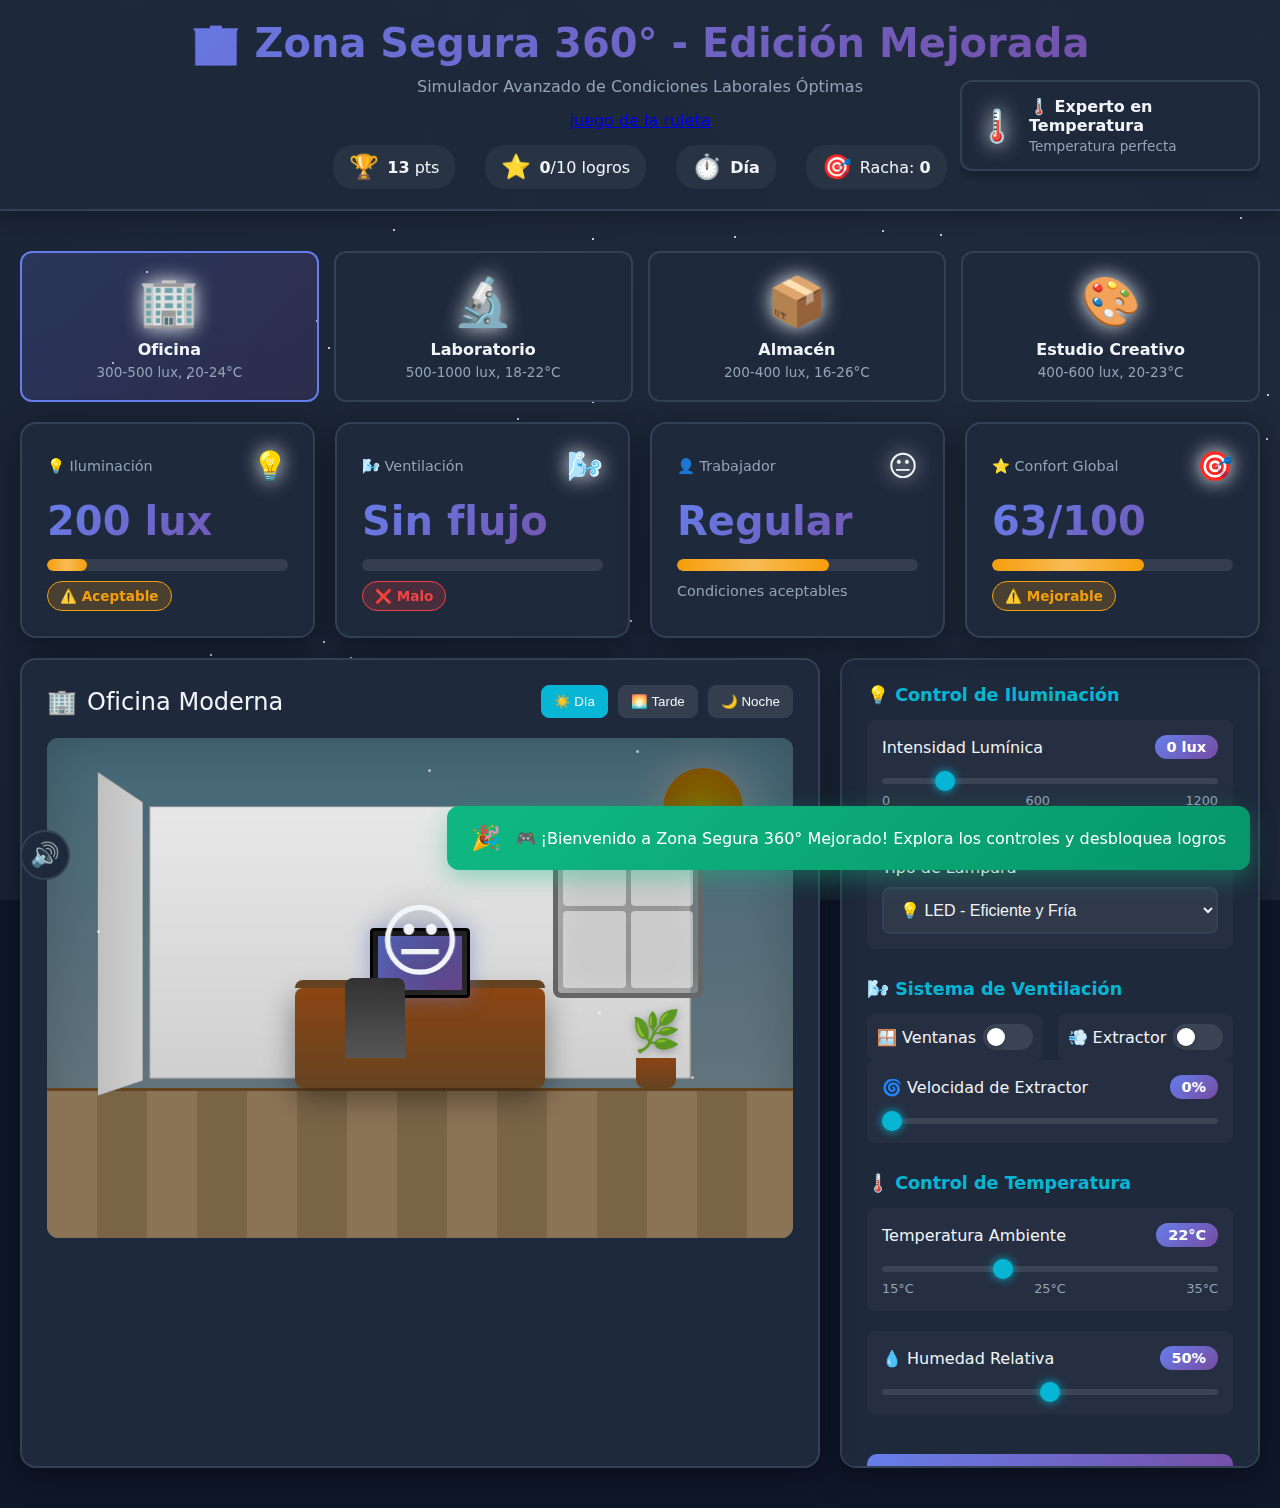
<file: index.html>
<!DOCTYPE html>
<html lang="es">
<head>
    <meta charset="UTF-8">
    <meta name="viewport" content="width=device-width, initial-scale=1.0">
    <title>Zona Segura 360° - Edición Mejorada</title>
    <style>
        :root {
            --primary: linear-gradient(135deg, #667eea 0%, #764ba2 100%);
            --success: #10b981;
            --warning: #f59e0b;
            --danger: #ef4444;
            --bg: #0f172a;
            --card-bg: #1e293b;
            --card-hover: #334155;
            --text: #f1f5f9;
            --text-dim: #94a3b8;
            --border: #334155;
            --accent: #06b6d4;
        }
        * {
            margin: 0;
            padding: 0;
            box-sizing: border-box;
        }
        body {
            font-family: 'Segoe UI', system-ui, sans-serif;
            background: var(--bg);
            color: var(--text);
            min-height: 100vh;
            overflow-x: hidden;
        }
        /* Fondo animado */
        .animated-bg {
            position: fixed;
            top: 0;
            left: 0;
            width: 100%;
            height: 100%;
            z-index: -1;
            background: linear-gradient(45deg, #0f172a 0%, #1e293b 50%, #0f172a 100%);
            background-size: 400% 400%;
            animation: gradientShift 15s ease infinite;
        }

        @keyframes gradientShift {
            0%, 100% { background-position: 0% 50%; }
            50% { background-position: 100% 50%; }
        }

        .stars {
            position: fixed;
            width: 100%;
            height: 100%;
            z-index: -1;
        }

        .star {
            position: absolute;
            width: 2px;
            height: 2px;
            background: white;
            border-radius: 50%;
            animation: twinkle 3s infinite;
        }

        @keyframes twinkle {
            0%, 100% { opacity: 0.3; }
            50% { opacity: 1; }
        }

        /* Header mejorado */
        header {
            background: rgba(30, 41, 59, 0.8);
            backdrop-filter: blur(10px);
            padding: 20px;
            text-align: center;
            border-bottom: 2px solid var(--border);
            box-shadow: 0 4px 20px rgba(0, 0, 0, 0.3);
        }

        h1 {
            font-size: 2.5rem;
            background: var(--primary);
            -webkit-background-clip: text;
            -webkit-text-fill-color: transparent;
            background-clip: text;
            margin-bottom: 10px;
            animation: slideDown 0.5s ease-out;
        }

        @keyframes slideDown {
            from {
                opacity: 0;
                transform: translateY(-20px);
            }
            to {
                opacity: 1;
                transform: translateY(0);
            }
        }

        .stats-bar {
            display: flex;
            justify-content: center;
            gap: 30px;
            margin-top: 15px;
            flex-wrap: wrap;
        }

        .stat-item {
            display: flex;
            align-items: center;
            gap: 8px;
            background: rgba(255, 255, 255, 0.05);
            padding: 8px 16px;
            border-radius: 20px;
            transition: transform 0.3s;
        }

        .stat-item:hover {
            transform: translateY(-2px);
        }

        .stat-icon {
            font-size: 1.5rem;
        }

        .container {
            max-width: 1600px;
            margin: 0 auto;
            padding: 20px;
        }

        /* Selector de escenarios */
        .scenario-selector {
            display: grid;
            grid-template-columns: repeat(auto-fit, minmax(200px, 1fr));
            gap: 15px;
            margin: 20px 0;
        }

        .scenario-card {
            background: var(--card-bg);
            padding: 20px;
            border-radius: 12px;
            border: 2px solid var(--border);
            cursor: pointer;
            transition: all 0.3s;
            text-align: center;
        }

        .scenario-card:hover {
            transform: translateY(-5px);
            border-color: var(--accent);
            box-shadow: 0 10px 30px rgba(6, 182, 212, 0.3);
        }

        .scenario-card.active {
            background: linear-gradient(135deg, rgba(102, 126, 234, 0.2), rgba(118, 75, 162, 0.2));
            border-color: #667eea;
        }

        .scenario-icon {
            font-size: 3rem;
            margin-bottom: 10px;
            filter: drop-shadow(0 0 10px currentColor);
        }

        .scenario-name {
            font-weight: 600;
            margin-bottom: 5px;
        }

        .scenario-desc {
            font-size: 0.85rem;
            color: var(--text-dim);
        }

        /* Layout principal mejorado */
        .main-content {
            display: grid;
            grid-template-columns: 1fr 420px;
            gap: 20px;
            margin: 20px 0;
        }

        /* Escenario 3D mejorado */
        .scene-container {
            background: var(--card-bg);
            border-radius: 16px;
            padding: 25px;
            border: 2px solid var(--border);
            box-shadow: 0 8px 32px rgba(0, 0, 0, 0.4);
            position: relative;
            overflow: hidden;
        }

        .scene-header {
            display: flex;
            justify-content: space-between;
            align-items: center;
            margin-bottom: 20px;
        }

        .scene-title {
            font-size: 1.5rem;
            display: flex;
            align-items: center;
            gap: 10px;
        }

        .time-control {
            display: flex;
            gap: 10px;
            align-items: center;
        }

        .time-btn {
            background: rgba(255, 255, 255, 0.1);
            border: 1px solid var(--border);
            color: var(--text);
            padding: 8px 12px;
            border-radius: 8px;
            cursor: pointer;
            transition: all 0.3s;
        }

        .time-btn:hover {
            background: rgba(255, 255, 255, 0.2);
            transform: scale(1.05);
        }

        .time-btn.active {
            background: var(--accent);
            border-color: var(--accent);
        }

        .scene-3d {
            position: relative;
            width: 100%;
            height: 500px;
            background: linear-gradient(to bottom, #87ceeb, #e0f2fe);
            border-radius: 12px;
            overflow: hidden;
            perspective: 1000px;
            box-shadow: inset 0 0 50px rgba(0, 0, 0, 0.2);
        }

        /* Efectos de tiempo */
        .scene-3d.night {
            background: linear-gradient(to bottom, #1a1a2e, #16213e);
        }

        .scene-3d.evening {
            background: linear-gradient(to bottom, #ff6b6b, #feca57);
        }

        /* Sol/Luna */
        .celestial-body {
            position: absolute;
            width: 80px;
            height: 80px;
            border-radius: 50%;
            transition: all 1s ease;
            filter: drop-shadow(0 0 20px currentColor);
        }

        .sun {
            background: radial-gradient(circle, #ffd700, #ff8c00);
            top: 30px;
            right: 50px;
        }

        .moon {
            background: radial-gradient(circle, #f0f0f0, #c0c0c0);
            top: 30px;
            right: 50px;
            display: none;
        }

        .scene-3d.night .moon {
            display: block;
        }

        .scene-3d.night .sun {
            display: none;
        }

        /* Elementos de escena mejorados */
        .lighting-overlay {
            position: absolute;
            inset: 0;
            background: rgba(0, 0, 0, 0.5);
            transition: all 0.5s;
            pointer-events: none;
            mix-blend-mode: multiply;
        }

        .room-3d {
            position: absolute;
            inset: 0;
            transform-style: preserve-3d;
        }

        .wall {
            position: absolute;
            background: linear-gradient(to bottom, #e8e8e8, #d0d0d0);
            border: 1px solid #999;
        }

        .wall.back {
            top: 50px;
            left: 10%;
            right: 10%;
            height: 300px;
            transform: translateZ(-100px);
        }

        .wall.left {
            top: 50px;
            left: 10%;
            width: 150px;
            height: 300px;
            background: linear-gradient(to right, #c0c0c0, #d0d0d0);
            transform: rotateY(90deg) translateZ(-75px);
        }

        .floor {
            position: absolute;
            bottom: 0;
            left: 0;
            right: 0;
            height: 150px;
            background: repeating-linear-pattern;
            background: 
                repeating-linear-gradient(
                    90deg,
                    #8b7355 0px,
                    #8b7355 50px,
                    #7a6446 50px,
                    #7a6446 100px
                );
            border-top: 3px solid #654321;
        }

        .furniture {
            position: absolute;
            transition: all 0.5s;
        }

        .desk {
            bottom: 150px;
            left: 50%;
            transform: translateX(-50%);
            width: 250px;
            height: 100px;
            background: linear-gradient(to bottom, #8b4513, #654321);
            border-radius: 8px;
            box-shadow: 0 10px 30px rgba(0, 0, 0, 0.4);
        }

        .desk::before {
            content: '';
            position: absolute;
            top: -8px;
            left: 0;
            right: 0;
            height: 8px;
            background: #654321;
            border-radius: 8px 8px 0 0;
        }

        .monitor {
            position: absolute;
            top: -60px;
            left: 50%;
            transform: translateX(-50%);
            width: 100px;
            height: 70px;
            background: linear-gradient(135deg, #1a1a1a, #2a2a2a);
            border: 3px solid #000;
            border-radius: 4px;
            box-shadow: 0 0 20px rgba(102, 126, 234, 0.5);
        }

        .monitor::after {
            content: '';
            position: absolute;
            inset: 5px;
            background: linear-gradient(135deg, #667eea, #764ba2);
            opacity: 0.8;
        }

        .chair {
            bottom: 180px;
            left: 40%;
            width: 60px;
            height: 80px;
            background: linear-gradient(to bottom, #333, #555);
            border-radius: 8px 8px 0 0;
        }

        .plant {
            bottom: 150px;
            right: 15%;
            width: 50px;
            height: 80px;
        }

        .plant-pot {
            position: absolute;
            bottom: 0;
            left: 50%;
            transform: translateX(-50%);
            width: 40px;
            height: 30px;
            background: linear-gradient(to bottom, #8b4513, #654321);
            border-radius: 0 0 8px 8px;
        }

        .plant-leaves {
            position: absolute;
            top: 0;
            left: 50%;
            transform: translateX(-50%);
            font-size: 2.5rem;
            filter: drop-shadow(0 2px 4px rgba(0, 0, 0, 0.3));
        }

        .window-frame {
            position: absolute;
            top: 80px;
            right: 12%;
            width: 150px;
            height: 180px;
            background: rgba(135, 206, 250, 0.3);
            border: 5px solid #666;
            border-radius: 8px;
            display: grid;
            grid-template-columns: 1fr 1fr;
            grid-template-rows: 1fr 1fr;
            gap: 5px;
            padding: 5px;
            transition: all 0.5s;
            box-shadow: inset 0 0 30px rgba(255, 255, 255, 0.3);
        }

        .window-frame.closed {
            background: rgba(100, 100, 100, 0.6);
        }

        .window-pane {
            background: rgba(255, 255, 255, 0.5);
            border-radius: 4px;
        }

        .worker-avatar {
            position: absolute;
            bottom: 250px;
            left: 50%;
            transform: translateX(-50%);
            font-size: 5rem;
            transition: all 0.5s;
            filter: drop-shadow(0 5px 15px rgba(0, 0, 0, 0.4));
            animation: float 3s ease-in-out infinite;
        }

        @keyframes float {
            0%, 100% { transform: translateX(-50%) translateY(0); }
            50% { transform: translateX(-50%) translateY(-10px); }
        }

        /* Partículas mejoradas */
        .particles-container {
            position: absolute;
            inset: 0;
            overflow: hidden;
            pointer-events: none;
        }

        .air-particle {
            position: absolute;
            width: 4px;
            height: 25px;
            background: linear-gradient(to bottom, rgba(173, 216, 230, 0), rgba(173, 216, 230, 0.8), rgba(173, 216, 230, 0));
            border-radius: 2px;
            animation: airFlow 4s linear infinite;
            filter: blur(1px);
        }

        @keyframes airFlow {
            from {
                transform: translate(0, 0) rotate(0deg);
                opacity: 0;
            }
            20% { opacity: 1; }
            80% { opacity: 1; }
            to {
                transform: translate(150px, -100px) rotate(180deg);
                opacity: 0;
            }
        }

        .dust-particle {
            position: absolute;
            width: 3px;
            height: 3px;
            background: rgba(255, 255, 255, 0.6);
            border-radius: 50%;
            animation: dustFloat 6s ease-in-out infinite;
        }

        @keyframes dustFloat {
            0%, 100% {
                transform: translate(0, 0);
                opacity: 0.3;
            }
            50% {
                transform: translate(30px, -50px);
                opacity: 1;
            }
        }

        /* Panel de controles mejorado */
        .controls-panel {
            background: var(--card-bg);
            border-radius: 16px;
            padding: 25px;
            border: 2px solid var(--border);
            box-shadow: 0 8px 32px rgba(0, 0, 0, 0.4);
            max-height: 90vh;
            overflow-y: auto;
        }

        .controls-panel::-webkit-scrollbar {
            width: 8px;
        }

        .controls-panel::-webkit-scrollbar-track {
            background: rgba(255, 255, 255, 0.05);
            border-radius: 4px;
        }

        .controls-panel::-webkit-scrollbar-thumb {
            background: var(--accent);
            border-radius: 4px;
        }

        .control-section {
            margin-bottom: 30px;
        }

        .section-title {
            font-size: 1.1rem;
            font-weight: 600;
            margin-bottom: 15px;
            color: var(--accent);
            display: flex;
            align-items: center;
            gap: 8px;
        }

        .control-group {
            margin-bottom: 20px;
            padding: 15px;
            background: rgba(255, 255, 255, 0.03);
            border-radius: 8px;
            transition: all 0.3s;
        }

        .control-group:hover {
            background: rgba(255, 255, 255, 0.06);
        }

        .control-label {
            display: flex;
            justify-content: space-between;
            align-items: center;
            margin-bottom: 10px;
            font-weight: 500;
        }

        .value-badge {
            background: var(--primary);
            color: white;
            padding: 4px 12px;
            border-radius: 12px;
            font-size: 0.9rem;
            font-weight: 600;
        }

        /* Slider mejorado */
        input[type="range"] {
            width: 100%;
            height: 6px;
            border-radius: 3px;
            background: rgba(255, 255, 255, 0.1);
            outline: none;
            -webkit-appearance: none;
            position: relative;
        }

        input[type="range"]::-webkit-slider-thumb {
            -webkit-appearance: none;
            width: 20px;
            height: 20px;
            border-radius: 50%;
            background: var(--accent);
            cursor: pointer;
            box-shadow: 0 0 10px var(--accent);
            transition: all 0.3s;
        }

        input[type="range"]::-webkit-slider-thumb:hover {
            transform: scale(1.3);
            box-shadow: 0 0 20px var(--accent);
        }

        input[type="range"]::-moz-range-thumb {
            width: 20px;
            height: 20px;
            border-radius: 50%;
            background: var(--accent);
            cursor: pointer;
            border: none;
            box-shadow: 0 0 10px var(--accent);
        }

        /* Select mejorado */
        select {
            width: 100%;
            padding: 12px;
            background: rgba(255, 255, 255, 0.05);
            border: 2px solid var(--border);
            border-radius: 8px;
            color: var(--text);
            font-size: 1rem;
            cursor: pointer;
            transition: all 0.3s;
        }

        select:hover {
            border-color: var(--accent);
            background: rgba(255, 255, 255, 0.08);
        }

        select:focus {
            outline: none;
            border-color: var(--accent);
            box-shadow: 0 0 0 3px rgba(6, 182, 212, 0.1);
        }

        select option {
            background: var(--card-bg);
            color: var(--text);
        }

        /* Toggle mejorado */
        .toggle-container {
            display: flex;
            gap: 15px;
        }

        .toggle-item {
            flex: 1;
            display: flex;
            align-items: center;
            justify-content: space-between;
            padding: 10px;
            background: rgba(255, 255, 255, 0.03);
            border-radius: 8px;
            transition: all 0.3s;
        }

        .toggle-item:hover {
            background: rgba(255, 255, 255, 0.06);
        }

        .toggle-switch {
            position: relative;
            width: 50px;
            height: 26px;
        }

        .toggle-switch input {
            opacity: 0;
            width: 0;
            height: 0;
        }

        .toggle-slider {
            position: absolute;
            inset: 0;
            background: rgba(255, 255, 255, 0.1);
            border-radius: 13px;
            cursor: pointer;
            transition: all 0.4s;
        }

        .toggle-slider::before {
            content: '';
            position: absolute;
            width: 18px;
            height: 18px;
            left: 4px;
            bottom: 4px;
            background: white;
            border-radius: 50%;
            transition: all 0.4s;
            box-shadow: 0 2px 5px rgba(0, 0, 0, 0.2);
        }

        input:checked + .toggle-slider {
            background: var(--success);
            box-shadow: 0 0 10px var(--success);
        }

        input:checked + .toggle-slider::before {
            transform: translateX(24px);
        }

        /* Botones mejorados */
        .btn {
            width: 100%;
            padding: 15px;
            background: var(--primary);
            color: white;
            border: none;
            border-radius: 10px;
            font-size: 1rem;
            font-weight: 600;
            cursor: pointer;
            transition: all 0.3s;
            margin-top: 10px;
            position: relative;
            overflow: hidden;
        }

        .btn::before {
            content: '';
            position: absolute;
            top: 50%;
            left: 50%;
            width: 0;
            height: 0;
            border-radius: 50%;
            background: rgba(255, 255, 255, 0.3);
            transform: translate(-50%, -50%);
            transition: width 0.6s, height 0.6s;
        }

        .btn:hover::before {
            width: 300px;
            height: 300px;
        }

        .btn:hover {
            transform: translateY(-3px);
            box-shadow: 0 10px 30px rgba(102, 126, 234, 0.4);
        }

        .btn:active {
            transform: translateY(-1px);
        }

        .btn-secondary {
            background: linear-gradient(135deg, #64748b, #475569);
        }

        .btn-danger {
            background: linear-gradient(135deg, #ef4444, #dc2626);
        }

        .btn-icon {
            margin-right: 8px;
        }

        /* Dashboard mejorado */
        .dashboard {
            display: grid;
            grid-template-columns: repeat(auto-fit, minmax(280px, 1fr));
            gap: 20px;
            margin: 20px 0;
        }

        .metric-card {
            background: var(--card-bg);
            border-radius: 16px;
            padding: 25px;
            border: 2px solid var(--border);
            box-shadow: 0 8px 32px rgba(0, 0, 0, 0.4);
            transition: all 0.3s;
            position: relative;
            overflow: hidden;
        }

        .metric-card::before {
            content: '';
            position: absolute;
            top: 0;
            left: 0;
            right: 0;
            height: 4px;
            background: var(--primary);
            transform: scaleX(0);
            transition: transform 0.3s;
        }

        .metric-card:hover {
            transform: translateY(-5px);
            border-color: var(--accent);
        }

        .metric-card:hover::before {
            transform: scaleX(1);
        }

        .metric-header {
            display: flex;
            justify-content: space-between;
            align-items: center;
            margin-bottom: 15px;
        }

        .metric-title {
            font-size: 0.9rem;
            color: var(--text-dim);
            font-weight: 500;
        }

        .metric-icon {
            font-size: 1.8rem;
            filter: drop-shadow(0 0 10px currentColor);
        }

        .metric-value {
            font-size: 2.5rem;
            font-weight: 700;
            margin-bottom: 15px;
            background: var(--primary);
            -webkit-background-clip: text;
            -webkit-text-fill-color: transparent;
            background-clip: text;
        }

        .progress-bar {
            width: 100%;
            height: 12px;
            background: rgba(255, 255, 255, 0.1);
            border-radius: 6px;
            overflow: hidden;
            margin-bottom: 10px;
            position: relative;
        }

        .progress-fill {
            height: 100%;
            background: var(--success);
            border-radius: 6px;
            transition: all 0.5s cubic-bezier(0.4, 0, 0.2, 1);
            position: relative;
            overflow: hidden;
        }

        .progress-fill::after {
            content: '';
            position: absolute;
            inset: 0;
            background: linear-gradient(90deg, transparent, rgba(255, 255, 255, 0.3), transparent);
            animation: shimmer 2s infinite;
        }

        @keyframes shimmer {
            0% { transform: translateX(-100%); }
            100% { transform: translateX(100%); }
        }

        .status-badge {
            display: inline-flex;
            align-items: center;
            gap: 5px;
            padding: 6px 12px;
            border-radius: 20px;
            font-size: 0.85rem;
            font-weight: 600;
        }

        .status-optimal {
            background: rgba(16, 185, 129, 0.2);
            color: var(--success);
            border: 1px solid var(--success);
        }

        .status-acceptable {
            background: rgba(245, 158, 11, 0.2);
            color: var(--warning);
            border: 1px solid var(--warning);
        }

        .status-poor {
            background: rgba(239, 68, 68, 0.2);
            color: var(--danger);
            border: 1px solid var(--danger);
        }

        /* Modal mejorado */
        .modal {
            display: none;
            position: fixed;
            inset: 0;
            z-index: 1000;
            background: rgba(0, 0, 0, 0.8);
            backdrop-filter: blur(5px);
            align-items: center;
            justify-content: center;
            animation: fadeIn 0.3s;
        }

        .modal.active {
            display: flex;
        }

        .modal-content {
            background: var(--card-bg);
            border: 2px solid var(--border);
            padding: 40px;
            border-radius: 20px;
            max-width: 700px;
            width: 90%;
            max-height: 85vh;
            overflow-y: auto;
            animation: slideUp 0.4s cubic-bezier(0.4, 0, 0.2, 1);
            box-shadow: 0 20px 60px rgba(0, 0, 0, 0.5);
        }

        @keyframes slideUp {
            from {
                transform: translateY(100px);
                opacity: 0;
            }
            to {
                transform: translateY(0);
                opacity: 1;
            }
        }

        .modal-header {
            display: flex;
            justify-content: space-between;
            align-items: center;
            margin-bottom: 25px;
            padding-bottom: 15px;
            border-bottom: 2px solid var(--border);
        }

        .modal-title {
            font-size: 1.8rem;
            background: var(--primary);
            -webkit-background-clip: text;
            -webkit-text-fill-color: transparent;
            background-clip: text;
        }

        .close-btn {
            font-size: 2rem;
            cursor: pointer;
            color: var(--text-dim);
            background: none;
            border: none;
            padding: 0;
            width: 40px;
            height: 40px;
            display: flex;
            align-items: center;
            justify-content: center;
            border-radius: 50%;
            transition: all 0.3s;
        }

        .close-btn:hover {
            background: rgba(239, 68, 68, 0.2);
            color: var(--danger);
            transform: rotate(90deg);
        }

        .info-section {
            margin: 25px 0;
        }

        .info-section h3 {
            color: var(--accent);
            margin-bottom: 15px;
            font-size: 1.3rem;
        }

        .info-box {
            background: rgba(6, 182, 212, 0.1);
            border-left: 4px solid var(--accent);
            padding: 18px;
            margin: 12px 0;
            border-radius: 8px;
            transition: all 0.3s;
        }

        .info-box:hover {
            background: rgba(6, 182, 212, 0.15);
            transform: translateX(5px);
        }

        .info-box strong {
            color: var(--accent);
            font-weight: 600;
        }

        /* Efectos especiales */
        .confetti-piece {
            position: fixed;
            width: 10px;
            height: 10px;
            background: var(--success);
            animation: confettiFall 3s ease-out forwards;
            z-index: 9999;
        }

        @keyframes confettiFall {
            to {
                transform: translateY(100vh) rotate(720deg);
                opacity: 0;
            }
        }

        .toast {
            position: fixed;
            bottom: 30px;
            right: 30px;
            background: linear-gradient(135deg, var(--success), #059669);
            color: white;
            padding: 18px 24px;
            border-radius: 12px;
            box-shadow: 0 8px 24px rgba(16, 185, 129, 0.4);
            z-index: 1000;
            animation: slideInRight 0.4s cubic-bezier(0.4, 0, 0.2, 1);
            display: flex;
            align-items: center;
            gap: 10px;
            font-weight: 500;
        }

        @keyframes slideInRight {
            from {
                transform: translateX(400px);
                opacity: 0;
            }
            to {
                transform: translateX(0);
                opacity: 1;
            }
        }

        .achievements-panel {
            position: fixed;
            top: 80px;
            right: 20px;
            width: 300px;
            max-height: 400px;
            overflow-y: auto;
            z-index: 999;
        }

        .achievement-item {
            background: var(--card-bg);
            border: 2px solid var(--border);
            border-radius: 12px;
            padding: 15px;
            margin-bottom: 10px;
            display: flex;
            align-items: center;
            gap: 12px;
            animation: slideInRight 0.5s;
            box-shadow: 0 4px 12px rgba(0, 0, 0, 0.3);
        }

        .achievement-icon {
            font-size: 2rem;
            filter: drop-shadow(0 0 10px currentColor);
        }

        .achievement-text {
            flex: 1;
        }

        .achievement-title {
            font-weight: 600;
            margin-bottom: 3px;
        }

        .achievement-desc {
            font-size: 0.85rem;
            color: var(--text-dim);
        }

        /* Sonido toggle */
        .sound-toggle {
            position: fixed;
            bottom: 20px;
            left: 20px;
            width: 50px;
            height: 50px;
            background: var(--card-bg);
            border: 2px solid var(--border);
            border-radius: 50%;
            display: flex;
            align-items: center;
            justify-content: center;
            cursor: pointer;
            font-size: 1.5rem;
            transition: all 0.3s;
            z-index: 999;
        }

        .sound-toggle:hover {
            background: var(--accent);
            transform: scale(1.1);
        }

        /* Responsive */
        @media (max-width: 1200px) {
            .main-content {
                grid-template-columns: 1fr;
            }

            .achievements-panel {
                display: none;
            }
        }

        @media (max-width: 768px) {
            h1 {
                font-size: 1.8rem;
            }

            .stats-bar {
                gap: 10px;
            }

            .stat-item {
                padding: 6px 12px;
                font-size: 0.9rem;
            }

            .scene-3d {
                height: 350px;
            }

            .worker-avatar {
                font-size: 3.5rem;
                bottom: 200px;
            }

            .dashboard {
                grid-template-columns: 1fr;
            }

            .modal-content {
                padding: 25px;
            }

            .toast {
                right: 10px;
                left: 10px;
                bottom: 10px;
            }
        }
    </style>
</head>
<body>
    <div class="animated-bg"></div>
    <div class="stars" id="stars"></div>

    <!-- SONIDO DE JUEGO -->
    <div class="sound-toggle" id="soundToggle" title="Toggle Sound">
        🔊
    </div>

    <!-- Achievements Panel -->
    <div class="achievements-panel" id="achievementsPanel"></div>

    <header>
        <h1>🏢 Zona Segura 360° - Edición Mejorada</h1>
        <p class="subtitle" style="color: var(--text-dim); margin-bottom: 15px;">
            Simulador Avanzado de Condiciones Laborales Óptimas
        </p>
        <a href="JUEGO.HTML">juego de la ruleta</a>
        <div class="stats-bar">
            <div class="stat-item">
                <span class="stat-icon">🏆</span>
                <span><strong id="totalScore">0</strong> pts</span>
            </div>
            <div class="stat-item">
                <span class="stat-icon">⭐</span>
                <span><strong id="achievementCount">0</strong>/10 logros</span>
            </div>
            <div class="stat-item">
                <span class="stat-icon">⏱️</span>
                <span><strong id="timeDisplay">Día</strong></span>
            </div>
            <div class="stat-item">
                <span class="stat-icon">🎯</span>
                <span>Racha: <strong id="streakCount">0</strong></span>
            </div>
        </div>
    </header>

    <div class="container">
        <!-- Selector de Escenarios -->
        <div class="scenario-selector">
            <div class="scenario-card active" data-scenario="office">
                <div class="scenario-icon">🏢</div>
                <div class="scenario-name">Oficina</div>
                <div class="scenario-desc">300-500 lux, 20-24°C</div>
            </div>
            <div class="scenario-card" data-scenario="lab">
                <div class="scenario-icon">🔬</div>
                <div class="scenario-name">Laboratorio</div>
                <div class="scenario-desc">500-1000 lux, 18-22°C</div>
            </div>
            <div class="scenario-card" data-scenario="warehouse">
                <div class="scenario-icon">📦</div>
                <div class="scenario-name">Almacén</div>
                <div class="scenario-desc">200-400 lux, 16-26°C</div>
            </div>
            <div class="scenario-card" data-scenario="creative">
                <div class="scenario-icon">🎨</div>
                <div class="scenario-name">Estudio Creativo</div>
                <div class="scenario-desc">400-600 lux, 20-23°C</div>
            </div>
        </div>

        <!-- Dashboard -->
        <div class="dashboard">
            <div class="metric-card">
                <div class="metric-header">
                    <span class="metric-title">💡 Iluminación</span>
                    <span class="metric-icon">💡</span>
                </div>
                <div class="metric-value" id="luxMetricValue">0 lux</div>
                <div class="progress-bar">
                    <div class="progress-fill" id="luxProgress"></div>
                </div>
                <span class="status-badge status-poor" id="luxStatusBadge">⚠️ Insuficiente</span>
            </div>

            <div class="metric-card">
                <div class="metric-header">
                    <span class="metric-title">🌬️ Ventilación</span>
                    <span class="metric-icon">🌬️</span>
                </div>
                <div class="metric-value" id="airMetricValue">Sin flujo</div>
                <div class="progress-bar">
                    <div class="progress-fill" id="airProgress"></div>
                </div>
                <span class="status-badge status-poor" id="airStatusBadge">⚠️ Malo</span>
            </div>

            <div class="metric-card">
                <div class="metric-header">
                    <span class="metric-title">👤 Trabajador</span>
                    <span class="metric-icon" id="workerMetricIcon">😐</span>
                </div>
                <div class="metric-value" id="workerMetricStatus">Regular</div>
                <div class="progress-bar">
                    <div class="progress-fill" id="workerProgress"></div>
                </div>
                <span id="workerConditionDesc" style="color: var(--text-dim); font-size: 0.9rem;">Condiciones normales</span>
            </div>

            <div class="metric-card">
                <div class="metric-header">
                    <span class="metric-title">⭐ Confort Global</span>
                    <span class="metric-icon">🎯</span>
                </div>
                <div class="metric-value" id="scoreMetricValue">0/100</div>
                <div class="progress-bar">
                    <div class="progress-fill" id="scoreProgress"></div>
                </div>
                <span class="status-badge status-poor" id="scoreStatusBadge">📉 Necesita mejoras</span>
            </div>
        </div>

        <!-- Contenido Principal -->
        <div class="main-content">
            <!-- Escenario 3D -->
            <div class="scene-container">
                <div class="scene-header">
                    <div class="scene-title">
                        <span id="scenarioIcon">🏢</span>
                        <span id="scenarioName">Oficina Moderna</span>
                    </div>
                    <div class="time-control">
                        <button class="time-btn active" data-time="day">☀️ Día</button>
                        <button class="time-btn" data-time="evening">🌅 Tarde</button>
                        <button class="time-btn" data-time="night">🌙 Noche</button>
                    </div>
                </div>

                <div class="scene-3d" id="scene3d">
                    <div class="celestial-body sun"></div>
                    <div class="celestial-body moon"></div>
                    <div class="lighting-overlay" id="lightingOverlay"></div>
                    
                    <div class="room-3d">
                        <div class="wall back"></div>
                        <div class="wall left"></div>
                        <div class="floor"></div>
                        
                        <div class="furniture window-frame" id="windowFrame">
                            <div class="window-pane"></div>
                            <div class="window-pane"></div>
                            <div class="window-pane"></div>
                            <div class="window-pane"></div>
                        </div>

                        <div class="furniture desk">
                            <div class="monitor"></div>
                        </div>
                        
                        <div class="furniture chair"></div>
                        
                        <div class="furniture plant">
                            <div class="plant-pot"></div>
                            <div class="plant-leaves">🌿</div>
                        </div>

                        <div class="worker-avatar" id="workerAvatar">😐</div>
                    </div>

                    <div class="particles-container" id="particlesContainer"></div>
                </div>
            </div>

            <!-- Panel de Controles -->
            <div class="controls-panel">
                <div class="control-section">
                    <div class="section-title">💡 Control de Iluminación</div>
                    
                    <div class="control-group">
                        <div class="control-label">
                            <span>Intensidad Lumínica</span>
                            <span class="value-badge" id="luxValueDisplay">0 lux</span>
                        </div>
                        <input type="range" id="luxSlider" min="0" max="1200" value="200" step="10">
                        <div style="display: flex; justify-content: space-between; font-size: 0.8rem; color: var(--text-dim); margin-top: 5px;">
                            <span>0</span>
                            <span>600</span>
                            <span>1200</span>
                        </div>
                    </div>

                    <div class="control-group">
                        <div class="control-label">
                            <span>Tipo de Lámpara</span>
                        </div>
                        <select id="lampType">
                            <option value="led">💡 LED - Eficiente y Fría</option>
                            <option value="fluorescent">🔆 Fluorescente - Estándar</option>
                            <option value="incandescent">🕯️ Incandescente - Cálida</option>
                            <option value="halogen">✨ Halógena - Brillante</option>
                        </select>
                    </div>
                </div>

                <div class="control-section">
                    <div class="section-title">🌬️ Sistema de Ventilación</div>
                    
                    <div class="toggle-container">
                        <div class="toggle-item">
                            <span>🪟 Ventanas</span>
                            <label class="toggle-switch">
                                <input type="checkbox" id="windowToggle">
                                <span class="toggle-slider"></span>
                            </label>
                        </div>
                        <div class="toggle-item">
                            <span>💨 Extractor</span>
                            <label class="toggle-switch">
                                <input type="checkbox" id="extractorToggle">
                                <span class="toggle-slider"></span>
                            </label>
                        </div>
                    </div>

                    <div class="control-group">
                        <div class="control-label">
                            <span>🌀 Velocidad de Extractor</span>
                            <span class="value-badge" id="fanSpeedDisplay">0%</span>
                        </div>
                        <input type="range" id="fanSpeedSlider" min="0" max="100" value="0" step="10">
                    </div>
                </div>

                <div class="control-section">
                    <div class="section-title">🌡️ Control de Temperatura</div>
                    
                    <div class="control-group">
                        <div class="control-label">
                            <span>Temperatura Ambiente</span>
                            <span class="value-badge" id="tempValueDisplay">22°C</span>
                        </div>
                        <input type="range" id="tempSlider" min="15" max="35" value="22" step="0.5">
                        <div style="display: flex; justify-content: space-between; font-size: 0.8rem; color: var(--text-dim); margin-top: 5px;">
                            <span>15°C</span>
                            <span>25°C</span>
                            <span>35°C</span>
                        </div>
                    </div>

                    <div class="control-group">
                        <div class="control-label">
                            <span>💧 Humedad Relativa</span>
                            <span class="value-badge" id="humidityDisplay">50%</span>
                        </div>
                        <input type="range" id="humiditySlider" min="30" max="70" value="50" step="5">
                    </div>
                </div>

                <button class="btn" onclick="autoOptimize()">
                    <span class="btn-icon">✨</span> Auto-Optimizar Ambiente
                </button>
                <button class="btn btn-secondary" onclick="showSummary()">
                    <span class="btn-icon">📚</span> Guía Educativa Completa
                </button>
                <button class="btn btn-danger" onclick="resetAll()">
                    <span class="btn-icon">🔄</span> Reiniciar Todo
                </button>
            </div>
        </div>
    </div>

    <!-- Modal de Resumen -->
    <div class="modal" id="summaryModal">
        <div class="modal-content">
            <div class="modal-header">
                <h2 class="modal-title">📚 Guía Educativa Completa</h2>
                <button class="close-btn" onclick="closeSummary()">&times;</button>
            </div>

            <div class="info-section">
                <h3>💡 Niveles de Iluminación Recomendados</h3>
                <div class="info-box">
                    <strong>🏢 Oficinas generales:</strong> 300-500 lux para trabajo en computadora y lectura
                </div>
                <div class="info-box">
                    <strong>🔬 Laboratorios:</strong> 500-1000 lux para trabajo de precisión
                </div>
                <div class="info-box">
                    <strong>📦 Almacenes:</strong> 200-400 lux para circulación y manejo de mercancías
                </div>
                <div class="info-box">
                    <strong>🎨 Estudios creativos:</strong> 400-600 lux para diseño y arte
                </div>
            </div>

            <div class="info-section">
                <h3>🌬️ Sistemas de Ventilación</h3>
                <div class="info-box">
                    <strong>Ventilación Natural:</strong> Apertura de ventanas para renovación de aire. Efectiva con viento cruzado.
                </div>
                <div class="info-box">
                    <strong>Ventilación Mecánica:</strong> Extractores y ventiladores. Control preciso del flujo de aire.
                </div>
                <div class="info-box">
                    <strong>Sistema Mixto:</strong> Combinación de natural y mecánica. Máxima eficiencia energética.
                </div>
            </div>

            <div class="info-section">
                <h3>🌡️ Confort Térmico</h3>
                <div class="info-box">
                    <strong>Temperatura ideal:</strong> 20-24°C para oficinas. 18-22°C para trabajo físico.
                </div>
                <div class="info-box">
                    <strong>Humedad relativa:</strong> 40-60% para máximo confort y salud respiratoria.
                </div>
            </div>

            <div class="info-section">
                <h3>✅ Tips Profesionales</h3>
                <div class="info-box">
                    <strong>1. Prevención visual:</strong> Iluminación adecuada reduce fatiga ocular en un 40%. Combina luz natural y artificial.
                </div>
                <div class="info-box">
                    <strong>2. Calidad del aire:</strong> Renovar el aire cada hora reduce CO₂ y mejora concentración en un 15%.
                </div>
                <div class="info-box">
                    <strong>3. Productividad:</strong> Ambientes óptimos aumentan rendimiento hasta un 20% y reducen ausentismo.
                </div>
                <div class="info-box">
                    <strong>4. Eficiencia energética:</strong> Lámparas LED consumen 80% menos que incandescentes.
                </div>
                <div class="info-box">
                    <strong>5. Ergonomía lumínica:</strong> Evita reflejos en pantallas. La luz debe venir desde arriba o laterales.
                </div>
            </div>
        </div>
    </div>

    <script>
        // ==========================================
        // CONFIGURACIÓN Y CONSTANTES
        // ==========================================
        
        const SCENARIOS = {
            office: {
                name: 'Oficina Moderna',
                icon: '🏢',
                luxMin: 300,
                luxMax: 500,
                luxIdeal: 400,
                tempMin: 20,
                tempMax: 24,
                tempIdeal: 22,
                humidityIdeal: 50
            },
            lab: {
                name: 'Laboratorio',
                icon: '🔬',
                luxMin: 500,
                luxMax: 1000,
                luxIdeal: 750,
                tempMin: 18,
                tempMax: 22,
                tempIdeal: 20,
                humidityIdeal: 45
            },
            warehouse: {
                name: 'Almacén',
                icon: '📦',
                luxMin: 200,
                luxMax: 400,
                luxIdeal: 300,
                tempMin: 16,
                tempMax: 26,
                tempIdeal: 21,
                humidityIdeal: 55
            },
            creative: {
                name: 'Estudio Creativo',
                icon: '🎨',
                luxMin: 400,
                luxMax: 600,
                luxIdeal: 500,
                tempMin: 20,
                tempMax: 23,
                tempIdeal: 21.5,
                humidityIdeal: 50
            }
        };

        // Estado global
        let state = {
            scenario: 'office',
            lux: 200,
            lampType: 'led',
            windowOpen: false,
            extractorOn: false,
            fanSpeed: 0,
            temperature: 22,
            humidity: 50,
            timeOfDay: 'day',
            score: 0,
            totalPoints: 0,
            streak: 0,
            soundEnabled: true
        };

        let achievements = {
            firstOptimal: false,
            perfectScore: false,
            allScenarios: false,
            nightOptimal: false,
            energySaver: false,
            quickOptimizer: false,
            perfectStreak: false,
            masterVentilation: false,
            temperatureExpert: false,
            lightingPro: false  // CORREGIDO: sin espacio
        };

        let achievementCount = 0;

        // ==========================================
        // SISTEMA DE SONIDO
        // ==========================================
        
        const AudioContext = window.AudioContext || window.webkitAudioContext;
        const audioCtx = new AudioContext();

        function playSound(type) {
            if (!state.soundEnabled) return;
            
            const oscillator = audioCtx.createOscillator();
            const gainNode = audioCtx.createGain();
            
            oscillator.connect(gainNode);
            gainNode.connect(audioCtx.destination);
            
            switch(type) {
                case 'success':
                    oscillator.frequency.setValueAtTime(523.25, audioCtx.currentTime);
                    oscillator.frequency.setValueAtTime(659.25, audioCtx.currentTime + 0.1);
                    gainNode.gain.setValueAtTime(0.3, audioCtx.currentTime);
                    gainNode.gain.exponentialRampToValueAtTime(0.01, audioCtx.currentTime + 0.3);
                    oscillator.start(audioCtx.currentTime);
                    oscillator.stop(audioCtx.currentTime + 0.3);
                    break;
                case 'achievement':
                    oscillator.frequency.setValueAtTime(523.25, audioCtx.currentTime);
                    oscillator.frequency.setValueAtTime(659.25, audioCtx.currentTime + 0.1);
                    oscillator.frequency.setValueAtTime(783.99, audioCtx.currentTime + 0.2);
                    gainNode.gain.setValueAtTime(0.3, audioCtx.currentTime);
                    gainNode.gain.exponentialRampToValueAtTime(0.01, audioCtx.currentTime + 0.5);
                    oscillator.start(audioCtx.currentTime);
                    oscillator.stop(audioCtx.currentTime + 0.5);
                    break;
                case 'click':
                    oscillator.frequency.setValueAtTime(800, audioCtx.currentTime);
                    gainNode.gain.setValueAtTime(0.1, audioCtx.currentTime);
                    gainNode.gain.exponentialRampToValueAtTime(0.01, audioCtx.currentTime + 0.1);
                    oscillator.start(audioCtx.currentTime);
                    oscillator.stop(audioCtx.currentTime + 0.1);
                    break;
            }
        }

        document.getElementById('soundToggle').addEventListener('click', () => {
            state.soundEnabled = !state.soundEnabled;
            document.getElementById('soundToggle').textContent = state.soundEnabled ? '🔊' : '🔇';
            playSound('click');
            saveState();
        });

        // ==========================================
        // GENERACIÓN DE ESTRELLAS
        // ==========================================
        
        function generateStars() {
            const starsContainer = document.getElementById('stars');
            for (let i = 0; i < 100; i++) {
                const star = document.createElement('div');
                star.className = 'star';
                star.style.left = Math.random() * 100 + '%';
                star.style.top = Math.random() * 100 + '%';
                star.style.animationDelay = Math.random() * 3 + 's';
                starsContainer.appendChild(star);
            }
        }

        // ==========================================
        // CÁLCULO DE PUNTAJE MEJORADO
        // ==========================================
        
        function calculateScore() {
            const scenario = SCENARIOS[state.scenario];
            let score = 100;
            let penalties = {
                lux: 0,
                ventilation: 0,
                temperature: 0,
                humidity: 0
            };

            // Penalización por iluminación (0-35 puntos)
            if (state.lux < scenario.luxMin) {
                penalties.lux = Math.min(35, (scenario.luxMin - state.lux) / 8);
            } else if (state.lux > scenario.luxMax) {
                penalties.lux = Math.min(30, (state.lux - scenario.luxMax) / 15);
            } else {
                const distanceToIdeal = Math.abs(state.lux - scenario.luxIdeal);
                penalties.lux = distanceToIdeal / 25;
            }

            // Penalización por ventilación (0-25 puntos)
            const ventilationScore = (state.windowOpen ? 15 : 0) + 
                                     (state.extractorOn ? 10 : 0) + 
                                     (state.fanSpeed / 10);
            penalties.ventilation = Math.max(0, 25 - ventilationScore);

            // Penalización por temperatura (0-25 puntos)
            if (state.temperature < scenario.tempMin) {
                penalties.temperature = (scenario.tempMin - state.temperature) * 2;
            } else if (state.temperature > scenario.tempMax) {
                penalties.temperature = (state.temperature - scenario.tempMax) * 2;
            } else {
                const distanceToIdeal = Math.abs(state.temperature - scenario.tempIdeal);
                penalties.temperature = distanceToIdeal * 1.5;
            }

            // Penalización por humedad (0-15 puntos)
            const humidityDiff = Math.abs(state.humidity - scenario.humidityIdeal);
            penalties.humidity = Math.min(15, humidityDiff / 2);

            // Aplicar penalizaciones
            score -= penalties.lux;
            score -= penalties.ventilation;
            score -= penalties.temperature;
            score -= penalties.humidity;

            // Bonus por eficiencia (LED)
            if (state.lampType === 'led' && state.lux >= scenario.luxMin && state.lux <= scenario.luxMax) {
                score += 5;
            }

            score = Math.max(0, Math.min(100, Math.round(score)));
            
            // Actualizar racha
            if (score >= 85) {
                state.streak++;
                if (state.streak > parseInt(localStorage.getItem('maxStreak') || 0)) {
                    localStorage.setItem('maxStreak', state.streak);
                }
            } else if (score < 50) {
                state.streak = 0;
            }

            state.score = score;
            state.totalPoints += Math.max(0, score - 50);
            
            return score;
        }

        // ==========================================
        // ACTUALIZACIÓN VISUAL
        // ==========================================
        
        function updateScene() {
            calculateScore();
            updateLighting();
            updateVentilation();
            updateWorker();
            updateMetrics();
            updateStats();
            checkAchievements();
            saveState();
        }

        function updateLighting() {
            const maxDarkness = state.timeOfDay === 'night' ? 0.85 : 
                                state.timeOfDay === 'evening' ? 0.4 : 0.6;
            const opacity = maxDarkness - (state.lux / 1200) * maxDarkness;
            document.getElementById('lightingOverlay').style.background = `rgba(0, 0, 0, ${Math.max(0, opacity)})`;
        }

        function updateVentilation() {
            const container = document.getElementById('particlesContainer');
            const windowFrame = document.getElementById('windowFrame');
            
            windowFrame.classList.toggle('closed', !state.windowOpen);
            
            container.innerHTML = '';
            
            if (state.windowOpen || state.extractorOn) {
                const particleCount = Math.min(20, 
                    (state.windowOpen ? 8 : 0) + 
                    (state.extractorOn ? Math.floor(state.fanSpeed / 10) : 0)
                );
                
                for (let i = 0; i < particleCount; i++) {
                    const particle = document.createElement('div');
                    particle.className = 'air-particle';
                    particle.style.left = Math.random() * 90 + '%';
                    particle.style.top = Math.random() * 70 + '%';
                    particle.style.animationDelay = Math.random() * 3 + 's';
                    particle.style.animationDuration = (2 + Math.random() * 2) + 's';
                    container.appendChild(particle);
                }
            }

            // Agregar partículas de polvo si ventilación es baja
            if (!state.windowOpen && !state.extractorOn) {
                for (let i = 0; i < 5; i++) {
                    const dust = document.createElement('div');
                    dust.className = 'dust-particle';
                    dust.style.left = Math.random() * 90 + '%';
                    dust.style.top = Math.random() * 70 + '%';
                    dust.style.animationDelay = Math.random() * 6 + 's';
                    container.appendChild(dust);
                }
            }
        }

        function updateWorker() {
            const worker = document.getElementById('workerAvatar');
            let emoji, status, description;
            
            if (state.score >= 95) {
                emoji = '🤩';
                status = '¡Excelente!';
                description = 'Condiciones perfectas, máximo rendimiento';
            } else if (state.score >= 85) {
                emoji = '😄';
                status = 'Muy Bien';
                description = 'Ambiente óptimo, alta productividad';
            } else if (state.score >= 70) {
                emoji = '😊';
                status = 'Concentrado';
                description = 'Buenas condiciones de trabajo';
            } else if (state.score >= 55) {
                emoji = '😐';
                status = 'Regular';
                description = 'Condiciones aceptables';
            } else if (state.score >= 40) {
                emoji = '😟';
                status = 'Incómodo';
                description = 'Necesita mejoras en el ambiente';
            } else if (state.score >= 25) {
                emoji = '😫';
                status = 'Cansado';
                description = 'Condiciones inadecuadas';
            } else {
                emoji = '😴';
                status = 'Somnoliento';
                description = 'Ambiente muy deficiente';
            }

            worker.textContent = emoji;
            document.getElementById('workerMetricIcon').textContent = emoji;
            document.getElementById('workerMetricStatus').textContent = status;
            document.getElementById('workerConditionDesc').textContent = description;
        }

        function updateMetrics() {
            const scenario = SCENARIOS[state.scenario];
            
            // Métrica de Lux
            document.getElementById('luxMetricValue').textContent = `${state.lux} lux`;
            const luxPercent = (state.lux / 1200) * 100;
            document.getElementById('luxProgress').style.width = luxPercent + '%';
            
            let luxColor, luxStatus;
            if (state.lux >= scenario.luxMin && state.lux <= scenario.luxMax) {
                luxColor = 'var(--success)';
                luxStatus = '✅ Óptimo';
                document.getElementById('luxStatusBadge').className = 'status-badge status-optimal';
            } else if ((state.lux >= 200 && state.lux < scenario.luxMin) || 
                       (state.lux > scenario.luxMax && state.lux <= 800)) {
                luxColor = 'var(--warning)';
                luxStatus = '⚠️ Aceptable';
                document.getElementById('luxStatusBadge').className = 'status-badge status-acceptable';
            } else {
                luxColor = 'var(--danger)';
                luxStatus = '❌ Insuficiente';
                document.getElementById('luxStatusBadge').className = 'status-badge status-poor';
            }
            document.getElementById('luxProgress').style.background = luxColor;
            document.getElementById('luxStatusBadge').textContent = luxStatus;

            // Métrica de Ventilación
            let airValue, airPercent, airColor, airStatus;
            const ventScore = (state.windowOpen ? 50 : 0) + (state.extractorOn ? 50 : 0);
            
            if (state.windowOpen && state.extractorOn) {
                airValue = 'Óptimo';
                airPercent = 100;
                airColor = 'var(--success)';
                airStatus = '✅ Óptimo';
                document.getElementById('airStatusBadge').className = 'status-badge status-optimal';
            } else if (state.windowOpen || state.extractorOn) {
                airValue = 'Aceptable';
                airPercent = ventScore;
                airColor = 'var(--warning)';
                airStatus = '⚠️ Aceptable';
                document.getElementById('airStatusBadge').className = 'status-badge status-acceptable';
            } else {
                airValue = 'Sin flujo';
                airPercent = 0;
                airColor = 'var(--danger)';
                airStatus = '❌ Malo';
                document.getElementById('airStatusBadge').className = 'status-badge status-poor';
            }
            
            document.getElementById('airMetricValue').textContent = airValue;
            document.getElementById('airProgress').style.width = airPercent + '%';
            document.getElementById('airProgress').style.background = airColor;
            document.getElementById('airStatusBadge').textContent = airStatus;

            // Métrica del Trabajador
            const workerPercent = state.score;
            document.getElementById('workerProgress').style.width = workerPercent + '%';
            document.getElementById('workerProgress').style.background = 
                state.score >= 80 ? 'var(--success)' : 
                state.score >= 50 ? 'var(--warning)' : 'var(--danger)';

            // Métrica de Score
            document.getElementById('scoreMetricValue').textContent = `${state.score}/100`;
            document.getElementById('scoreProgress').style.width = state.score + '%';
            
            let scoreColor, scoreStatus;
            if (state.score >= 85) {
                scoreColor = 'var(--success)';
                scoreStatus = '✅ Excelente';
                document.getElementById('scoreStatusBadge').className = 'status-badge status-optimal';
            } else if (state.score >= 60) {
                scoreColor = 'var(--warning)';
                scoreStatus = '⚠️ Mejorable';
                document.getElementById('scoreStatusBadge').className = 'status-badge status-acceptable';
            } else {
                scoreColor = 'var(--danger)';
                scoreStatus = '📉 Necesita mejoras';
                document.getElementById('scoreStatusBadge').className = 'status-badge status-poor';
            }
            document.getElementById('scoreProgress').style.background = scoreColor;
            document.getElementById('scoreStatusBadge').textContent = scoreStatus;
        }

        function updateStats() {
            document.getElementById('totalScore').textContent = state.totalPoints;
            document.getElementById('achievementCount').textContent = achievementCount;
            document.getElementById('streakCount').textContent = state.streak;
            document.getElementById('timeDisplay').textContent = 
                state.timeOfDay === 'day' ? 'Día' : 
                state.timeOfDay === 'evening' ? 'Tarde' : 'Noche';
        }

        // ==========================================
        // SISTEMA DE LOGROS
        // ==========================================
        
        function checkAchievements() {
            if (state.score >= 85 && !achievements.firstOptimal) {
                unlockAchievement('firstOptimal', '🎯 Primera Optimización', 'Has alcanzado condiciones óptimas por primera vez');
            }

            if (state.score >= 98 && !achievements.perfectScore) {
                unlockAchievement('perfectScore', '⭐ Perfección Total', 'Score casi perfecto (98+)');
            }

            if (state.score >= 85 && state.timeOfDay === 'night' && !achievements.nightOptimal) {
                unlockAchievement('nightOptimal', '🌙 Maestro Nocturno', 'Condiciones óptimas de noche');
            }

            if (state.lampType === 'led' && state.score >= 80 && !achievements.energySaver) {
                unlockAchievement('energySaver', '💡 Ahorro Energético', 'Usa LED con excelentes resultados');
            }

            if (state.streak >= 5 && !achievements.perfectStreak) {
                unlockAchievement('perfectStreak', '🔥 Racha Perfecta', '5 puntuaciones seguidas >85');
            }

            if (state.windowOpen && state.extractorOn && state.fanSpeed >= 70 && !achievements.masterVentilation) {
                unlockAchievement('masterVentilation', '🌬️ Maestro de Ventilación', 'Ventilación máxima alcanzada');
            }

            const scenario = SCENARIOS[state.scenario];
            if (Math.abs(state.temperature - scenario.tempIdeal) < 0.5 && !achievements.temperatureExpert) {
                unlockAchievement('temperatureExpert', '🌡️ Experto en Temperatura', 'Temperatura perfecta');
            }

            if (state.lux === scenario.luxIdeal && !achievements.lightingPro) {
                unlockAchievement('lightingPro', '💡 Profesional de Iluminación', 'Lux exacto al ideal');
            }
        }

        function unlockAchievement(id, title, description) {
            achievements[id] = true;
            achievementCount++;
            playSound('achievement');
            showAchievement(title, description);
            saveState();
        }

        function showAchievement(title, description) {
            const panel = document.getElementById('achievementsPanel');
            const item = document.createElement('div');
            item.className = 'achievement-item';
            item.innerHTML = `
                <div class="achievement-icon">${title.split(' ')[0]}</div>
                <div class="achievement-text">
                    <div class="achievement-title">${title}</div>
                    <div class="achievement-desc">${description}</div>
                </div>
            `;
            panel.appendChild(item);
            
            setTimeout(() => {
                item.style.animation = 'slideInRight 0.5s reverse';
                setTimeout(() => item.remove(), 500);
            }, 5000);
        }

        // ==========================================
        // EVENT LISTENERS
        // ==========================================
        
        document.getElementById('luxSlider').addEventListener('input', (e) => {
            state.lux = parseInt(e.target.value);
            document.getElementById('luxValueDisplay').textContent = `${state.lux} lux`;
            updateScene();
        });

        document.getElementById('lampType').addEventListener('change', (e) => {
            state.lampType = e.target.value;
            playSound('click');
            updateScene();
        });

        document.getElementById('windowToggle').addEventListener('change', (e) => {
            state.windowOpen = e.target.checked;
            playSound('click');
            updateScene();
        });

        document.getElementById('extractorToggle').addEventListener('change', (e) => {
            state.extractorOn = e.target.checked;
            if (e.target.checked) {
                state.fanSpeed = 50;
                document.getElementById('fanSpeedSlider').value = 50;
                document.getElementById('fanSpeedDisplay').textContent = '50%';
            }
            playSound('click');
            updateScene();
        });

        document.getElementById('fanSpeedSlider').addEventListener('input', (e) => {
            state.fanSpeed = parseInt(e.target.value);
            document.getElementById('fanSpeedDisplay').textContent = `${state.fanSpeed}%`;
            if (state.fanSpeed > 0) {
                state.extractorOn = true;
                document.getElementById('extractorToggle').checked = true;
            }
            updateScene();
        });

        document.getElementById('tempSlider').addEventListener('input', (e) => {
            state.temperature = parseFloat(e.target.value);
            document.getElementById('tempValueDisplay').textContent = `${state.temperature}°C`;
            updateScene();
        });

        document.getElementById('humiditySlider').addEventListener('input', (e) => {
            state.humidity = parseInt(e.target.value);
            document.getElementById('humidityDisplay').textContent = `${state.humidity}%`;
            updateScene();
        });

        // Selector de escenarios
        document.querySelectorAll('.scenario-card').forEach(card => {
            card.addEventListener('click', (e) => {
                playSound('click');
                document.querySelectorAll('.scenario-card').forEach(c => c.classList.remove('active'));
                card.classList.add('active');
                
                state.scenario = card.dataset.scenario;
                const scenario = SCENARIOS[state.scenario];
                
                document.getElementById('scenarioIcon').textContent = scenario.icon;
                document.getElementById('scenarioName').textContent = scenario.name;
                
                updateScene();
            });
        });

        // Control de tiempo del día
        document.querySelectorAll('.time-btn').forEach(btn => {
            btn.addEventListener('click', (e) => {
                playSound('click');
                document.querySelectorAll('.time-btn').forEach(b => b.classList.remove('active'));
                btn.classList.add('active');
                
                state.timeOfDay = btn.dataset.time;
                const scene = document.getElementById('scene3d');
                scene.className = 'scene-3d ' + state.timeOfDay;
                
                updateScene();
            });
        });

        // ==========================================
        // FUNCIONES DE CONTROL
        // ==========================================
        
        function autoOptimize() {
            const scenario = SCENARIOS[state.scenario];
            
            state.lux = scenario.luxIdeal;
            state.lampType = 'led';
            state.windowOpen = true;
            state.extractorOn = true;
            state.fanSpeed = 70;
            state.temperature = scenario.tempIdeal;
            state.humidity = scenario.humidityIdeal;

            // Actualizar UI
            document.getElementById('luxSlider').value = state.lux;
            document.getElementById('luxValueDisplay').textContent = `${state.lux} lux`;
            document.getElementById('lampType').value = 'led';
            document.getElementById('windowToggle').checked = true;
            document.getElementById('extractorToggle').checked = true;
            document.getElementById('fanSpeedSlider').value = state.fanSpeed;
            document.getElementById('fanSpeedDisplay').textContent = `${state.fanSpeed}%`;
            document.getElementById('tempSlider').value = state.temperature;
            document.getElementById('tempValueDisplay').textContent = `${state.temperature}°C`;
            document.getElementById('humiditySlider').value = state.humidity;
            document.getElementById('humidityDisplay').textContent = `${state.humidity}%`;

            playSound('success');
            updateScene();
            showConfetti();
            showToast('✨ ¡Ambiente optimizado! Condiciones perfectas alcanzadas');
        }

        function resetAll() {
            if (confirm('¿Deseas reiniciar todos los controles y logros?')) {
                state = {
                    scenario: 'office',
                    lux: 200,
                    lampType: 'led',
                    windowOpen: false,
                    extractorOn: false,
                    fanSpeed: 0,
                    temperature: 22,
                    humidity: 50,
                    timeOfDay: 'day',
                    score: 0,
                    totalPoints: 0,
                    streak: 0,
                    soundEnabled: state.soundEnabled
                };

                achievements = Object.keys(achievements).reduce((acc, key) => {
                    acc[key] = false;
                    return acc;
                }, {});
                achievementCount = 0;

                // Reset UI
                document.getElementById('luxSlider').value = 200;
                document.getElementById('luxValueDisplay').textContent = '200 lux';
                document.getElementById('lampType').value = 'led';
                document.getElementById('windowToggle').checked = false;
                document.getElementById('extractorToggle').checked = false;
                document.getElementById('fanSpeedSlider').value = 0;
                document.getElementById('fanSpeedDisplay').textContent = '0%';
                document.getElementById('tempSlider').value = 22;
                document.getElementById('tempValueDisplay').textContent = '22°C';
                document.getElementById('humiditySlider').value = 50;
                document.getElementById('humidityDisplay').textContent = '50%';

                document.querySelectorAll('.scenario-card').forEach(c => c.classList.remove('active'));
                document.querySelector('[data-scenario="office"]').classList.add('active');
                document.querySelectorAll('.time-btn').forEach(b => b.classList.remove('active'));
                document.querySelector('[data-time="day"]').classList.add('active');

                localStorage.clear();
                playSound('click');
                updateScene();
                showToast('🔄 Sistema reiniciado completamente');
            }
        }

        function showSummary() {
            document.getElementById('summaryModal').classList.add('active');
            playSound('click');
        }

        function closeSummary() {
            document.getElementById('summaryModal').classList.remove('active');
        }

        document.getElementById('summaryModal').addEventListener('click', (e) => {
            if (e.target.id === 'summaryModal') closeSummary();
        });

        // ==========================================
        // EFECTOS VISUALES
        // ==========================================
        
        function showConfetti() {
            const colors = ['#10b981', '#3b82f6', '#f59e0b', '#ec4899', '#8b5cf6', '#06b6d4'];
            
            for (let i = 0; i < 80; i++) {
                setTimeout(() => {
                    const confetti = document.createElement('div');
                    confetti.className = 'confetti-piece';
                    confetti.style.left = Math.random() * 100 + 'vw';
                    confetti.style.background = colors[Math.floor(Math.random() * colors.length)];
                    confetti.style.animationDelay = Math.random() * 0.5 + 's';
                    confetti.style.width = (5 + Math.random() * 10) + 'px';
                    confetti.style.height = confetti.style.width;
                    document.body.appendChild(confetti);
                    
                    setTimeout(() => confetti.remove(), 3000);
                }, i * 30);
            }
        }

        function showToast(message) {
            const toast = document.createElement('div');
            toast.className = 'toast';
            toast.innerHTML = `<span style="font-size: 1.5rem; margin-right: 5px;">🎉</span>${message}`;
            document.body.appendChild(toast);
            
            setTimeout(() => {
                toast.style.animation = 'slideInRight 0.4s reverse';
                setTimeout(() => toast.remove(), 400);
            }, 3500);
        }

        // ==========================================
        // PERSISTENCIA
        // ==========================================
        
        function saveState() {
            try {
                localStorage.setItem('zonasegura360_state', JSON.stringify({
                    state,
                    achievements,
                    achievementCount
                }));
            } catch (e) {
                console.log('Error al guardar');
            }
        }

        function loadState() {
            try {
                const saved = localStorage.getItem('zonasegura360_state');
                if (saved) {
                    const data = JSON.parse(saved);
                    state = { ...state, ...data.state };
                    achievements = { ...achievements, ...data.achievements };
                    achievementCount = data.achievementCount || 0;

                    // Actualizar UI
                    document.getElementById('luxSlider').value = state.lux;
                    document.getElementById('luxValueDisplay').textContent = `${state.lux} lux`;
                    document.getElementById('lampType').value = state.lampType;
                    document.getElementById('windowToggle').checked = state.windowOpen;
                    document.getElementById('extractorToggle').checked = state.extractorOn;
                    document.getElementById('fanSpeedSlider').value = state.fanSpeed;
                    document.getElementById('fanSpeedDisplay').textContent = `${state.fanSpeed}%`;
                    document.getElementById('tempSlider').value = state.temperature;
                    document.getElementById('tempValueDisplay').textContent = `${state.temperature}°C`;
                    document.getElementById('humiditySlider').value = state.humidity;
                    document.getElementById('humidityDisplay').textContent = `${state.humidity}%`;
                    document.getElementById('soundToggle').textContent = state.soundEnabled ? '🔊' : '🔇';

                    document.querySelectorAll('.scenario-card').forEach(c => c.classList.remove('active'));
                    document.querySelector(`[data-scenario="${state.scenario}"]`)?.classList.add('active');
                    
                    document.querySelectorAll('.time-btn').forEach(b => b.classList.remove('active'));
                    document.querySelector(`[data-time="${state.timeOfDay}"]`)?.classList.add('active');

                    const scene = document.getElementById('scene3d');
                    scene.className = 'scene-3d ' + state.timeOfDay;

                    const scenario = SCENARIOS[state.scenario];
                    document.getElementById('scenarioIcon').textContent = scenario.icon;
                    document.getElementById('scenarioName').textContent = scenario.name;
                }
            } catch (e) {
                console.log('Error al cargar');
            }
        }

        // ==========================================
        // ATAJOS DE TECLADO
        // ==========================================
        
        document.addEventListener('keydown', (e) => {
            if (e.key === 'Escape' && document.getElementById('summaryModal').classList.contains('active')) {
                closeSummary();
            }
            
            if (e.ctrlKey && e.key === 'o') {
                e.preventDefault();
                autoOptimize();
            }

            if (e.ctrlKey && e.key === 'r') {
                e.preventDefault();
                resetAll();
            }

            if (e.key === 'h') {
                showSummary();
            }
        });

        // ==========================================
        // INICIALIZACIÓN
        // ==========================================
        
        function init() {
            generateStars();
            loadState();
            updateScene();
            
            setTimeout(() => {
                showToast('🎮 ¡Bienvenido a Zona Segura 360° Mejorado! Explora los controles y desbloquea logros');
            }, 800);
        }

        if (document.readyState === 'loading') {
            document.addEventListener('DOMContentLoaded', init);
        } else {
            init();
        }
    </script>
</body>
</html>
</file>
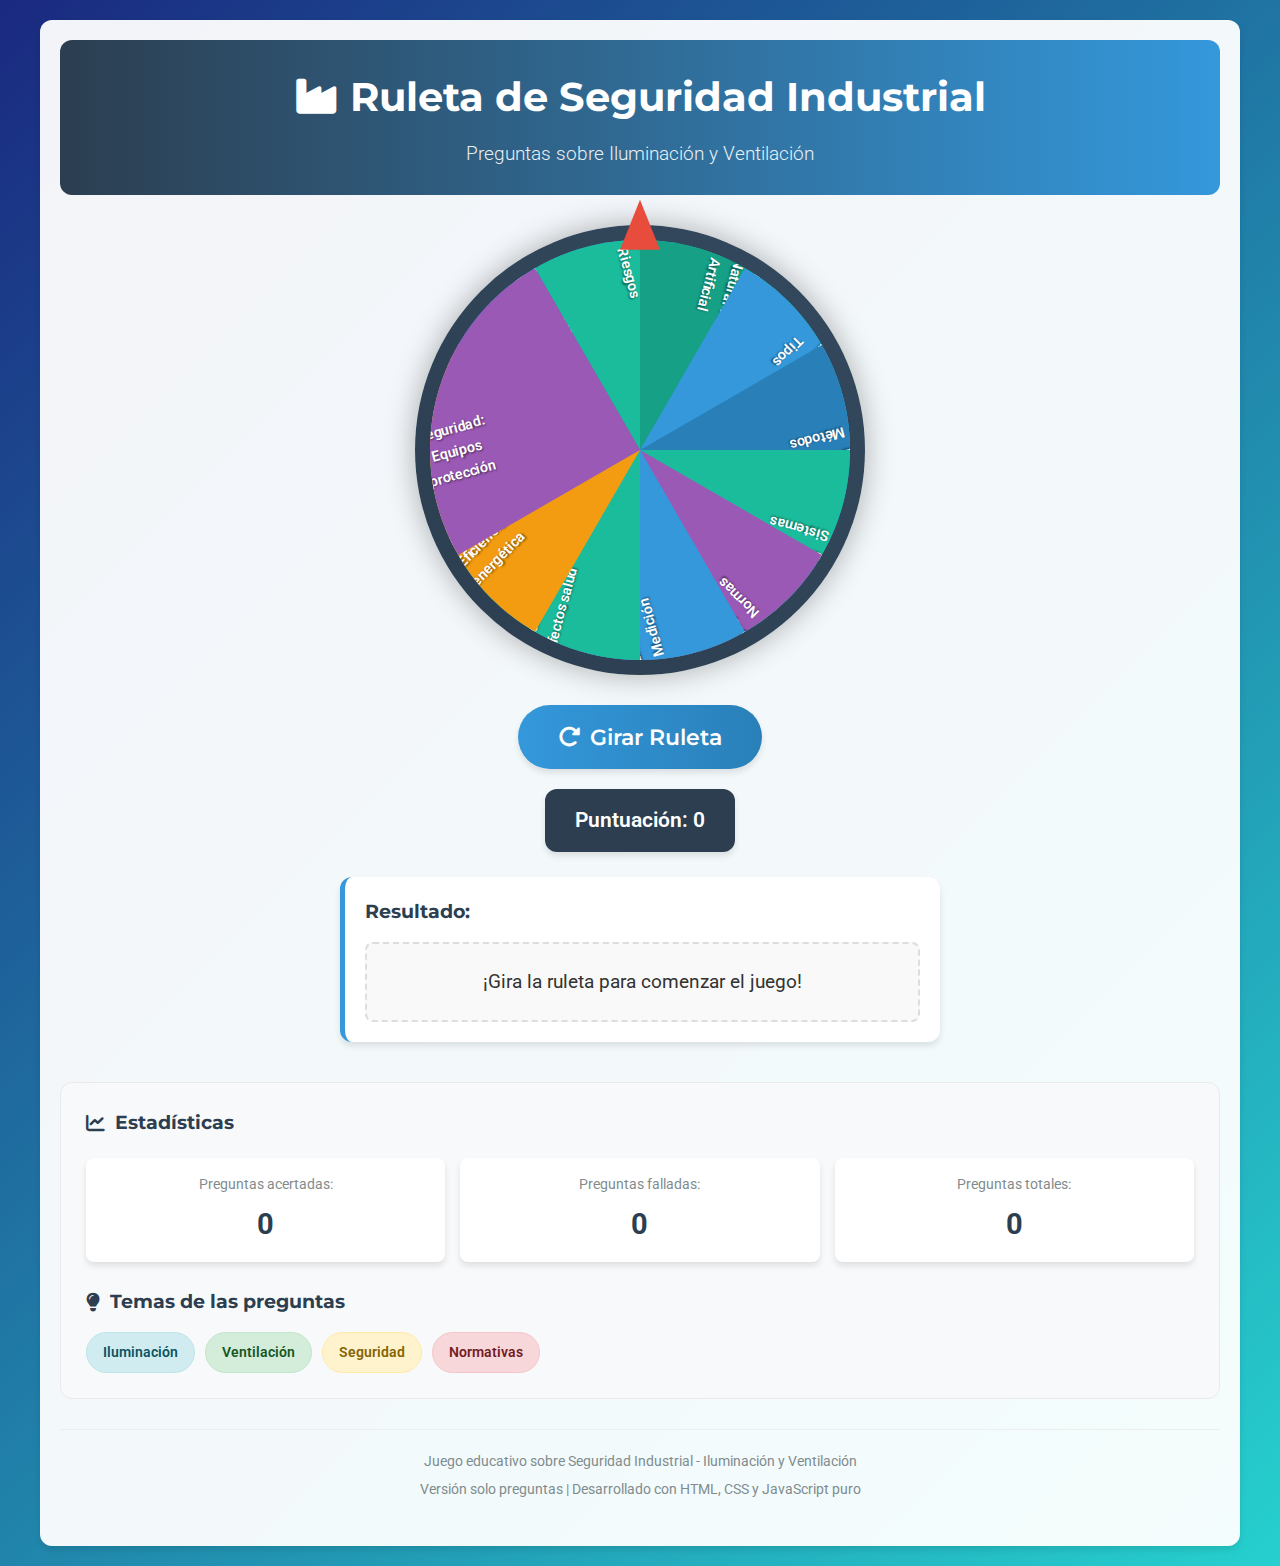
<file: juego2/index.html>
<!DOCTYPE html>
<html lang="es">
<head>
    <meta charset="UTF-8">
    <meta name="viewport" content="width=device-width, initial-scale=1.0">
    <title>Ruleta de Seguridad Industrial - Solo Preguntas</title>
    <link rel="stylesheet" href="styles.css">
    <link rel="stylesheet" href="https://cdnjs.cloudflare.com/ajax/libs/font-awesome/6.4.0/css/all.min.css">
    <link href="https://fonts.googleapis.com/css2?family=Montserrat:wght@400;600;700&family=Roboto:wght@300;400&display=swap" rel="stylesheet">
</head>
<body>
    <div class="container">
        <header>
            <h1><i class="fas fa-industry"></i> Ruleta de Seguridad Industrial</h1>
            <p class="subtitle">Preguntas sobre Iluminación y Ventilación</p>
        </header>

        <main>
            <div class="game-area">
                <div class="wheel-container">
                    <div class="wheel-border">
                        <div class="wheel" id="wheel">
                            <!-- Las secciones se generarán con JavaScript -->
                        </div>
                    </div>
                    <div class="wheel-pointer"></div>
                </div>

                <div class="controls">
                    <button id="spin-btn" class="spin-btn">
                        <i class="fas fa-redo-alt"></i> Girar Ruleta
                    </button>
                    <div class="points-display">
                        <span>Puntuación: </span>
                        <span id="points">0</span>
                    </div>
                </div>

                <div class="result-container">
                    <h3>Resultado:</h3>
                    <div class="result-display" id="result-display">
                        <p>¡Gira la ruleta para comenzar el juego!</p>
                    </div>
                </div>
            </div>

            <div class="info-section">
                <div class="game-stats">
                    <h3><i class="fas fa-chart-line"></i> Estadísticas</h3>
                    <div class="stats-grid">
                        <div class="stat-item">
                            <span class="stat-label">Preguntas acertadas:</span>
                            <span class="stat-value" id="correct-count">0</span>
                        </div>
                        <div class="stat-item">
                            <span class="stat-label">Preguntas falladas:</span>
                            <span class="stat-value" id="incorrect-count">0</span>
                        </div>
                        <div class="stat-item">
                            <span class="stat-label">Preguntas totales:</span>
                            <span class="stat-value" id="total-count">0</span>
                        </div>
                    </div>
                </div>

                <div class="categories">
                    <h3><i class="fas fa-lightbulb"></i> Temas de las preguntas</h3>
                    <div class="category-tags">
                        <span class="tag tag-illumination">Iluminación</span>
                        <span class="tag tag-ventilation">Ventilación</span>
                        <span class="tag tag-safety">Seguridad</span>
                        <span class="tag tag-norms">Normativas</span>
                    </div>
                </div>
            </div>
        </main>

        <footer>
            <p>Juego educativo sobre Seguridad Industrial - Iluminación y Ventilación</p>
            <p>Versión solo preguntas | Desarrollado con HTML, CSS y JavaScript puro</p>
        </footer>
    </div>

    <!-- Modal para preguntas -->
    <div id="question-modal" class="modal">
        <div class="modal-content">
            <span class="close-modal">&times;</span>
            <h3 id="modal-title">Pregunta sobre Seguridad Industrial</h3>
            <div id="modal-body">
                <p id="question-text"></p>
                <div id="options-container"></div>
                <div class="timer-container">
                    <div class="timer-bar">
                        <div id="timer-progress"></div>
                    </div>
                    <p>Tiempo restante: <span id="timer">15</span> segundos</p>
                </div>
                <p id="answer-feedback"></p>
            </div>
            <div class="modal-buttons">
                <button id="submit-answer" class="modal-btn">Enviar respuesta</button>
            </div>
        </div>
    </div>

    <!-- Modal de resultado final -->
    <div id="result-modal" class="modal">
        <div class="modal-content">
            <span class="close-modal">&times;</span>
            <h3 id="result-title">Resultado de la pregunta</h3>
            <div id="result-body">
                <div id="result-icon"></div>
                <p id="result-text"></p>
                <p id="correct-answer"></p>
                <p id="points-earned"></p>
            </div>
            <div class="modal-buttons">
                <button id="next-question" class="modal-btn">Siguiente pregunta</button>
            </div>
        </div>
    </div>

    <script src="app.js"></script>
</body>
</html>
</file>
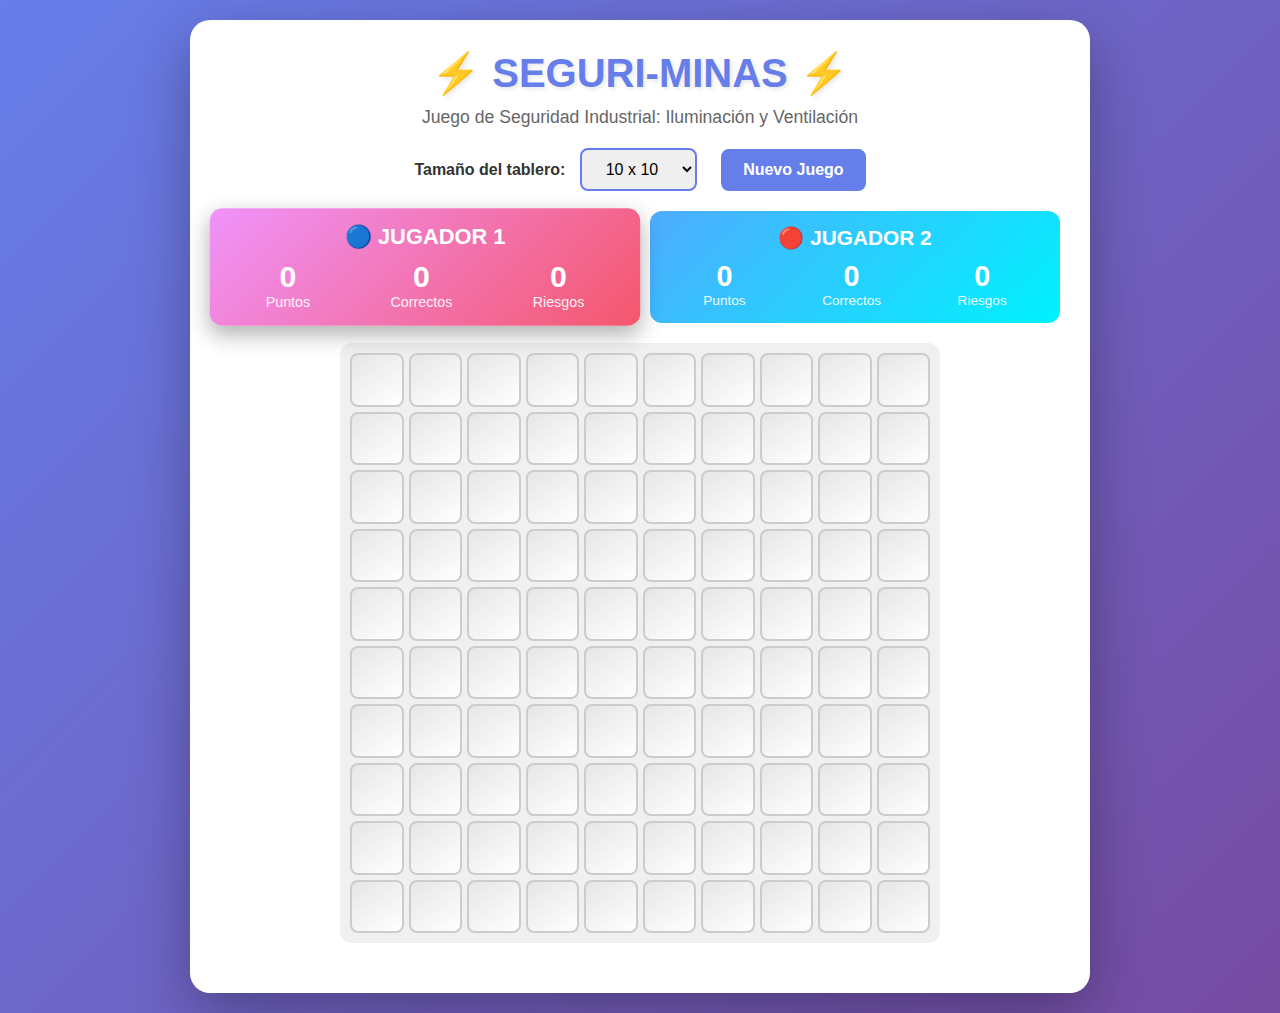
<file: busacami.html>
<!DOCTYPE html>
<html lang="es">
<head>
    <meta charset="UTF-8">
    <meta name="viewport" content="width=device-width, initial-scale=1.0">
    <title>Seguri-Minas - Seguridad Industrial</title>
    <style>
        * {
            margin: 0;
            padding: 0;
            box-sizing: border-box;
        }

        body {
            font-family: 'Segoe UI', Tahoma, Geneva, Verdana, sans-serif;
            background: linear-gradient(135deg, #667eea 0%, #764ba2 100%);
            min-height: 100vh;
            display: flex;
            justify-content: center;
            align-items: center;
            padding: 20px;
        }

        .container {
            background: white;
            border-radius: 20px;
            padding: 30px;
            box-shadow: 0 20px 60px rgba(0,0,0,0.3);
            max-width: 900px;
            width: 100%;
        }

        h1 {
            text-align: center;
            color: #667eea;
            margin-bottom: 10px;
            font-size: 2.5em;
            text-shadow: 2px 2px 4px rgba(0,0,0,0.1);
        }

        .subtitle {
            text-align: center;
            color: #666;
            margin-bottom: 20px;
            font-size: 1.1em;
        }

        .setup {
            text-align: center;
            margin-bottom: 20px;
        }

        .setup label {
            font-weight: bold;
            color: #333;
            margin-right: 10px;
        }

        .setup select, .setup button {
            padding: 10px 20px;
            font-size: 16px;
            border: 2px solid #667eea;
            border-radius: 8px;
            cursor: pointer;
            transition: all 0.3s;
        }

        .setup select {
            margin-right: 20px;
        }

        .setup button {
            background: #667eea;
            color: white;
            font-weight: bold;
        }

        .setup button:hover {
            background: #5568d3;
            transform: translateY(-2px);
            box-shadow: 0 4px 12px rgba(102, 126, 234, 0.4);
        }

        .scoreboard {
            display: flex;
            justify-content: space-around;
            margin-bottom: 20px;
            gap: 20px;
        }

        .player-info {
            flex: 1;
            background: linear-gradient(135deg, #f093fb 0%, #f5576c 100%);
            padding: 15px;
            border-radius: 12px;
            text-align: center;
            color: white;
            transition: all 0.3s;
        }

        .player-info.active {
            transform: scale(1.05);
            box-shadow: 0 8px 20px rgba(0,0,0,0.3);
            animation: pulse 1.5s infinite;
        }

        .player-info.player2 {
            background: linear-gradient(135deg, #4facfe 0%, #00f2fe 100%);
        }

        @keyframes pulse {
            0%, 100% { box-shadow: 0 8px 20px rgba(0,0,0,0.3); }
            50% { box-shadow: 0 8px 30px rgba(0,0,0,0.5); }
        }

        .player-name {
            font-size: 1.3em;
            font-weight: bold;
            margin-bottom: 10px;
        }

        .stats {
            display: flex;
            justify-content: space-around;
            margin-top: 10px;
        }

        .stat {
            text-align: center;
        }

        .stat-value {
            font-size: 1.8em;
            font-weight: bold;
        }

        .stat-label {
            font-size: 0.85em;
            opacity: 0.9;
        }

        .board {
            display: grid;
            gap: 5px;
            margin: 20px auto;
            max-width: 600px;
            background: #f0f0f0;
            padding: 10px;
            border-radius: 12px;
        }

        .cell {
            aspect-ratio: 1;
            background: linear-gradient(145deg, #e6e6e6, #ffffff);
            border: 2px solid #ccc;
            border-radius: 8px;
            cursor: pointer;
            display: flex;
            align-items: center;
            justify-content: center;
            font-size: 0.9em;
            font-weight: bold;
            transition: all 0.3s;
            position: relative;
            overflow: hidden;
        }

        .cell:hover:not(.revealed) {
            transform: translateY(-3px);
            box-shadow: 0 6px 15px rgba(0,0,0,0.2);
            background: linear-gradient(145deg, #fff, #f0f0f0);
        }

        .cell.revealed {
            cursor: default;
            transform: rotateY(180deg);
            animation: flip 0.6s;
        }

        @keyframes flip {
            from { transform: rotateY(0deg); }
            to { transform: rotateY(180deg); }
        }

        .cell.correct {
            background: linear-gradient(135deg, #a8edea 0%, #fed6e3 100%);
            color: #2d5016;
            border-color: #4caf50;
        }

        .cell.mine {
            background: linear-gradient(135deg, #ff9a9e 0%, #fecfef 100%);
            color: #c62828;
            border-color: #f44336;
        }

        .cell-content {
            text-align: center;
            padding: 5px;
            transform: rotateY(180deg);
        }

        .modal {
            display: none;
            position: fixed;
            top: 0;
            left: 0;
            width: 100%;
            height: 100%;
            background: rgba(0,0,0,0.8);
            z-index: 1000;
            justify-content: center;
            align-items: center;
        }

        .modal.show {
            display: flex;
            animation: fadeIn 0.5s;
        }

        @keyframes fadeIn {
            from { opacity: 0; }
            to { opacity: 1; }
        }

        .modal-content {
            background: white;
            padding: 40px;
            border-radius: 20px;
            text-align: center;
            max-width: 500px;
            animation: slideDown 0.5s;
            box-shadow: 0 20px 60px rgba(0,0,0,0.5);
        }

        @keyframes slideDown {
            from { transform: translateY(-100px); opacity: 0; }
            to { transform: translateY(0); opacity: 1; }
        }

        .modal h2 {
            color: #667eea;
            font-size: 2.5em;
            margin-bottom: 20px;
            animation: bounce 1s infinite;
        }

        @keyframes bounce {
            0%, 100% { transform: translateY(0); }
            50% { transform: translateY(-10px); }
        }

        .winner-message {
            font-size: 1.5em;
            color: #333;
            margin: 20px 0;
            font-weight: bold;
        }

        .modal button {
            padding: 15px 40px;
            font-size: 18px;
            background: #667eea;
            color: white;
            border: none;
            border-radius: 10px;
            cursor: pointer;
            font-weight: bold;
            transition: all 0.3s;
            margin-top: 20px;
        }

        .modal button:hover {
            background: #5568d3;
            transform: scale(1.05);
        }

        .tooltip {
            position: absolute;
            background: rgba(0,0,0,0.9);
            color: white;
            padding: 8px 12px;
            border-radius: 6px;
            font-size: 0.85em;
            bottom: 110%;
            left: 50%;
            transform: translateX(-50%);
            white-space: nowrap;
            opacity: 0;
            pointer-events: none;
            transition: opacity 0.3s;
            z-index: 100;
        }

        .cell:hover .tooltip {
            opacity: 1;
        }

        .mine-icon {
            font-size: 2em;
            display: block;
            margin-bottom: 5px;
        }

        .concept-icon {
            font-size: 2em;
            display: block;
            margin-bottom: 5px;
        }

        @media (max-width: 768px) {
            .container {
                padding: 15px;
            }
            h1 {
                font-size: 1.8em;
            }
            .cell {
                font-size: 0.7em;
            }
        }
    </style>
</head>
<body>
    <div class="container">
        <h1>⚡ SEGURI-MINAS ⚡</h1>
        
        <p class="subtitle">Juego de Seguridad Industrial: Iluminación y Ventilación</p>
        <a href=""></a>
        <div class="setup">
            <label>Tamaño del tablero:</label>
            <select id="boardSize">
                <option value="4">4 x 4</option>
                <option value="8">8 x 8</option>
                <option value="10" selected>10 x 10</option>
                <option value="12">12 x 12</option>
            </select>
            <button onclick="initGame()">Nuevo Juego</button>
        </div>

        <div class="scoreboard">
            <div class="player-info player1 active" id="player1Info">
                <div class="player-name">🔵 JUGADOR 1</div>
                <div class="stats">
                    <div class="stat">
                        <div class="stat-value" id="p1Points">0</div>
                        <div class="stat-label">Puntos</div>
                    </div>
                    <div class="stat">
                        <div class="stat-value" id="p1Correct">0</div>
                        <div class="stat-label">Correctos</div>
                    </div>
                    <div class="stat">
                        <div class="stat-value" id="p1Risks">0</div>
                        <div class="stat-label">Riesgos</div>
                    </div>
                </div>
            </div>

            <div class="player-info player2" id="player2Info">
                <div class="player-name">🔴 JUGADOR 2</div>
                <div class="stats">
                    <div class="stat">
                        <div class="stat-value" id="p2Points">0</div>
                        <div class="stat-label">Puntos</div>
                    </div>
                    <div class="stat">
                        <div class="stat-value" id="p2Correct">0</div>
                        <div class="stat-label">Correctos</div>
                    </div>
                    <div class="stat">
                        <div class="stat-value" id="p2Risks">0</div>
                        <div class="stat-label">Riesgos</div>
                    </div>
                </div>
            </div>
        </div>

        <div class="board" id="board"></div>
    </div>

    <div class="modal" id="winnerModal">
        <div class="modal-content">
            <h2>🏆 ¡GANADOR! 🏆</h2>
            <div class="winner-message" id="winnerMessage"></div>
            <button onclick="closeModal()">Cerrar</button>
            <button onclick="initGame(); closeModal();">Nuevo Juego</button>
        </div>
    </div>

    <script>
        const concepts = [
            { text: "💡 Iluminancia = Lux", icon: "💡" },
            { text: "🌬️ Ventilación Natural", icon: "🌬️" },
            { text: "⚙️ Ventilación Mecánica", icon: "⚙️" },
            { text: "💡 Lámparas LED", icon: "💡" },
            { text: "😎 Deslumbramiento Directo", icon: "😎" },
            { text: "🔆 Deslumbramiento Reflejado", icon: "🔆" },
            { text: "📊 Niveles de Lux Recomendados", icon: "📊" },
            { text: "🌡️ Confort Térmico", icon: "🌡️" },
            { text: "🔌 Eficiencia Energética", icon: "🔌" },
            { text: "👁️ Salud Visual", icon: "👁️" },
            { text: "🏭 Renovación de Aire", icon: "🏭" },
            { text: "💨 Extracción Localizada", icon: "💨" }
        ];

        const mines = [
            { text: "⚠️ Deslumbramiento Incapacitante", msg: "Pérdida temporal de visión por exceso de luz", icon: "⚠️" },
            { text: "☠️ Acumulación de Contaminantes", msg: "Gases tóxicos sin ventilación adecuada", icon: "☠️" },
            { text: "🚫 Mala Ventilación", msg: "Falta de renovación del aire interior", icon: "🚫" },
            { text: "⚡ Riesgo Eléctrico", msg: "Instalaciones eléctricas deficientes", icon: "⚡" },
            { text: "🔥 Estrés Térmico", msg: "Temperatura corporal elevada por calor", icon: "🔥" },
            { text: "😵 Fatiga Visual", msg: "Cansancio ocular por iluminación inadecuada", icon: "😵" },
            { text: "💀 Exposición Prolongada", msg: "Daños acumulativos por malas condiciones", icon: "💀" },
            { text: "⛔ Falta de Mantenimiento", msg: "Equipos sin revisión periódica", icon: "⛔" }
        ];

        let gameState = {
            currentPlayer: 1,
            players: [
                { points: 0, correct: 0, risks: 0 },
                { points: 0, correct: 0, risks: 0 }
            ],
            board: [],
            cellsRevealed: 0,
            totalCells: 0,
            gameOver: false
        };

        const audioContext = new (window.AudioContext || window.webkitAudioContext)();

        function playSound(freq, duration, type = 'sine') {
            const osc = audioContext.createOscillator();
            const gain = audioContext.createGain();
            osc.connect(gain);
            gain.connect(audioContext.destination);
            osc.frequency.value = freq;
            osc.type = type;
            gain.gain.setValueAtTime(0.3, audioContext.currentTime);
            gain.gain.exponentialRampToValueAtTime(0.01, audioContext.currentTime + duration);
            osc.start(audioContext.currentTime);
            osc.stop(audioContext.currentTime + duration);
        }

        function playCorrectSound() {
            playSound(523.25, 0.1);
            setTimeout(() => playSound(659.25, 0.15), 100);
        }

        function playMineSound() {
            playSound(200, 0.1, 'sawtooth');
            setTimeout(() => playSound(150, 0.15, 'sawtooth'), 100);
        }

        function playWinSound() {
            const notes = [523.25, 587.33, 659.25, 783.99];
            notes.forEach((note, i) => {
                setTimeout(() => playSound(note, 0.2), i * 150);
            });
        }

        function initGame() {
            const size = parseInt(document.getElementById('boardSize').value);
            gameState = {
                currentPlayer: 1,
                players: [
                    { points: 0, correct: 0, risks: 0 },
                    { points: 0, correct: 0, risks: 0 }
                ],
                board: [],
                cellsRevealed: 0,
                totalCells: size * size,
                gameOver: false
            };

            const mineCount = Math.floor(size * size * 0.2);
            const cells = [];

            for (let i = 0; i < mineCount; i++) {
                cells.push({ ...mines[i % mines.length], isMine: true });
            }

            for (let i = 0; i < size * size - mineCount; i++) {
                cells.push({ ...concepts[i % concepts.length], isMine: false });
            }

            cells.sort(() => Math.random() - 0.5);
            gameState.board = cells;

            renderBoard(size);
            updateScoreboard();
        }

        function renderBoard(size) {
            const board = document.getElementById('board');
            board.innerHTML = '';
            board.style.gridTemplateColumns = `repeat(${size}, 1fr)`;

            gameState.board.forEach((cell, idx) => {
                const cellDiv = document.createElement('div');
                cellDiv.className = 'cell';
                cellDiv.innerHTML = '<span class="tooltip">Clic para revelar</span>';
                cellDiv.onclick = () => revealCell(idx);
                board.appendChild(cellDiv);
            });
        }

        function revealCell(idx) {
            if (gameState.gameOver) return;
            
            const cells = document.querySelectorAll('.cell');
            const cell = cells[idx];
            
            if (cell.classList.contains('revealed')) return;

            const cellData = gameState.board[idx];
            cell.classList.add('revealed');
            gameState.cellsRevealed++;

            const currentPlayerIdx = gameState.currentPlayer - 1;

            if (cellData.isMine) {
                cell.classList.add('mine');
                cell.innerHTML = `<div class="cell-content"><span class="mine-icon">${cellData.icon}</span><div>${cellData.text}</div><small>${cellData.msg}</small></div>`;
                gameState.players[currentPlayerIdx].points = Math.max(0, gameState.players[currentPlayerIdx].points - 1);
                gameState.players[currentPlayerIdx].risks++;
                playMineSound();
                switchPlayer();
            } else {
                cell.classList.add('correct');
                cell.innerHTML = `<div class="cell-content"><span class="concept-icon">${cellData.icon}</span><div>${cellData.text}</div></div>`;
                gameState.players[currentPlayerIdx].points++;
                gameState.players[currentPlayerIdx].correct++;
                playCorrectSound();
            }

            updateScoreboard();

            if (gameState.cellsRevealed === gameState.totalCells) {
                endGame();
            }
        }

        function switchPlayer() {
            gameState.currentPlayer = gameState.currentPlayer === 1 ? 2 : 1;
            updateScoreboard();
        }

        function updateScoreboard() {
            document.getElementById('p1Points').textContent = gameState.players[0].points;
            document.getElementById('p1Correct').textContent = gameState.players[0].correct;
            document.getElementById('p1Risks').textContent = gameState.players[0].risks;

            document.getElementById('p2Points').textContent = gameState.players[1].points;
            document.getElementById('p2Correct').textContent = gameState.players[1].correct;
            document.getElementById('p2Risks').textContent = gameState.players[1].risks;

            document.getElementById('player1Info').classList.toggle('active', gameState.currentPlayer === 1);
            document.getElementById('player2Info').classList.toggle('active', gameState.currentPlayer === 2);
        }

        function endGame() {
            gameState.gameOver = true;
            playWinSound();

            const p1Score = gameState.players[0].points;
            const p2Score = gameState.players[1].points;

            let message;
            if (p1Score > p2Score) {
                message = '🔵 <strong>JUGADOR 1</strong> domina la Seguridad Industrial 🔵';
            } else if (p2Score > p1Score) {
                message = '🔴 <strong>JUGADOR 2</strong> domina la Seguridad Industrial 🔴';
            } else {
                message = '🤝 <strong>¡EMPATE!</strong> Ambos dominan la Seguridad Industrial 🤝';
            }

            message += `<br><br>Puntuación Final:<br>Jugador 1: ${p1Score} pts | Jugador 2: ${p2Score} pts`;

            document.getElementById('winnerMessage').innerHTML = message;
            document.getElementById('winnerModal').classList.add('show');
        }

        function closeModal() {
            document.getElementById('winnerModal').classList.remove('show');
        }

        initGame();
    </script>
</body>
</html>
</file>
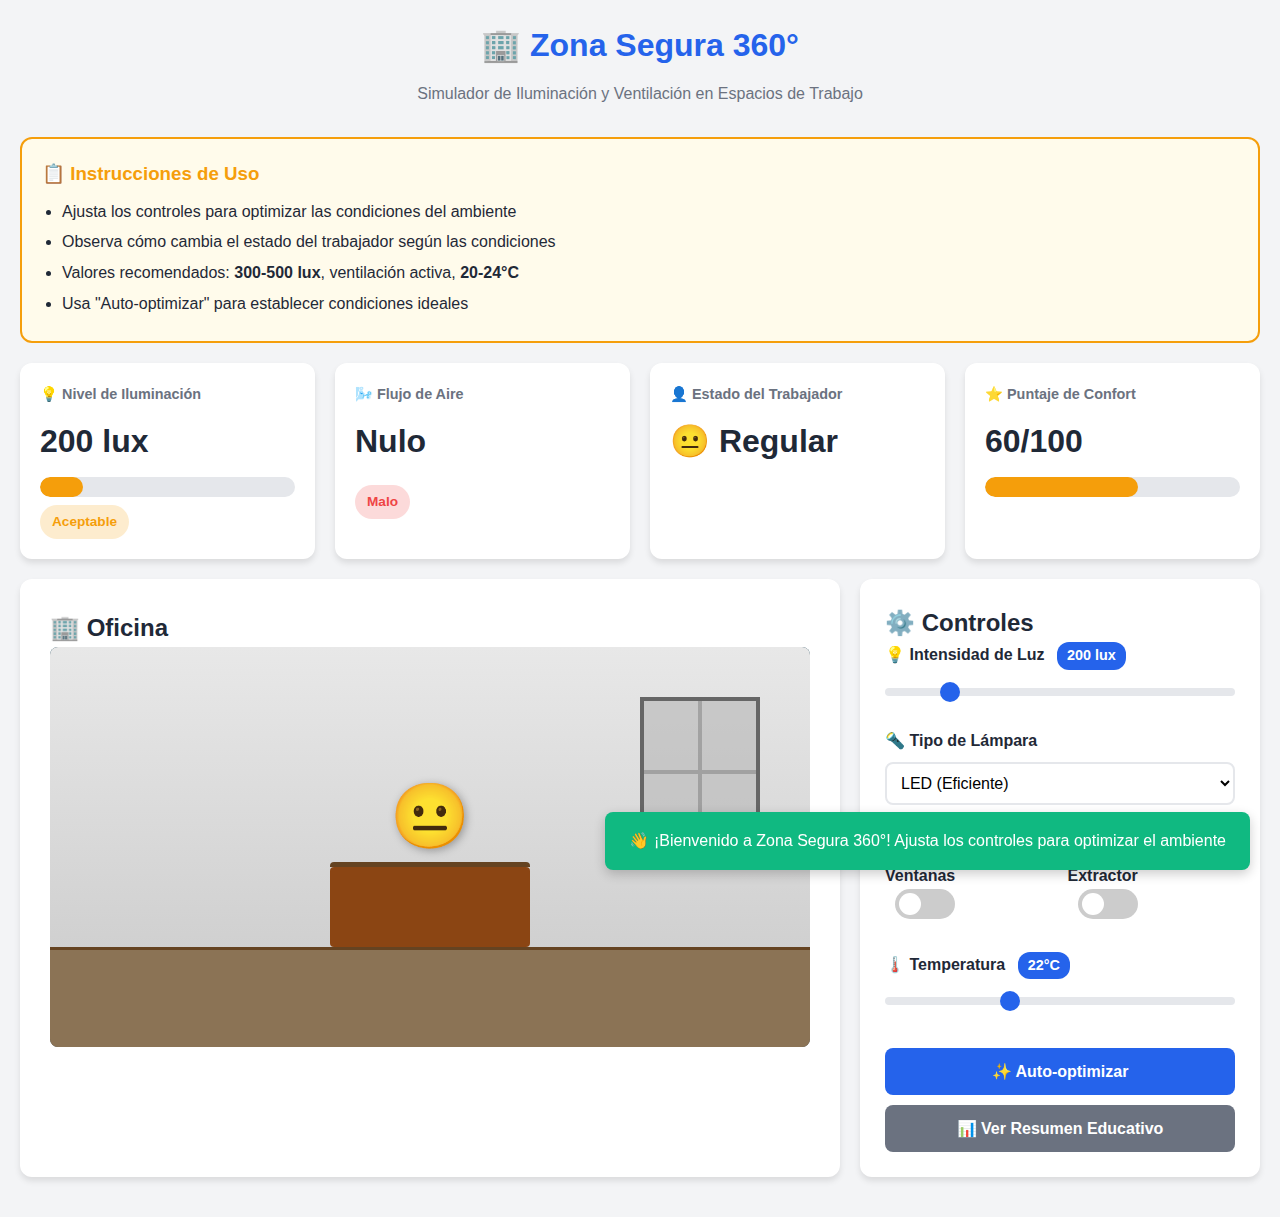
<file: HHUB.html>
<!DOCTYPE html>
<html lang="es">
<head>
    <meta charset="UTF-8">
    <meta name="viewport" content="width=device-width, initial-scale=1.0">
    <title>Zona Segura 360° - Iluminación y Ventilación</title>
    <style>
        /* ============================================
           VARIABLES CSS - Fácil personalización
           ============================================ */
        :root {
            --primary-color: #2563eb;
            --success-color: #10b981;
            --warning-color: #f59e0b;
            --danger-color: #ef4444;
            --bg-color: #f3f4f6;
            --card-bg: #ffffff;
            --text-color: #1f2937;
            --border-color: #e5e7eb;
            --shadow: 0 4px 6px rgba(0, 0, 0, 0.1);
            --transition: all 0.3s ease;
        }

        * {
            margin: 0;
            padding: 0;
            box-sizing: border-box;
        }

        body {
            font-family: -apple-system, BlinkMacSystemFont, 'Segoe UI', Roboto, Oxygen, Ubuntu, Cantarell, sans-serif;
            background: var(--bg-color);
            color: var(--text-color);
            line-height: 1.6;
        }

        /* ============================================
           LAYOUT PRINCIPAL - Responsivo
           ============================================ */
        .container {
            max-width: 1400px;
            margin: 0 auto;
            padding: 20px;
        }

        header {
            text-align: center;
            margin-bottom: 30px;
        }

        h1 {
            font-size: 2rem;
            color: var(--primary-color);
            margin-bottom: 10px;
        }

        .subtitle {
            color: #6b7280;
            font-size: 1rem;
        }

        .main-content {
            display: grid;
            grid-template-columns: 1fr 400px;
            gap: 20px;
            margin-bottom: 20px;
        }

        /* ============================================
           ESCENARIO VISUAL - Oficina
           ============================================ */
        .scene-container {
            background: var(--card-bg);
            border-radius: 12px;
            padding: 30px;
            box-shadow: var(--shadow);
            position: relative;
            min-height: 500px;
        }

        .scene {
            position: relative;
            width: 100%;
            height: 400px;
            background: linear-gradient(to bottom, #87ceeb, #e0f2fe);
            border-radius: 8px;
            overflow: hidden;
            transition: var(--transition);
        }

        /* Efecto de iluminación */
        .lighting-overlay {
            position: absolute;
            top: 0;
            left: 0;
            right: 0;
            bottom: 0;
            background: rgba(0, 0, 0, 0.5);
            transition: var(--transition);
            pointer-events: none;
        }

        /* Oficina elementos */
        .office-floor {
            position: absolute;
            bottom: 0;
            left: 0;
            right: 0;
            height: 100px;
            background: #8b7355;
            border-top: 3px solid #654321;
        }

        .office-wall {
            position: absolute;
            top: 0;
            left: 0;
            right: 0;
            height: 300px;
            background: linear-gradient(to bottom, #e8e8e8, #d0d0d0);
        }

        .window {
            position: absolute;
            top: 50px;
            right: 50px;
            width: 120px;
            height: 150px;
            background: rgba(135, 206, 250, 0.3);
            border: 4px solid #666;
            display: grid;
            grid-template-columns: 1fr 1fr;
            grid-template-rows: 1fr 1fr;
            gap: 4px;
            transition: var(--transition);
        }

        .window.closed {
            background: rgba(100, 100, 100, 0.5);
        }

        .window-pane {
            background: rgba(255, 255, 255, 0.4);
        }

        .desk {
            position: absolute;
            bottom: 100px;
            left: 50%;
            transform: translateX(-50%);
            width: 200px;
            height: 80px;
            background: #8b4513;
            border-radius: 4px;
        }

        .desk::before {
            content: '';
            position: absolute;
            top: -5px;
            left: 0;
            right: 0;
            height: 5px;
            background: #654321;
            border-radius: 4px 4px 0 0;
        }

        .worker {
            position: absolute;
            bottom: 180px;
            left: 50%;
            transform: translateX(-50%);
            font-size: 4rem;
            transition: var(--transition);
            filter: drop-shadow(2px 2px 4px rgba(0,0,0,0.3));
        }

        /* Partículas de ventilación */
        .air-particle {
            position: absolute;
            width: 3px;
            height: 20px;
            background: rgba(173, 216, 230, 0.6);
            border-radius: 2px;
            animation: airFlow 3s linear infinite;
        }

        @keyframes airFlow {
            from {
                transform: translateX(0) translateY(0);
                opacity: 0;
            }
            50% {
                opacity: 1;
            }
            to {
                transform: translateX(100px) translateY(-50px);
                opacity: 0;
            }
        }

        /* Efecto vaho cuando mala ventilación */
        .fog-overlay {
            position: absolute;
            top: 0;
            left: 0;
            right: 0;
            bottom: 0;
            background: rgba(200, 200, 200, 0);
            transition: var(--transition);
            pointer-events: none;
        }

        /* ============================================
           PANEL DE CONTROLES
           ============================================ */
        .controls-panel {
            background: var(--card-bg);
            border-radius: 12px;
            padding: 25px;
            box-shadow: var(--shadow);
        }

        .control-group {
            margin-bottom: 25px;
        }

        .control-group label {
            display: block;
            font-weight: 600;
            margin-bottom: 8px;
            color: var(--text-color);
        }

        .value-display {
            display: inline-block;
            background: var(--primary-color);
            color: white;
            padding: 2px 10px;
            border-radius: 12px;
            font-size: 0.9rem;
            margin-left: 8px;
        }

        input[type="range"] {
            width: 100%;
            height: 8px;
            border-radius: 4px;
            background: var(--border-color);
            outline: none;
            -webkit-appearance: none;
        }

        input[type="range"]::-webkit-slider-thumb {
            -webkit-appearance: none;
            appearance: none;
            width: 20px;
            height: 20px;
            border-radius: 50%;
            background: var(--primary-color);
            cursor: pointer;
            transition: var(--transition);
        }

        input[type="range"]::-webkit-slider-thumb:hover {
            transform: scale(1.2);
        }

        input[type="range"]::-moz-range-thumb {
            width: 20px;
            height: 20px;
            border-radius: 50%;
            background: var(--primary-color);
            cursor: pointer;
            border: none;
        }

        select {
            width: 100%;
            padding: 10px;
            border: 2px solid var(--border-color);
            border-radius: 8px;
            font-size: 1rem;
            background: white;
            cursor: pointer;
            transition: var(--transition);
        }

        select:focus {
            outline: none;
            border-color: var(--primary-color);
        }

        .toggle-group {
            display: flex;
            gap: 15px;
            flex-wrap: wrap;
        }

        .toggle {
            flex: 1;
            min-width: 140px;
        }

        .toggle-switch {
            position: relative;
            display: inline-block;
            width: 60px;
            height: 30px;
            margin-left: 10px;
        }

        .toggle-switch input {
            opacity: 0;
            width: 0;
            height: 0;
        }

        .slider {
            position: absolute;
            cursor: pointer;
            top: 0;
            left: 0;
            right: 0;
            bottom: 0;
            background-color: #ccc;
            transition: var(--transition);
            border-radius: 30px;
        }

        .slider:before {
            position: absolute;
            content: "";
            height: 22px;
            width: 22px;
            left: 4px;
            bottom: 4px;
            background-color: white;
            transition: var(--transition);
            border-radius: 50%;
        }

        input:checked + .slider {
            background-color: var(--success-color);
        }

        input:checked + .slider:before {
            transform: translateX(30px);
        }

        button {
            width: 100%;
            padding: 14px;
            background: var(--primary-color);
            color: white;
            border: none;
            border-radius: 8px;
            font-size: 1rem;
            font-weight: 600;
            cursor: pointer;
            transition: var(--transition);
            margin-top: 10px;
        }

        button:hover {
            transform: translateY(-2px);
            box-shadow: 0 6px 12px rgba(37, 99, 235, 0.3);
        }

        button:active {
            transform: translateY(0);
        }

        .btn-secondary {
            background: #6b7280;
        }

        .btn-secondary:hover {
            background: #4b5563;
        }

        /* ============================================
           DASHBOARD DE INDICADORES
           ============================================ */
        .dashboard {
            display: grid;
            grid-template-columns: repeat(auto-fit, minmax(250px, 1fr));
            gap: 20px;
            margin-bottom: 20px;
        }

        .indicator-card {
            background: var(--card-bg);
            border-radius: 12px;
            padding: 20px;
            box-shadow: var(--shadow);
        }

        .indicator-title {
            font-size: 0.9rem;
            color: #6b7280;
            margin-bottom: 10px;
            font-weight: 600;
        }

        .indicator-value {
            font-size: 2rem;
            font-weight: 700;
            margin-bottom: 10px;
        }

        .meter {
            width: 100%;
            height: 20px;
            background: var(--border-color);
            border-radius: 10px;
            overflow: hidden;
            margin-top: 10px;
        }

        .meter-fill {
            height: 100%;
            background: var(--success-color);
            transition: var(--transition);
            border-radius: 10px;
        }

        .status-badge {
            display: inline-block;
            padding: 6px 12px;
            border-radius: 20px;
            font-size: 0.85rem;
            font-weight: 600;
            margin-top: 8px;
        }

        .status-optimal {
            background: rgba(16, 185, 129, 0.2);
            color: var(--success-color);
        }

        .status-acceptable {
            background: rgba(245, 158, 11, 0.2);
            color: var(--warning-color);
        }

        .status-poor {
            background: rgba(239, 68, 68, 0.2);
            color: var(--danger-color);
        }

        /* ============================================
           MODAL DE RESUMEN
           ============================================ */
        .modal {
            display: none;
            position: fixed;
            z-index: 1000;
            left: 0;
            top: 0;
            width: 100%;
            height: 100%;
            background: rgba(0, 0, 0, 0.7);
            animation: fadeIn 0.3s;
        }

        .modal.active {
            display: flex;
            align-items: center;
            justify-content: center;
        }

        @keyframes fadeIn {
            from { opacity: 0; }
            to { opacity: 1; }
        }

        .modal-content {
            background: var(--card-bg);
            padding: 40px;
            border-radius: 16px;
            max-width: 600px;
            width: 90%;
            max-height: 80vh;
            overflow-y: auto;
            animation: slideUp 0.3s;
        }

        @keyframes slideUp {
            from {
                transform: translateY(50px);
                opacity: 0;
            }
            to {
                transform: translateY(0);
                opacity: 1;
            }
        }

        .modal-header {
            display: flex;
            justify-content: space-between;
            align-items: center;
            margin-bottom: 20px;
        }

        .modal-header h2 {
            color: var(--primary-color);
        }

        .close-btn {
            font-size: 2rem;
            cursor: pointer;
            color: #6b7280;
            background: none;
            border: none;
            padding: 0;
            width: auto;
            line-height: 1;
        }

        .close-btn:hover {
            color: var(--danger-color);
            transform: none;
        }

        .tip-box {
            background: #eff6ff;
            border-left: 4px solid var(--primary-color);
            padding: 15px;
            margin: 15px 0;
            border-radius: 4px;
        }

        .tip-box strong {
            color: var(--primary-color);
        }

        /* ============================================
           CONFETTI - Animación de éxito
           ============================================ */
        .confetti {
            position: fixed;
            width: 10px;
            height: 10px;
            background: var(--success-color);
            position: absolute;
            animation: confettiFall 3s ease-out forwards;
        }

        @keyframes confettiFall {
            to {
                transform: translateY(100vh) rotate(360deg);
                opacity: 0;
            }
        }

        /* ============================================
           NOTIFICACIONES TOAST
           ============================================ */
        .toast {
            position: fixed;
            bottom: 30px;
            right: 30px;
            background: var(--success-color);
            color: white;
            padding: 16px 24px;
            border-radius: 8px;
            box-shadow: 0 4px 12px rgba(0, 0, 0, 0.2);
            z-index: 1000;
            animation: slideIn 0.3s;
        }

        @keyframes slideIn {
            from {
                transform: translateX(400px);
                opacity: 0;
            }
            to {
                transform: translateX(0);
                opacity: 1;
            }
        }

        /* ============================================
           GUÍA DE USO
           ============================================ */
        .guide {
            background: #fffbeb;
            border: 2px solid var(--warning-color);
            border-radius: 12px;
            padding: 20px;
            margin-bottom: 20px;
        }

        .guide h3 {
            color: var(--warning-color);
            margin-bottom: 10px;
        }

        .guide ul {
            margin-left: 20px;
        }

        .guide li {
            margin: 5px 0;
        }

        /* ============================================
           RESPONSIVE - Móvil
           ============================================ */
        @media (max-width: 968px) {
            .main-content {
                grid-template-columns: 1fr;
            }

            .scene {
                height: 300px;
            }

            h1 {
                font-size: 1.5rem;
            }

            .worker {
                font-size: 3rem;
                bottom: 140px;
            }

            .dashboard {
                grid-template-columns: 1fr;
            }
        }

        @media (max-width: 640px) {
            .container {
                padding: 10px;
            }

            .scene-container, .controls-panel {
                padding: 15px;
            }

            .modal-content {
                padding: 20px;
            }

            .toggle-group {
                flex-direction: column;
            }

            .toggle {
                min-width: 100%;
            }
        }
    </style>
</head>
<body>
    <div class="container">
        <!-- ENCABEZADO -->
        <header>
            <h1>🏢 Zona Segura 360°</h1>
            <p class="subtitle">Simulador de Iluminación y Ventilación en Espacios de Trabajo</p>
        </header>

        <!-- GUÍA RÁPIDA -->
        <div class="guide">
            <h3>📋 Instrucciones de Uso</h3>
            <ul>
                <li>Ajusta los controles para optimizar las condiciones del ambiente</li>
                <li>Observa cómo cambia el estado del trabajador según las condiciones</li>
                <li>Valores recomendados: <strong>300-500 lux</strong>, ventilación activa, <strong>20-24°C</strong></li>
                <li>Usa "Auto-optimizar" para establecer condiciones ideales</li>
            </ul>
        </div>

        <!-- DASHBOARD DE INDICADORES -->
        <div class="dashboard">
            <div class="indicator-card">
                <div class="indicator-title">💡 Nivel de Iluminación</div>
                <div class="indicator-value" id="luxDisplay">0 lux</div>
                <div class="meter">
                    <div class="meter-fill" id="luxMeter"></div>
                </div>
                <span class="status-badge" id="luxStatus">Insuficiente</span>
            </div>

            <div class="indicator-card">
                <div class="indicator-title">🌬️ Flujo de Aire</div>
                <div class="indicator-value" id="airflowDisplay">Nulo</div>
                <span class="status-badge status-poor" id="airflowStatus">Malo</span>
            </div>

            <div class="indicator-card">
                <div class="indicator-title">👤 Estado del Trabajador</div>
                <div class="indicator-value" id="workerStatus">😴 Somnoliento</div>
            </div>

            <div class="indicator-card">
                <div class="indicator-title">⭐ Puntaje de Confort</div>
                <div class="indicator-value" id="scoreDisplay">0/100</div>
                <div class="meter">
                    <div class="meter-fill" id="scoreMeter"></div>
                </div>
            </div>
        </div>

        <!-- CONTENIDO PRINCIPAL -->
        <div class="main-content">
            <!-- ESCENARIO VISUAL -->
            <div class="scene-container">
                <h2>🏢 Oficina</h2>
                <div class="scene" id="scene">
                    <div class="lighting-overlay" id="lightingOverlay"></div>
                    <div class="fog-overlay" id="fogOverlay"></div>
                    <div class="office-wall"></div>
                    <div class="window" id="window">
                        <div class="window-pane"></div>
                        <div class="window-pane"></div>
                        <div class="window-pane"></div>
                        <div class="window-pane"></div>
                    </div>
                    <div class="office-floor"></div>
                    <div class="desk"></div>
                    <div class="worker" id="worker">😐</div>
                    <div id="airParticles"></div>
                </div>
            </div>

            <!-- PANEL DE CONTROLES -->
            <div class="controls-panel">
                <h2>⚙️ Controles</h2>

                <div class="control-group">
                    <label for="luxSlider">
                        💡 Intensidad de Luz
                        <span class="value-display" id="luxValue">0 lux</span>
                    </label>
                    <input type="range" id="luxSlider" min="0" max="1200" value="200" step="10">
                </div>

                <div class="control-group">
                    <label for="lampType">🔦 Tipo de Lámpara</label>
                    <select id="lampType">
                        <option value="led">LED (Eficiente)</option>
                        <option value="fluorescent">Fluorescente</option>
                        <option value="incandescent">Incandescente (Cálida)</option>
                    </select>
                </div>

                <div class="control-group">
                    <label>🪟 Ventilación Natural</label>
                    <div class="toggle-group">
                        <div class="toggle">
                            <label>
                                Ventanas
                                <label class="toggle-switch">
                                    <input type="checkbox" id="windowToggle">
                                    <span class="slider"></span>
                                </label>
                            </label>
                        </div>
                        <div class="toggle">
                            <label>
                                Extractor
                                <label class="toggle-switch">
                                    <input type="checkbox" id="extractorToggle">
                                    <span class="slider"></span>
                                </label>
                            </label>
                        </div>
                    </div>
                </div>

                <div class="control-group">
                    <label for="tempSlider">
                        🌡️ Temperatura
                        <span class="value-display" id="tempValue">22°C</span>
                    </label>
                    <input type="range" id="tempSlider" min="15" max="35" value="22" step="1">
                </div>

                <button onclick="autoOptimize()">✨ Auto-optimizar</button>
                <button class="btn-secondary" onclick="showSummary()">📊 Ver Resumen Educativo</button>
            </div>
        </div>
    </div>

    <!-- MODAL DE RESUMEN -->
    <div class="modal" id="summaryModal">
        <div class="modal-content">
            <div class="modal-header">
                <h2>📚 Resumen Educativo</h2>
                <button class="close-btn" onclick="closeSummary()">&times;</button>
            </div>

            <h3>💡 Valores Ideales de Iluminación</h3>
            <div class="tip-box">
                <strong>Oficinas:</strong> 300-500 lux<br>
                <strong>Salas de reuniones:</strong> 200-400 lux<br>
                <strong>Áreas de trabajo detallado:</strong> 500-1000 lux<br>
                <strong>Pasillos:</strong> 100-200 lux
            </div>

            <h3>🌬️ Tipos de Ventilación</h3>
            <div class="tip-box">
                <strong>Natural:</strong> Ventanas y puertas (cruzada recomendada)<br>
                <strong>Mecánica:</strong> Extractores y ventiladores<br>
                <strong>Mixta:</strong> Combinación de ambas (ideal)
            </div>

            <h3>✅ 3 Tips Prácticos</h3>
            <div class="tip-box">
                <strong>1. Iluminación adecuada:</strong> Previene fatiga visual y mejora productividad. Combina luz natural con artificial.
            </div>
            <div class="tip-box">
                <strong>2. Ventilación constante:</strong> Renueva el aire y reduce CO₂. Abre ventanas o usa extractores regularmente.
            </div>
            <div class="tip-box">
                <strong>3. Temperatura confortable:</strong> 20-24°C es el rango ideal para concentración y bienestar en oficinas.
            </div>
        </div>
    </div>

    <script>
        /* ============================================
           VARIABLES GLOBALES Y ESTADO
           ============================================ */
        
        // Valores recomendados para oficina
        const RECOMMENDED = {
            luxMin: 300,
            luxMax: 500,
            luxIdeal: 400,
            tempMin: 20,
            tempMax: 24,
            tempIdeal: 22,
            needsVentilation: true
        };

        // Estado actual
        let state = {
            lux: 200,
            lampType: 'led',
            windowOpen: false,
            extractorOn: false,
            temperature: 22,
            score: 0
        };

        // Elementos DOM
        const elements = {
            luxSlider: document.getElementById('luxSlider'),
            luxValue: document.getElementById('luxValue'),
            luxDisplay: document.getElementById('luxDisplay'),
            luxMeter: document.getElementById('luxMeter'),
            luxStatus: document.getElementById('luxStatus'),
            lampType: document.getElementById('lampType'),
            windowToggle: document.getElementById('windowToggle'),
            extractorToggle: document.getElementById('extractorToggle'),
            tempSlider: document.getElementById('tempSlider'),
            tempValue: document.getElementById('tempValue'),
            airflowDisplay: document.getElementById('airflowDisplay'),
            airflowStatus: document.getElementById('airflowStatus'),
            workerStatus: document.getElementById('workerStatus'),
            scoreDisplay: document.getElementById('scoreDisplay'),
            scoreMeter: document.getElementById('scoreMeter'),
            lightingOverlay: document.getElementById('lightingOverlay'),
            fogOverlay: document.getElementById('fogOverlay'),
            worker: document.getElementById('worker'),
            window: document.getElementById('window'),
            airParticles: document.getElementById('airParticles'),
            summaryModal: document.getElementById('summaryModal')
        };

        /* ============================================
           CÁLCULO DE PUNTAJE
           Combina penalizaciones por iluminación, ventilación y temperatura
           Puntaje base: 100
           ============================================ */
        function calculateScore() {
            let score = 100;
            let penalties = {
                lux: 0,
                ventilation: 0,
                temperature: 0
            };

            // Penalización por iluminación (0-40 puntos)
            // Distancia del valor ideal de lux
            if (state.lux < RECOMMENDED.luxMin) {
                // Muy oscuro: penalización máxima 40
                penalties.lux = Math.min(40, (RECOMMENDED.luxMin - state.lux) / 10);
            } else if (state.lux > RECOMMENDED.luxMax) {
                // Muy brillante: penalización máxima 30
                penalties.lux = Math.min(30, (state.lux - RECOMMENDED.luxMax) / 20);
            } else {
                // Dentro del rango: penalización mínima basada en distancia al ideal
                const distanceToIdeal = Math.abs(state.lux - RECOMMENDED.luxIdeal);
                penalties.lux = distanceToIdeal / 20;
            }

            // Penalización por ventilación (0-30 puntos)
            // Sin ventilación: penalización completa
            if (!state.windowOpen && !state.extractorOn) {
                penalties.ventilation = 30;
            } else if (state.windowOpen && state.extractorOn) {
                // Ventilación óptima: sin penalización
                penalties.ventilation = 0;
            } else {
                // Solo una fuente de ventilación: penalización media
                penalties.ventilation = 15;
            }

            // Penalización por temperatura (0-30 puntos)
            if (state.temperature < RECOMMENDED.tempMin) {
                // Demasiado frío
                penalties.temperature = (RECOMMENDED.tempMin - state.temperature) * 2;
            } else if (state.temperature > RECOMMENDED.tempMax) {
                // Demasiado calor
                penalties.temperature = (state.temperature - RECOMMENDED.tempMax) * 2;
            } else {
                // Temperatura ideal: sin penalización
                penalties.temperature = 0;
            }

            // Aplicar penalizaciones
            score -= penalties.lux;
            score -= penalties.ventilation;
            score -= penalties.temperature;

            // Asegurar que el score esté entre 0 y 100
            score = Math.max(0, Math.min(100, Math.round(score)));
            
            state.score = score;
            return score;
        }

        /* ============================================
           ACTUALIZACIÓN DE INTERFAZ
           ============================================ */
        function updateScene() {
            calculateScore();

            // Actualizar iluminación de la escena
            updateLighting();
            
            // Actualizar ventilación visual
            updateVentilation();
            
            // Actualizar estado del trabajador
            updateWorker();
            
            // Actualizar indicadores
            updateIndicators();

            // Guardar estado en localStorage
            saveState();

            // Verificar logros
            checkAchievements();
        }

        function updateLighting() {
            // Calcular opacidad del overlay oscuro basado en lux
            // 0 lux = totalmente oscuro (0.8 opacity)
            // 1200 lux = muy brillante (0 opacity)
            const maxDarkness = 0.8;
            const opacity = maxDarkness - (state.lux / 1200) * maxDarkness;
            elements.lightingOverlay.style.background = `rgba(0, 0, 0, ${opacity})`;

            // Ajustar tono según tipo de lámpara
            let filterEffect = '';
            if (state.lampType === 'incandescent') {
                // Luz cálida amarillenta
                filterEffect = 'sepia(0.2) saturate(1.1)';
            } else if (state.lampType === 'fluorescent') {
                // Luz fría azulada
                filterEffect = 'hue-rotate(10deg) saturate(0.9)';
            } else {
                // LED neutro
                filterEffect = 'none';
            }
            document.getElementById('scene').style.filter = filterEffect;
        }

        function updateVentilation() {
            const hasVentilation = state.windowOpen || state.extractorOn;
            
            // Actualizar ventana visualmente
            if (state.windowOpen) {
                elements.window.classList.remove('closed');
            } else {
                elements.window.classList.add('closed');
            }

            // Generar partículas de aire si hay ventilación
            elements.airParticles.innerHTML = '';
            if (hasVentilation) {
                const particleCount = state.extractorOn && state.windowOpen ? 15 : 8;
                for (let i = 0; i < particleCount; i++) {
                    const particle = document.createElement('div');
                    particle.className = 'air-particle';
                    particle.style.left = Math.random() * 80 + '%';
                    particle.style.top = Math.random() * 60 + '%';
                    particle.style.animationDelay = Math.random() * 3 + 's';
                    particle.style.animationDuration = (2 + Math.random() * 2) + 's';
                    elements.airParticles.appendChild(particle);
                }
            }

            // Efecto de vaho/niebla cuando hace calor y no hay ventilación
            const isTooHot = state.temperature > RECOMMENDED.tempMax;
            const fogOpacity = (!hasVentilation && isTooHot) ? 0.3 : 0;
            elements.fogOverlay.style.background = `rgba(200, 200, 200, ${fogOpacity})`;
        }

        function updateWorker() {
            // Cambiar emoji del trabajador según el puntaje
            let emoji, status;
            
            if (state.score >= 90) {
                emoji = '😄';
                status = '😄 ¡Excelente!';
            } else if (state.score >= 80) {
                emoji = '😊';
                status = '😊 Concentrado';
            } else if (state.score >= 60) {
                emoji = '😐';
                status = '😐 Regular';
            } else if (state.score >= 40) {
                emoji = '😟';
                status = '😟 Incómodo';
            } else if (state.score >= 20) {
                emoji = '😫';
                status = '😫 Cansado';
            } else {
                emoji = '😴';
                status = '😴 Somnoliento';
            }

            elements.worker.textContent = emoji;
            elements.workerStatus.textContent = status;
        }

        function updateIndicators() {
            // Indicador de Lux
            elements.luxDisplay.textContent = `${state.lux} lux`;
            
            let luxPercent = (state.lux / 1200) * 100;
            let luxColor, luxStatusText, luxStatusClass;
            
            if (state.lux >= RECOMMENDED.luxMin && state.lux <= RECOMMENDED.luxMax) {
                luxColor = '#10b981'; // Verde
                luxStatusText = 'Óptimo';
                luxStatusClass = 'status-optimal';
            } else if (state.lux >= 200 && state.lux < RECOMMENDED.luxMin || 
                       state.lux > RECOMMENDED.luxMax && state.lux <= 800) {
                luxColor = '#f59e0b'; // Amarillo
                luxStatusText = 'Aceptable';
                luxStatusClass = 'status-acceptable';
            } else {
                luxColor = '#ef4444'; // Rojo
                luxStatusText = 'Insuficiente';
                luxStatusClass = 'status-poor';
            }
            
            elements.luxMeter.style.width = luxPercent + '%';
            elements.luxMeter.style.background = luxColor;
            elements.luxStatus.textContent = luxStatusText;
            elements.luxStatus.className = 'status-badge ' + luxStatusClass;

            // Indicador de Flujo de Aire
            let airflow, airflowStatus, airflowClass;
            
            if (state.windowOpen && state.extractorOn) {
                airflow = 'Óptimo';
                airflowStatus = 'Óptimo';
                airflowClass = 'status-optimal';
            } else if (state.windowOpen || state.extractorOn) {
                airflow = 'Aceptable';
                airflowStatus = 'Aceptable';
                airflowClass = 'status-acceptable';
            } else {
                airflow = 'Nulo';
                airflowStatus = 'Malo';
                airflowClass = 'status-poor';
            }
            
            elements.airflowDisplay.textContent = airflow;
            elements.airflowStatus.textContent = airflowStatus;
            elements.airflowStatus.className = 'status-badge ' + airflowClass;

            // Indicador de Puntaje
            elements.scoreDisplay.textContent = `${state.score}/100`;
            elements.scoreMeter.style.width = state.score + '%';
            
            if (state.score >= 80) {
                elements.scoreMeter.style.background = '#10b981';
            } else if (state.score >= 50) {
                elements.scoreMeter.style.background = '#f59e0b';
            } else {
                elements.scoreMeter.style.background = '#ef4444';
            }
        }

        /* ============================================
           EVENT LISTENERS
           ============================================ */
        elements.luxSlider.addEventListener('input', (e) => {
            state.lux = parseInt(e.target.value);
            elements.luxValue.textContent = `${state.lux} lux`;
            updateScene();
        });

        elements.lampType.addEventListener('change', (e) => {
            state.lampType = e.target.value;
            updateScene();
        });

        elements.windowToggle.addEventListener('change', (e) => {
            state.windowOpen = e.target.checked;
            updateScene();
        });

        elements.extractorToggle.addEventListener('change', (e) => {
            state.extractorOn = e.target.checked;
            updateScene();
        });

        elements.tempSlider.addEventListener('input', (e) => {
            state.temperature = parseInt(e.target.value);
            elements.tempValue.textContent = `${state.temperature}°C`;
            updateScene();
        });

        /* ============================================
           FUNCIONES DE CONTROL
           ============================================ */
        function autoOptimize() {
            // Establecer valores óptimos
            state.lux = RECOMMENDED.luxIdeal;
            state.lampType = 'led';
            state.windowOpen = true;
            state.extractorOn = true;
            state.temperature = RECOMMENDED.tempIdeal;

            // Actualizar controles UI
            elements.luxSlider.value = state.lux;
            elements.luxValue.textContent = `${state.lux} lux`;
            elements.lampType.value = state.lampType;
            elements.windowToggle.checked = state.windowOpen;
            elements.extractorToggle.checked = state.extractorOn;
            elements.tempSlider.value = state.temperature;
            elements.tempValue.textContent = `${state.temperature}°C`;

            updateScene();

            // Mostrar mensaje de éxito con confetti
            showConfetti();
            showToast('✨ ¡Condiciones optimizadas! Ambiente seguro y confortable');
        }

        function showSummary() {
            elements.summaryModal.classList.add('active');
        }

        function closeSummary() {
            elements.summaryModal.classList.remove('active');
        }

        // Cerrar modal al hacer clic fuera
        elements.summaryModal.addEventListener('click', (e) => {
            if (e.target === elements.summaryModal) {
                closeSummary();
            }
        });

        /* ============================================
           EFECTOS VISUALES
           ============================================ */
        function showConfetti() {
            const colors = ['#10b981', '#3b82f6', '#f59e0b', '#ec4899', '#8b5cf6'];
            const scene = document.getElementById('scene');
            
            for (let i = 0; i < 50; i++) {
                setTimeout(() => {
                    const confetti = document.createElement('div');
                    confetti.className = 'confetti';
                    confetti.style.left = Math.random() * 100 + '%';
                    confetti.style.top = '0';
                    confetti.style.background = colors[Math.floor(Math.random() * colors.length)];
                    confetti.style.animationDelay = Math.random() * 0.5 + 's';
                    scene.appendChild(confetti);
                    
                    setTimeout(() => confetti.remove(), 3000);
                }, i * 30);
            }
        }

        function showToast(message) {
            const toast = document.createElement('div');
            toast.className = 'toast';
            toast.textContent = message;
            document.body.appendChild(toast);
            
            setTimeout(() => {
                toast.style.animation = 'slideIn 0.3s reverse';
                setTimeout(() => toast.remove(), 300);
            }, 3000);
        }

        /* ============================================
           SISTEMA DE LOGROS
           ============================================ */
        let achievements = {
            firstOptimal: false,
            perfectScore: false
        };

        function checkAchievements() {
            // Logro: Primera vez con condiciones óptimas
            if (state.score >= 90 && !achievements.firstOptimal) {
                achievements.firstOptimal = true;
                setTimeout(() => {
                    showToast('🏆 ¡Logro desbloqueado! Primera optimización perfecta');
                }, 500);
            }

            // Logro: Puntaje perfecto (95+)
            if (state.score >= 95 && !achievements.perfectScore) {
                achievements.perfectScore = true;
                setTimeout(() => {
                    showToast('⭐ ¡Increíble! Has alcanzado condiciones casi perfectas');
                }, 500);
            }
        }

        /* ============================================
           PERSISTENCIA - LocalStorage
           ============================================ */
        function saveState() {
            try {
                const stateToSave = {
                    ...state,
                    achievements
                };
                localStorage.setItem('zonasegura360_state', JSON.stringify(stateToSave));
            } catch (e) {
                console.log('No se pudo guardar el estado');
            }
        }

        function loadState() {
            try {
                const saved = localStorage.getItem('zonasegura360_state');
                if (saved) {
                    const loaded = JSON.parse(saved);
                    state = {
                        lux: loaded.lux || 200,
                        lampType: loaded.lampType || 'led',
                        windowOpen: loaded.windowOpen || false,
                        extractorOn: loaded.extractorOn || false,
                        temperature: loaded.temperature || 22,
                        score: 0
                    };
                    
                    if (loaded.achievements) {
                        achievements = loaded.achievements;
                    }

                    // Actualizar controles UI con estado cargado
                    elements.luxSlider.value = state.lux;
                    elements.luxValue.textContent = `${state.lux} lux`;
                    elements.lampType.value = state.lampType;
                    elements.windowToggle.checked = state.windowOpen;
                    elements.extractorToggle.checked = state.extractorOn;
                    elements.tempSlider.value = state.temperature;
                    elements.tempValue.textContent = `${state.temperature}°C`;
                    
                    updateScene();
                }
            } catch (e) {
                console.log('No se pudo cargar el estado guardado');
            }
        }

        /* ============================================
           SOPORTE DE TECLADO (Accesibilidad)
           ============================================ */
        document.addEventListener('keydown', (e) => {
            // Cerrar modal con ESC
            if (e.key === 'Escape' && elements.summaryModal.classList.contains('active')) {
                closeSummary();
            }
            
            // Optimizar con Ctrl+O
            if (e.ctrlKey && e.key === 'o') {
                e.preventDefault();
                autoOptimize();
            }
        });

        /* ============================================
           INICIALIZACIÓN
           ============================================ */
        function init() {
            // Intentar cargar estado guardado
            loadState();
            
            // Si no hay estado guardado, actualizar con valores por defecto
            if (!localStorage.getItem('zonasegura360_state')) {
                updateScene();
            }

            // Mensaje de bienvenida
            setTimeout(() => {
                showToast('👋 ¡Bienvenido a Zona Segura 360°! Ajusta los controles para optimizar el ambiente');
            }, 500);
        }

        // Iniciar cuando el DOM esté listo
        if (document.readyState === 'loading') {
            document.addEventListener('DOMContentLoaded', init);
        } else {
            init();
        }
    </script>
</body>
</html>
</file>
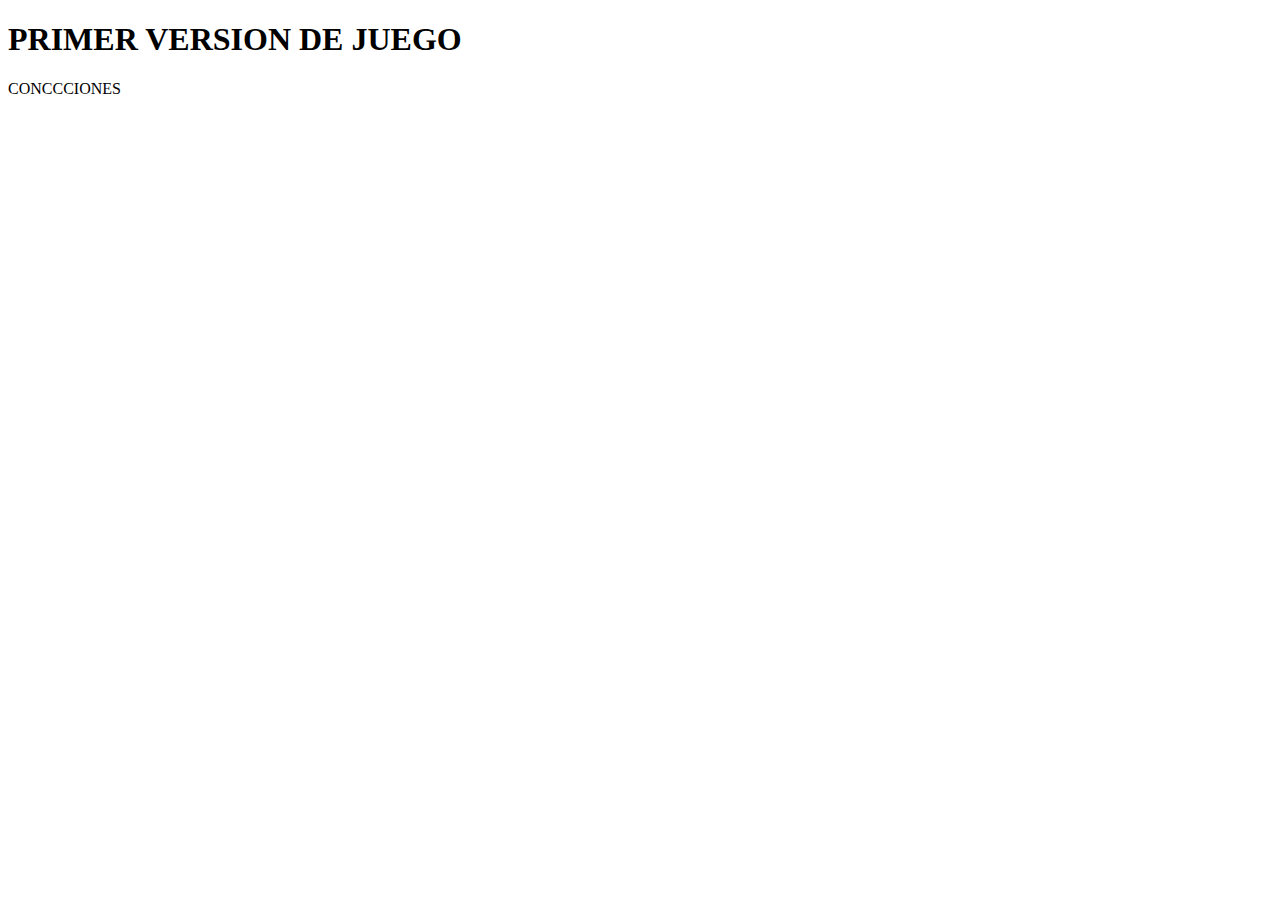
<file: index2.html>
<!DOCTYPE html>
<html lang="en">
<head>
    <meta charset="UTF-8">
    <meta name="viewport" content="width=device-width, initial-scale=1.0">
    <title>Document</title>
</head>
<body>
    <h1>PRIMER VERSION DE JUEGO </h1>
    <P>CONCCCIONES </P>
</body>
</html>
</file>
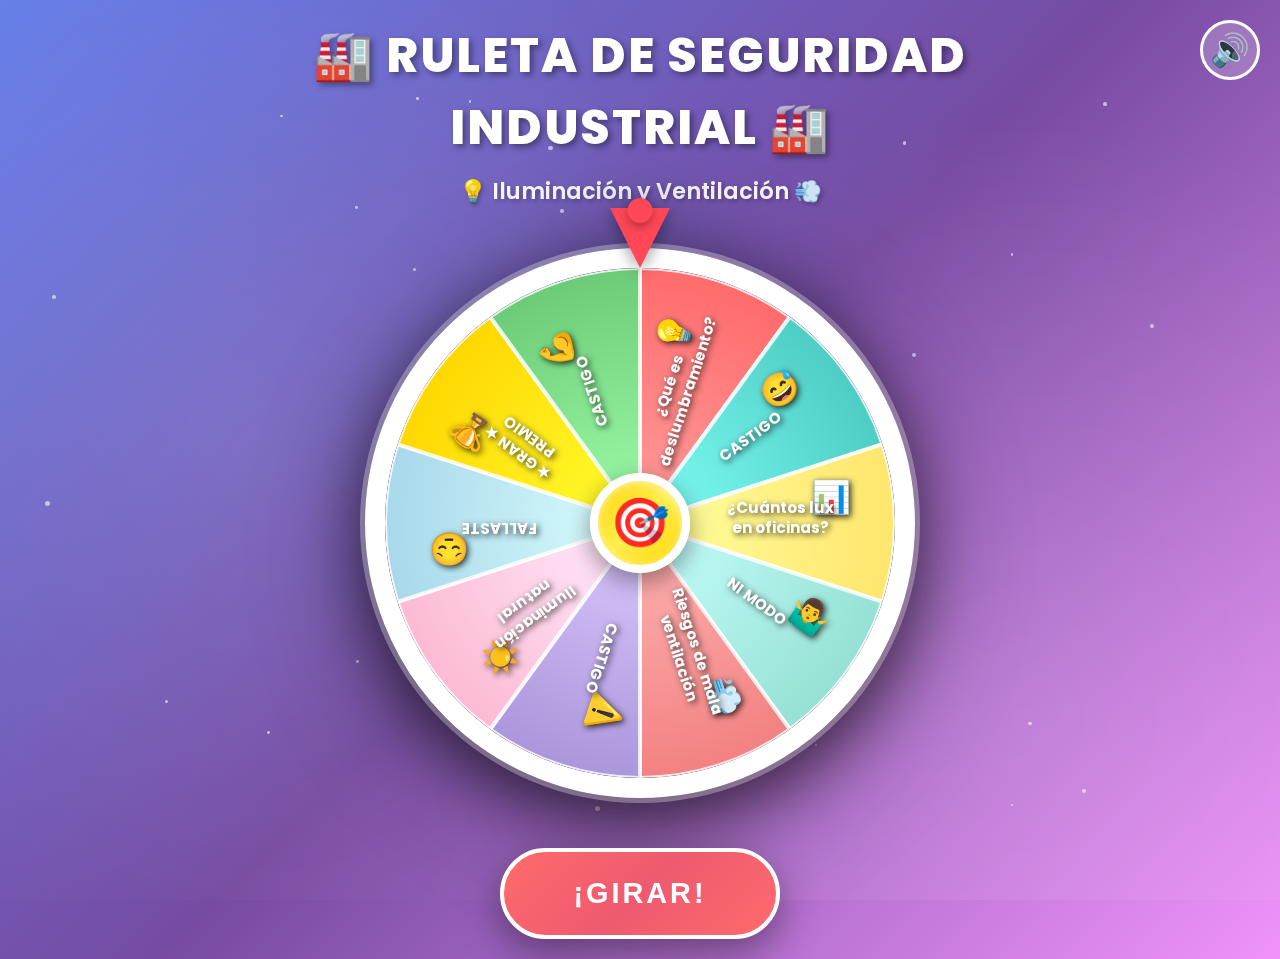
<file: JUEGO.HTML>
<!DOCTYPE html>
<html lang="es">
<head>
    <meta charset="UTF-8">
    <meta name="viewport" content="width=device-width, initial-scale=1.0">
    <title>Ruleta de Seguridad Industrial</title>
    <style>
        @import url('https://fonts.googleapis.com/css2?family=Poppins:wght@400;600;700;800&display=swap');

        * {
            margin: 0;
            padding: 0;
            box-sizing: border-box;
        }

        body {
            font-family: 'Poppins', sans-serif;
            background: linear-gradient(135deg, #667eea 0%, #764ba2 50%, #f093fb 100%);
            min-height: 100vh;
            display: flex;
            justify-content: center;
            align-items: center;
            padding: 20px;
            overflow-x: hidden;
            position: relative;
        }

        body::before {
            content: '';
            position: fixed;
            top: 0;
            left: 0;
            right: 0;
            bottom: 0;
            background: 
                radial-gradient(circle at 20% 50%, rgba(255,255,255,0.1) 0%, transparent 50%),
                radial-gradient(circle at 80% 80%, rgba(255,255,255,0.1) 0%, transparent 50%);
            pointer-events: none;
            animation: pulse 4s ease-in-out infinite;
        }

        @keyframes pulse {
            0%, 100% { opacity: 1; }
            50% { opacity: 0.5; }
        }

        .particles {
            position: fixed;
            top: 0;
            left: 0;
            width: 100%;
            height: 100%;
            pointer-events: none;
            z-index: 1;
        }

        .particle {
            position: absolute;
            background: white;
            border-radius: 50%;
            opacity: 0.6;
            animation: float 6s infinite;
        }

        @keyframes float {
            0%, 100% { transform: translateY(0) translateX(0); }
            25% { transform: translateY(-20px) translateX(10px); }
            75% { transform: translateY(-10px) translateX(-10px); }
        }

        .container {
            text-align: center;
            max-width: 900px;
            width: 100%;
            position: relative;
            z-index: 2;
        }

        h1 {
            color: white;
            font-size: 3rem;
            font-weight: 800;
            margin-bottom: 10px;
            text-shadow: 3px 3px 6px rgba(0,0,0,0.4);
            animation: titleGlow 2s ease-in-out infinite;
            letter-spacing: 2px;
        }

        @keyframes titleGlow {
            0%, 100% { text-shadow: 3px 3px 6px rgba(0,0,0,0.4), 0 0 20px rgba(255,255,255,0.3); }
            50% { text-shadow: 3px 3px 6px rgba(0,0,0,0.4), 0 0 40px rgba(255,255,255,0.6); }
        }

        .subtitle {
            color: #fff;
            font-size: 1.4rem;
            margin-bottom: 40px;
            opacity: 0.95;
            font-weight: 600;
            text-shadow: 2px 2px 4px rgba(0,0,0,0.3);
        }

        .wheel-container {
            position: relative;
            width: 550px;
            height: 550px;
            margin: 0 auto 50px;
            max-width: 90vw;
            max-height: 90vw;
            filter: drop-shadow(0 15px 50px rgba(0,0,0,0.4));
        }

        .wheel-wrapper {
            width: 100%;
            height: 100%;
            border-radius: 50%;
            position: relative;
            transition: transform 5s cubic-bezier(0.17, 0.67, 0.12, 0.99);
            border: 20px solid white;
            overflow: hidden;
            box-shadow: 
                0 0 0 5px rgba(255,255,255,0.3),
                0 20px 60px rgba(0,0,0,0.5),
                inset 0 0 30px rgba(0,0,0,0.1);
        }

        .wheel-wrapper.spinning {
            animation: wheelGlow 0.5s ease-in-out infinite;
        }

        @keyframes wheelGlow {
            0%, 100% { box-shadow: 0 0 0 5px rgba(255,255,255,0.3), 0 20px 60px rgba(0,0,0,0.5), 0 0 40px rgba(255,215,0,0.6); }
            50% { box-shadow: 0 0 0 5px rgba(255,255,255,0.5), 0 20px 60px rgba(0,0,0,0.5), 0 0 80px rgba(255,215,0,1); }
        }

        #wheelCanvas {
            width: 100%;
            height: 100%;
            border-radius: 50%;
        }

        .wheel-center {
            position: absolute;
            width: 100px;
            height: 100px;
            background: linear-gradient(135deg, #ffd700 0%, #ffed4e 50%, #ffd700 100%);
            border-radius: 50%;
            top: 50%;
            left: 50%;
            transform: translate(-50%, -50%);
            z-index: 10;
            box-shadow: 
                0 8px 25px rgba(0,0,0,0.4),
                inset 0 2px 10px rgba(255,255,255,0.6);
            display: flex;
            align-items: center;
            justify-content: center;
            border: 8px solid white;
            animation: centerRotate 3s linear infinite;
        }

        @keyframes centerRotate {
            from { transform: translate(-50%, -50%) rotate(0deg); }
            to { transform: translate(-50%, -50%) rotate(360deg); }
        }

        .wheel-center::after {
            content: '🎯';
            font-size: 3rem;
            animation: centerBounce 1s ease-in-out infinite;
        }

        @keyframes centerBounce {
            0%, 100% { transform: scale(1); }
            50% { transform: scale(1.1); }
        }

        .arrow {
            position: absolute;
            top: -40px;
            left: 50%;
            transform: translateX(-50%);
            width: 0;
            height: 0;
            border-left: 30px solid transparent;
            border-right: 30px solid transparent;
            border-top: 60px solid #ff4757;
            z-index: 20;
            filter: drop-shadow(0 4px 8px rgba(0,0,0,0.4));
            animation: arrowBounce 0.8s ease-in-out infinite;
        }

        @keyframes arrowBounce {
            0%, 100% { transform: translateX(-50%) translateY(0); }
            50% { transform: translateX(-50%) translateY(-10px); }
        }

        .arrow::before {
            content: '';
            position: absolute;
            width: 25px;
            height: 25px;
            background: #ff4757;
            border-radius: 50%;
            top: -70px;
            left: 50%;
            transform: translateX(-50%);
            box-shadow: 0 4px 8px rgba(0,0,0,0.3);
        }

        .spin-button {
            background: linear-gradient(135deg, #ff6b6b 0%, #ee5a6f 50%, #ff6b6b 100%);
            color: white;
            border: none;
            padding: 25px 70px;
            font-size: 1.8rem;
            font-weight: 800;
            border-radius: 60px;
            cursor: pointer;
            box-shadow: 0 15px 40px rgba(0,0,0,0.4);
            transition: all 0.3s;
            text-transform: uppercase;
            letter-spacing: 3px;
            position: relative;
            overflow: hidden;
            border: 4px solid white;
        }

        .spin-button::before {
            content: '';
            position: absolute;
            top: 0;
            left: -100%;
            width: 100%;
            height: 100%;
            background: linear-gradient(90deg, transparent, rgba(255,255,255,0.3), transparent);
            transition: left 0.5s;
        }

        .spin-button:hover::before {
            left: 100%;
        }

        .spin-button:hover {
            transform: translateY(-5px) scale(1.05);
            box-shadow: 0 20px 50px rgba(0,0,0,0.5);
        }

        .spin-button:active {
            transform: translateY(-2px) scale(1.02);
        }

        .spin-button:disabled {
            background: linear-gradient(135deg, #ccc 0%, #999 100%);
            cursor: not-allowed;
            transform: none;
            opacity: 0.6;
        }

        .modal {
            display: none;
            position: fixed;
            top: 0;
            left: 0;
            width: 100%;
            height: 100%;
            background: rgba(0,0,0,0.85);
            backdrop-filter: blur(10px);
            z-index: 1000;
            justify-content: center;
            align-items: center;
        }

        .modal.active {
            display: flex;
            animation: modalFadeIn 0.3s ease-out;
        }

        @keyframes modalFadeIn {
            from { opacity: 0; }
            to { opacity: 1; }
        }

        .modal-content {
            background: linear-gradient(135deg, #ffffff 0%, #f8f9fa 100%);
            padding: 50px;
            border-radius: 30px;
            max-width: 600px;
            width: 90%;
            box-shadow: 
                0 25px 80px rgba(0,0,0,0.6),
                0 0 0 10px rgba(255,255,255,0.1);
            animation: modalSlideIn 0.4s cubic-bezier(0.68, -0.55, 0.265, 1.55);
            position: relative;
            border: 5px solid white;
        }

        @keyframes modalSlideIn {
            from {
                transform: translateY(-100px) scale(0.8);
                opacity: 0;
            }
            to {
                transform: translateY(0) scale(1);
                opacity: 1;
            }
        }

        .modal-header {
            font-size: 2.2rem;
            background: linear-gradient(135deg, #667eea 0%, #764ba2 100%);
            -webkit-background-clip: text;
            -webkit-text-fill-color: transparent;
            background-clip: text;
            margin-bottom: 25px;
            font-weight: 800;
            text-align: center;
            animation: headerPulse 1.5s ease-in-out infinite;
        }

        @keyframes headerPulse {
            0%, 100% { transform: scale(1); }
            50% { transform: scale(1.05); }
        }

        .modal-body {
            font-size: 1.3rem;
            color: #333;
            margin-bottom: 25px;
            line-height: 1.8;
            text-align: center;
            font-weight: 500;
        }

        .timer {
            font-size: 3rem;
            color: #ff4757;
            font-weight: 800;
            margin: 25px 0;
            text-shadow: 2px 2px 4px rgba(0,0,0,0.2);
            animation: timerPulse 1s ease-in-out infinite;
        }

        @keyframes timerPulse {
            0%, 100% { transform: scale(1); }
            50% { transform: scale(1.1); color: #ff6348; }
        }

        .answer-buttons {
            display: grid;
            grid-template-columns: 1fr 1fr;
            gap: 15px;
            margin: 20px 0;
        }

        .answer-btn {
            padding: 20px 25px;
            font-size: 1.1rem;
            border: 3px solid transparent;
            border-radius: 15px;
            cursor: pointer;
            transition: all 0.3s;
            font-weight: 700;
            background: linear-gradient(135deg, #667eea 0%, #764ba2 100%);
            color: white;
            box-shadow: 0 5px 15px rgba(0,0,0,0.2);
            position: relative;
            overflow: hidden;
        }

        .answer-btn::before {
            content: '';
            position: absolute;
            top: 50%;
            left: 50%;
            width: 0;
            height: 0;
            border-radius: 50%;
            background: rgba(255,255,255,0.3);
            transform: translate(-50%, -50%);
            transition: width 0.5s, height 0.5s;
        }

        .answer-btn:hover::before {
            width: 300px;
            height: 300px;
        }

        .answer-btn:hover {
            transform: translateY(-3px) scale(1.05);
            box-shadow: 0 10px 25px rgba(0,0,0,0.3);
            border-color: #ffd700;
        }

        .close-btn {
            background: linear-gradient(135deg, #26de81 0%, #20bf6b 100%);
            color: white;
            padding: 20px 50px;
            font-size: 1.3rem;
            border: none;
            border-radius: 15px;
            cursor: pointer;
            font-weight: 700;
            transition: all 0.3s;
            box-shadow: 0 8px 20px rgba(0,0,0,0.3);
            text-transform: uppercase;
            letter-spacing: 2px;
        }

        .close-btn:hover {
            background: linear-gradient(135deg, #20bf6b 0%, #26de81 100%);
            transform: translateY(-3px);
            box-shadow: 0 12px 30px rgba(0,0,0,0.4);
        }

        .confetti-piece {
            position: fixed;
            width: 12px;
            height: 12px;
            pointer-events: none;
            z-index: 9999;
            animation: confetti-fall 3s linear forwards;
        }

        @keyframes confetti-fall {
            to {
                transform: translateY(100vh) rotate(720deg);
                opacity: 0;
            }
        }

        .result-message {
            font-size: 1.5rem;
            margin-top: 25px;
            padding: 25px;
            border-radius: 20px;
            font-weight: 700;
            box-shadow: 0 8px 20px rgba(0,0,0,0.2);
            animation: messageSlide 0.5s ease-out;
        }

        @keyframes messageSlide {
            from { transform: translateX(-50px); opacity: 0; }
            to { transform: translateX(0); opacity: 1; }
        }

        .result-message.success {
            background: linear-gradient(135deg, #26de81 0%, #20bf6b 100%);
            color: white;
        }

        .result-message.fail {
            background: linear-gradient(135deg, #ff6b6b 0%, #ee5a6f 100%);
            color: white;
        }

        .firework {
            position: fixed;
            width: 4px;
            height: 4px;
            background: white;
            border-radius: 50%;
            pointer-events: none;
            z-index: 9999;
        }

        .sound-indicator {
            position: fixed;
            top: 20px;
            right: 20px;
            width: 60px;
            height: 60px;
            background: rgba(255,255,255,0.2);
            border-radius: 50%;
            display: flex;
            align-items: center;
            justify-content: center;
            font-size: 2rem;
            cursor: pointer;
            transition: all 0.3s;
            backdrop-filter: blur(10px);
            border: 3px solid white;
            z-index: 100;
        }

        .sound-indicator:hover {
            background: rgba(255,255,255,0.4);
            transform: scale(1.1);
        }

        @media (max-width: 600px) {
            h1 {
                font-size: 2rem;
            }
            
            .wheel-container {
                width: 350px;
                height: 350px;
            }

            .spin-button {
                padding: 18px 45px;
                font-size: 1.3rem;
            }

            .answer-buttons {
                grid-template-columns: 1fr;
            }
        }
    </style>
</head>
<body>
    <div class="particles" id="particles"></div>
    
    <div class="sound-indicator" id="soundToggle" title="Activar/Desactivar Sonido">🔊</div>

    <div class="container">
        <h1>🏭 RULETA DE SEGURIDAD INDUSTRIAL 🏭</h1>
        <p class="subtitle">💡 Iluminación y Ventilación 💨</p>
        
        <div class="wheel-container">
            <div class="arrow"></div>
            <div class="wheel-wrapper" id="wheelWrapper">
                <canvas id="wheelCanvas"></canvas>
            </div>
            <div class="wheel-center"></div>
        </div>

        <button class="spin-button" id="spinButton">
            <span>¡GIRAR!</span>
        </button>
    </div>

    <div class="modal" id="modal">
        <div class="modal-content">
            <div class="modal-header" id="modalHeader"></div>
            <div class="modal-body" id="modalBody"></div>
            <div id="modalActions"></div>
        </div>
    </div>

    <script>
        const segments = [
            {
                type: 'pregunta',
                text: '¿Qué es\ndeslumbramiento?',
                icon: '💡',
                question: '¿Qué es deslumbramiento?',
                answers: ['Exceso de luz que molesta la visión', 'Falta de luz', 'Luz tenue', 'Iluminación perfecta'],
                correct: 0,
                color: '#FF6B6B'
            },
            {
                type: 'castigo',
                text: 'CASTIGO',
                icon: '😅',
                action: '¡Haz 10 saltos como si evitaras un deslumbramiento!',
                color: '#4ECDC4'
            },
            {
                type: 'pregunta',
                text: '¿Cuántos lux\nen oficinas?',
                icon: '📊',
                question: '¿Cuántos lux se recomiendan para oficinas?',
                answers: ['100 lux', '300 lux', '500 lux', '1000 lux'],
                correct: 2,
                color: '#FFE66D'
            },
            {
                type: 'frase',
                text: 'NI MODO',
                icon: '🤷‍♂️',
                message: '¡Ni modo... a la próxima será! 😅',
                color: '#95E1D3'
            },
            {
                type: 'pregunta',
                text: 'Riesgos de mala\nventilación',
                icon: '💨',
                question: '¿Qué riesgos causa la mala ventilación?',
                answers: ['Dolor de cabeza y fatiga', 'Mejor concentración', 'Más energía', 'Nada'],
                correct: 0,
                color: '#F38181'
            },
            {
                type: 'castigo',
                text: 'CASTIGO',
                icon: '⚠️',
                action: '¡Camina como si estuvieras en un pasillo con mala iluminación durante 10 segundos!',
                color: '#AA96DA'
            },
            {
                type: 'pregunta',
                text: 'Iluminación\nnatural',
                icon: '☀️',
                question: '¿Qué es la iluminación natural?',
                answers: ['Luz artificial', 'Luz del sol', 'Luz LED', 'Luz de velas'],
                correct: 1,
                color: '#FCBAD3'
            },
            {
                type: 'frase',
                text: 'FALLASTE',
                icon: '😔',
                message: '¡Intentaste, pero fallaste! Sigue practicando 🤷‍♂️',
                color: '#A8D8EA'
            },
            {
                type: 'premio',
                text: '★ GRAN ★\nPREMIO',
                icon: '🏆',
                message: '¡FELICIDADES! 🎉 ¡Eres el CAMPEÓN de Seguridad Industrial! 🏆',
                color: '#FFD700'
            },
            {
                type: 'castigo',
                text: 'CASTIGO',
                icon: '💪',
                action: '¡Simula ajustar una luminaria con las manos arriba por 10 segundos!',
                color: '#6BCB77'
            }
        ];

        const canvas = document.getElementById('wheelCanvas');
        const ctx = canvas.getContext('2d');
        const wheelWrapper = document.getElementById('wheelWrapper');
        const spinButton = document.getElementById('spinButton');
        const modal = document.getElementById('modal');
        const modalHeader = document.getElementById('modalHeader');
        const modalBody = document.getElementById('modalBody');
        const modalActions = document.getElementById('modalActions');
        const soundToggle = document.getElementById('soundToggle');

        let isSpinning = false;
        let currentRotation = 0;
        let soundEnabled = true;

        // Crear partículas de fondo
        function createParticles() {
            const particlesContainer = document.getElementById('particles');
            for (let i = 0; i < 30; i++) {
                const particle = document.createElement('div');
                particle.className = 'particle';
                particle.style.width = Math.random() * 4 + 2 + 'px';
                particle.style.height = particle.style.width;
                particle.style.left = Math.random() * 100 + '%';
                particle.style.top = Math.random() * 100 + '%';
                particle.style.animationDelay = Math.random() * 6 + 's';
                particle.style.animationDuration = (Math.random() * 3 + 3) + 's';
                particlesContainer.appendChild(particle);
            }
        }

        // Toggle de sonido
        soundToggle.addEventListener('click', () => {
            soundEnabled = !soundEnabled;
            soundToggle.textContent = soundEnabled ? '🔊' : '🔇';
            soundToggle.style.background = soundEnabled ? 'rgba(255,255,255,0.2)' : 'rgba(255,0,0,0.2)';
        });

        // Configurar canvas
        function setupCanvas() {
            const size = canvas.offsetWidth;
            canvas.width = size;
            canvas.height = size;
            drawWheel();
        }

        // Dibujar ruleta mejorada
        function drawWheel() {
            const centerX = canvas.width / 2;
            const centerY = canvas.height / 2;
            const radius = canvas.width / 2;
            const anglePerSlice = (2 * Math.PI) / segments.length;

            segments.forEach((segment, index) => {
                const startAngle = anglePerSlice * index - Math.PI / 2;
                const endAngle = startAngle + anglePerSlice;

                // Dibujar segmento con gradiente
                ctx.beginPath();
                ctx.moveTo(centerX, centerY);
                ctx.arc(centerX, centerY, radius, startAngle, endAngle);
                ctx.closePath();
                
                const gradient = ctx.createRadialGradient(centerX, centerY, 0, centerX, centerY, radius);
                gradient.addColorStop(0, lightenColor(segment.color, 20));
                gradient.addColorStop(1, segment.color);
                ctx.fillStyle = gradient;
                ctx.fill();

                // Borde brillante
                ctx.strokeStyle = 'rgba(255,255,255,0.8)';
                ctx.lineWidth = 4;
                ctx.stroke();

                // Dibujar texto e icono
                ctx.save();
                ctx.translate(centerX, centerY);
                ctx.rotate(startAngle + anglePerSlice / 2);
                ctx.textAlign = 'center';
                ctx.fillStyle = 'white';
                ctx.font = 'bold 18px Poppins';
                ctx.shadowColor = 'rgba(0,0,0,0.8)';
                ctx.shadowBlur = 6;
                ctx.shadowOffsetX = 2;
                ctx.shadowOffsetY = 2;

                // Icono
                ctx.font = '32px Arial';
                ctx.fillText(segment.icon, radius * 0.75, -15);

                // Texto
                ctx.font = 'bold 15px Poppins';
                const lines = segment.text.split('\n');
                const lineHeight = 20;
                const textRadius = radius * 0.55;
                const startY = -(lines.length - 1) * lineHeight / 2;

                lines.forEach((line, i) => {
                    ctx.fillText(line, textRadius, startY + (i * lineHeight));
                });

                ctx.restore();
            });
        }

        // Aclarar color
        function lightenColor(color, percent) {
            const num = parseInt(color.replace("#",""), 16);
            const amt = Math.round(2.55 * percent);
            const R = (num >> 16) + amt;
            const G = (num >> 8 & 0x00FF) + amt;
            const B = (num & 0x0000FF) + amt;
            return "#" + (0x1000000 + (R<255?R<1?0:R:255)*0x10000 +
                (G<255?G<1?0:G:255)*0x100 + (B<255?B<1?0:B:255))
                .toString(16).slice(1);
        }

        // Sonidos mejorados
        function playSpinSound() {
            if (!soundEnabled) return;
            const audioContext = new (window.AudioContext || window.webkitAudioContext)();
            
            for (let i = 0; i < 20; i++) {
                setTimeout(() => {
                    const oscillator = audioContext.createOscillator();
                    const gainNode = audioContext.createGain();
                    
                    oscillator.connect(gainNode);
                    gainNode.connect(audioContext.destination);
                    
                    oscillator.frequency.value = 200 + (i * 50);
                    oscillator.type = 'sine';
                    
                    gainNode.gain.setValueAtTime(0.1, audioContext.currentTime);
                    gainNode.gain.exponentialRampToValueAtTime(0.01, audioContext.currentTime + 0.1);
                    
                    oscillator.start(audioContext.currentTime);
                    oscillator.stop(audioContext.currentTime + 0.1);
                }, i * 200);
            }
        }

        function playWinSound() {
            if (!soundEnabled) return;
            const audioContext = new (window.AudioContext || window.webkitAudioContext)();
            const notes = [523.25, 587.33, 659.25, 783.99, 880.00];
            
            notes.forEach((freq, index) => {
                setTimeout(() => {
                    const oscillator = audioContext.createOscillator();
                    const gainNode = audioContext.createGain();
                    
                    oscillator.connect(gainNode);
                    gainNode.connect(audioContext.destination);
                    
                    oscillator.frequency.value = freq;
                    oscillator.type = 'sine';
                    
                    gainNode.gain.setValueAtTime(0.3, audioContext.currentTime);
                    gainNode.gain.exponentialRampToValueAtTime(0.01, audioContext.currentTime + 0.3);
                    
                    oscillator.start(audioContext.currentTime);
                    oscillator.stop(audioContext.currentTime + 0.3);
                }, index * 100);
            });
        }

        function playFailSound() {
            if (!soundEnabled) return;
            const audioContext = new (window.AudioContext || window.webkitAudioContext)();
            const oscillator = audioContext.createOscillator();
            const gainNode = audioContext.createGain();
            
            oscillator.connect(gainNode);
            gainNode.connect(audioContext.destination);
            
            oscillator.frequency.setValueAtTime(400, audioContext.currentTime);
            oscillator.frequency.exponentialRampToValueAtTime(200, audioContext.currentTime + 0.5);
            oscillator.type = 'sawtooth';
            
            gainNode.gain.setValueAtTime(0.3, audioContext.currentTime);
            gainNode.gain.exponentialRampToValueAtTime(0.01, audioContext.currentTime + 0.5);
            
            oscillator.start(audioContext.currentTime);
            oscillator.stop(audioContext.currentTime + 0.5);
        }

        // Crear confeti mejorado
        function createConfetti() {
            const colors = ['#ff6b6b', '#4ecdc4', '#ffe66d', '#95e1d3', '#f38181', '#ffd700', '#ff69b4'];
            
            for (let i = 0; i < 150; i++) {
                setTimeout(() => {
                    const confetti = document.createElement('div');
                    confetti.className = 'confetti-piece';
                    confetti.style.left = Math.random() * 100 + '%';
                    confetti.style.background = colors[Math.floor(Math.random() * colors.length)];
                    confetti.style.width = Math.random() * 15 + 8 + 'px';
                    confetti.style.height = confetti.style.width;
                    confetti.style.borderRadius = Math.random() > 0.5 ? '50%' : '0';
                    confetti.style.animationDuration = (Math.random() * 2 + 2) + 's';
                    document.body.appendChild(confetti);
                    
                    setTimeout(() => confetti.remove(), 4000);
                }, i * 20);
            }
        }

        // Fuegos artificiales
        function createFireworks() {
            const colors = ['#ff6b6b', '#4ecdc4', '#ffe66d', '#ffd700'];
            
            for (let i = 0; i < 5; i++) {
                setTimeout(() => {
                    const x = Math.random() * window.innerWidth;
                    const y = Math.random() * (window.innerHeight / 2);
                    
                    for (let j = 0; j < 30; j++) {
                        const firework = document.createElement('div');
                        firework.className = 'firework';
                        firework.style.left = x + 'px';
                        firework.style.top = y + 'px';
                        firework.style.background = colors[Math.floor(Math.random() * colors.length)];
                        
                        const angle = (Math.PI * 2 * j) / 30;
                        const velocity = Math.random() * 100 + 50;
                        
                        document.body.appendChild(firework);
                        
                        let posX = x;
                        let posY = y;
                        let opacity = 1;
                        
                        const animate = () => {
                            posX += Math.cos(angle) * velocity / 60;
                            posY += Math.sin(angle) * velocity / 60 + 2;
                            opacity -= 0.02;
                            
                            firework.style.left = posX + 'px';
                            firework.style.top = posY + 'px';
                            firework.style.opacity = opacity;
                            
                            if (opacity > 0) {
                                requestAnimationFrame(animate);
                            } else {
                                firework.remove();
                            }
                        };
                        
                        animate();
                    }
                }, i * 500);
            }
        }

        // Girar ruleta
        function spinWheel() {
            if (isSpinning) return;
            
            isSpinning = true;
            spinButton.disabled = true;
            wheelWrapper.classList.add('spinning');
            playSpinSound();
            
            const spins = 6 + Math.random() * 4;
            const randomAngle = Math.random() * 360;
            const totalRotation = spins * 360 + randomAngle;
            
            currentRotation += totalRotation;
            wheelWrapper.style.transform = `rotate(${currentRotation}deg)`;
            
            setTimeout(() => {
                wheelWrapper.classList.remove('spinning');
                const normalizedAngle = currentRotation % 360;
                const anglePerSlice = 360 / segments.length;
                const selectedIndex = Math.floor((360 - normalizedAngle + anglePerSlice / 2) / anglePerSlice) % segments.length;
                
                showResult(segments[selectedIndex]);
                isSpinning = false;
                spinButton.disabled = false;
            }, 5000);
        }

        // Mostrar resultado
        function showResult(segment) {
            modalHeader.textContent = segment.icon + ' ' + segment.text.replace(/\n/g, ' ') + ' ' + segment.icon;
            modal.classList.add('active');
            
            if (segment.type === 'pregunta') {
                showQuestion(segment);
            } else if (segment.type === 'castigo') {
                showCastigo(segment);
            } else if (segment.type === 'frase') {
                showFrase(segment);
            } else if (segment.type === 'premio') {
                showPremio(segment);
            }
        }

        // Mostrar pregunta
        function showQuestion(segment) {
            let timeLeft = 15;
            modalBody.innerHTML = `
                <div style="font-size: 1.4rem; font-weight: 600; margin-bottom: 15px;">${segment.question}</div>
                <div class="timer" id="timer">⏱️ ${timeLeft}s</div>
            `;
            
            const timer = setInterval(() => {
                timeLeft--;
                const timerEl = document.getElementById('timer');
                if (timerEl) {
                    timerEl.textContent = `⏱️ ${timeLeft}s`;
                    if (timeLeft <= 5) {
                        timerEl.style.color = '#ff0000';
                        timerEl.style.transform = 'scale(1.2)';
                    }
                }
                
                if (timeLeft <= 0) {
                    clearInterval(timer);
                    playFailSound();
                    modalBody.innerHTML = '<div class="result-message fail">⏰ ¡Se acabó el tiempo! ⏰</div>';
                    modalActions.innerHTML = '<button class="close-btn" onclick="closeModal()">Cerrar</button>';
                }
            }, 1000);
            
            modalActions.innerHTML = '<div class="answer-buttons"></div>';
            const buttonsContainer = modalActions.querySelector('.answer-buttons');
            
            segment.answers.forEach((answer, index) => {
                const btn = document.createElement('button');
                btn.className = 'answer-btn';
                btn.textContent = answer;
                btn.onclick = () => {
                    clearInterval(timer);
                    checkAnswer(index, segment.correct);
                };
                buttonsContainer.appendChild(btn);
            });
        }

        // Verificar respuesta
        function checkAnswer(selected, correct) {
            if (selected === correct) {
                playWinSound();
                modalBody.innerHTML = '<div class="result-message success">🎉 ¡CORRECTO! 🎉<br>¡Excelente conocimiento en Seguridad Industrial!</div>';
                createConfetti();
            } else {
                playFailSound();
                modalBody.innerHTML = '<div class="result-message fail">❌ Incorrecto ❌<br>¡Sigue estudiando! La práctica hace al maestro.</div>';
            }
            
            modalActions.innerHTML = '<button class="close-btn" onclick="closeModal()">Continuar</button>';
        }

        // Mostrar castigo
        function showCastigo(segment) {
            modalBody.innerHTML = `<div style="font-size: 1.5rem; font-weight: 600; color: #ff6b6b;">⚠️ ¡CASTIGO! ⚠️</div>
                                    <div style="margin-top: 20px; font-size: 1.2rem;">${segment.action}</div>`;
            modalActions.innerHTML = '<button class="close-btn" onclick="closeModal()">¡Ya lo hice!</button>';
        }

        // Mostrar frase
        function showFrase(segment) {
            modalBody.innerHTML = `<div style="font-size: 1.4rem; font-weight: 600;">${segment.message}</div>`;
            modalActions.innerHTML = '<button class="close-btn" onclick="closeModal()">Intentar de nuevo</button>';
        }

        // Mostrar premio
        function showPremio(segment) {
            playWinSound();
            createConfetti();
            createFireworks();
            modalBody.innerHTML = `<div class="result-message success" style="font-size: 1.8rem; padding: 35px;">
                                    ${segment.message}<br><br>
                                    🌟 ¡ERES UN EXPERTO! 🌟
                                   </div>`;
            modalActions.innerHTML = '<button class="close-btn" style="background: linear-gradient(135deg, #ffd700 0%, #ffed4e 100%); color: #333;" onclick="closeModal()">¡Gracias!</button>';
        }

        // Cerrar modal
        function closeModal() {
            modal.classList.remove('active');
            modalBody.innerHTML = '';
            modalActions.innerHTML = '';
        }

        // Inicializar
        window.addEventListener('load', () => {
            setupCanvas();
            createParticles();
        });
        window.addEventListener('resize', setupCanvas);
        spinButton.addEventListener('click', spinWheel);
    </script>
</body>
</html>
</file>
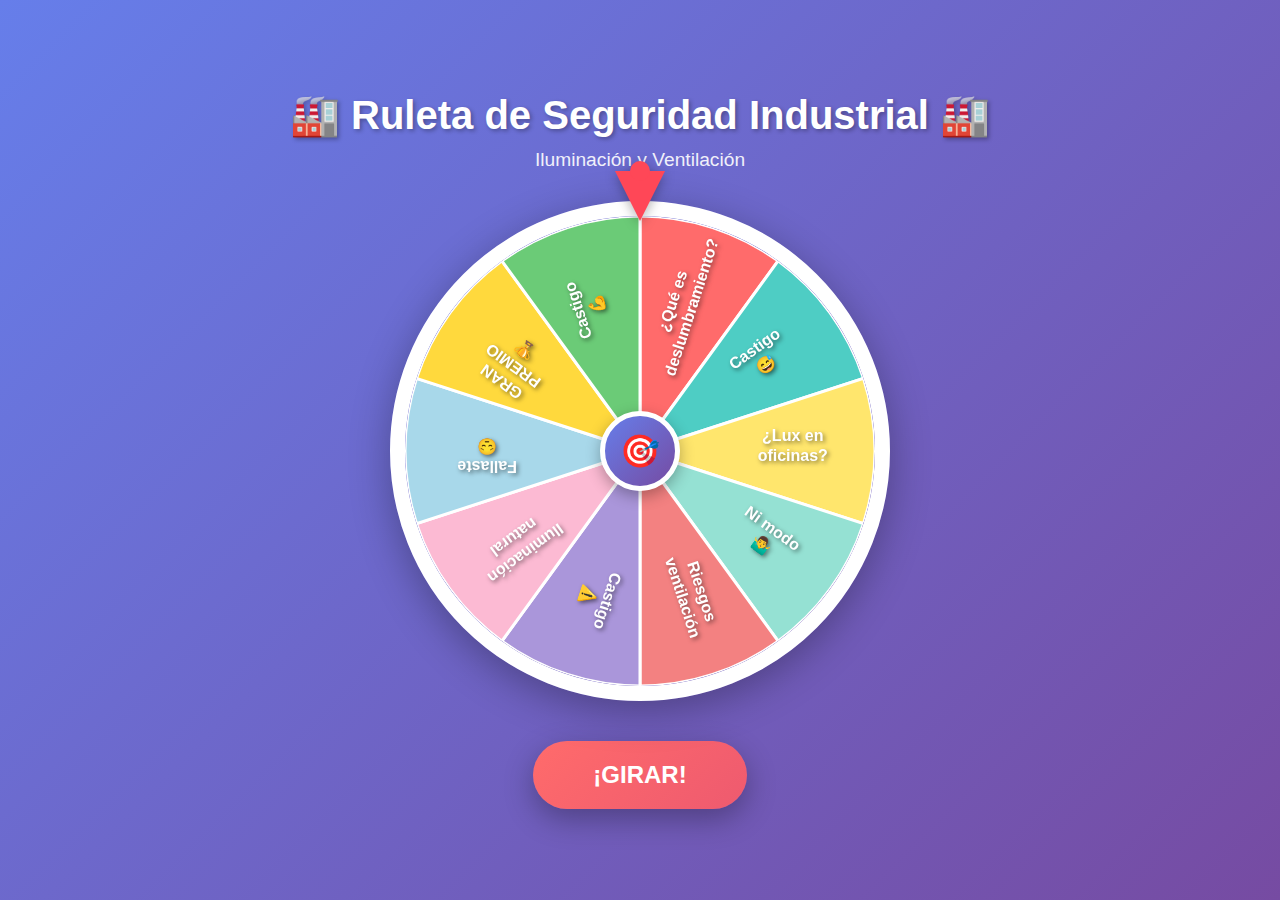
<file: masi.html>
<!DOCTYPE html>
<html lang="es">
<head>
    <meta charset="UTF-8">
    <meta name="viewport" content="width=device-width, initial-scale=1.0">
    <title>Ruleta de Seguridad Industrial</title>
    <style>
        * {
            margin: 0;
            padding: 0;
            box-sizing: border-box;
        }

        body {
            font-family: 'Segoe UI', Tahoma, Geneva, Verdana, sans-serif;
            background: linear-gradient(135deg, #667eea 0%, #764ba2 100%);
            min-height: 100vh;
            display: flex;
            justify-content: center;
            align-items: center;
            padding: 20px;
        }

        .container {
            text-align: center;
            max-width: 800px;
            width: 100%;
        }

        h1 {
            color: white;
            font-size: 2.5rem;
            margin-bottom: 10px;
            text-shadow: 2px 2px 4px rgba(0,0,0,0.3);
        }

        .subtitle {
            color: #fff;
            font-size: 1.2rem;
            margin-bottom: 30px;
            opacity: 0.9;
        }

        .wheel-container {
            position: relative;
            width: 500px;
            height: 500px;
            margin: 0 auto 40px;
            max-width: 90vw;
            max-height: 90vw;
        }

        .wheel-wrapper {
            width: 100%;
            height: 100%;
            border-radius: 50%;
            position: relative;
            box-shadow: 0 10px 40px rgba(0,0,0,0.3);
            transition: transform 4s cubic-bezier(0.25, 0.1, 0.25, 1);
            border: 15px solid white;
            overflow: hidden;
        }

        #wheelCanvas {
            width: 100%;
            height: 100%;
            border-radius: 50%;
        }

        .wheel-center {
            position: absolute;
            width: 80px;
            height: 80px;
            background: linear-gradient(135deg, #667eea 0%, #764ba2 100%);
            border-radius: 50%;
            top: 50%;
            left: 50%;
            transform: translate(-50%, -50%);
            z-index: 10;
            box-shadow: 0 5px 15px rgba(0,0,0,0.3);
            display: flex;
            align-items: center;
            justify-content: center;
            border: 5px solid white;
        }

        .wheel-center::after {
            content: '🎯';
            font-size: 2rem;
        }

        .arrow {
            position: absolute;
            top: -30px;
            left: 50%;
            transform: translateX(-50%);
            width: 0;
            height: 0;
            border-left: 25px solid transparent;
            border-right: 25px solid transparent;
            border-top: 50px solid #ff4757;
            z-index: 20;
            filter: drop-shadow(0 3px 6px rgba(0,0,0,0.3));
        }

        .arrow::before {
            content: '';
            position: absolute;
            width: 20px;
            height: 20px;
            background: #ff4757;
            border-radius: 50%;
            top: -60px;
            left: 50%;
            transform: translateX(-50%);
        }

        .spin-button {
            background: linear-gradient(135deg, #ff6b6b 0%, #ee5a6f 100%);
            color: white;
            border: none;
            padding: 20px 60px;
            font-size: 1.5rem;
            font-weight: bold;
            border-radius: 50px;
            cursor: pointer;
            box-shadow: 0 10px 30px rgba(0,0,0,0.3);
            transition: all 0.3s;
            text-transform: uppercase;
        }

        .spin-button:hover {
            transform: translateY(-3px);
            box-shadow: 0 15px 40px rgba(0,0,0,0.4);
        }

        .spin-button:active {
            transform: translateY(-1px);
        }

        .spin-button:disabled {
            background: #ccc;
            cursor: not-allowed;
            transform: none;
        }

        .modal {
            display: none;
            position: fixed;
            top: 0;
            left: 0;
            width: 100%;
            height: 100%;
            background: rgba(0,0,0,0.7);
            z-index: 1000;
            justify-content: center;
            align-items: center;
        }

        .modal.active {
            display: flex;
        }

        .modal-content {
            background: white;
            padding: 40px;
            border-radius: 20px;
            max-width: 500px;
            width: 90%;
            box-shadow: 0 20px 60px rgba(0,0,0,0.5);
            animation: modalSlideIn 0.3s ease-out;
            position: relative;
        }

        @keyframes modalSlideIn {
            from {
                transform: translateY(-50px);
                opacity: 0;
            }
            to {
                transform: translateY(0);
                opacity: 1;
            }
        }

        .modal-header {
            font-size: 1.8rem;
            color: #667eea;
            margin-bottom: 20px;
            font-weight: bold;
        }

        .modal-body {
            font-size: 1.2rem;
            color: #333;
            margin-bottom: 20px;
            line-height: 1.6;
        }

        .timer {
            font-size: 2rem;
            color: #ff4757;
            font-weight: bold;
            margin: 20px 0;
        }

        .answer-buttons {
            display: flex;
            gap: 15px;
            justify-content: center;
            flex-wrap: wrap;
        }

        .answer-btn {
            padding: 15px 30px;
            font-size: 1.1rem;
            border: none;
            border-radius: 10px;
            cursor: pointer;
            transition: all 0.3s;
            font-weight: bold;
            background: #667eea;
            color: white;
        }

        .answer-btn:hover {
            transform: translateY(-2px);
            background: #5568d3;
        }

        .close-btn {
            background: #667eea;
            color: white;
            padding: 15px 40px;
            font-size: 1.1rem;
            border: none;
            border-radius: 10px;
            cursor: pointer;
            font-weight: bold;
            transition: all 0.3s;
        }

        .close-btn:hover {
            background: #5568d3;
            transform: translateY(-2px);
        }

        .confetti {
            position: fixed;
            width: 10px;
            height: 10px;
            background: #f0f;
            position: absolute;
            animation: confetti-fall 3s linear;
        }

        @keyframes confetti-fall {
            to {
                transform: translateY(100vh) rotate(360deg);
                opacity: 0;
            }
        }

        .result-message {
            font-size: 1.3rem;
            margin-top: 20px;
            padding: 15px;
            border-radius: 10px;
            font-weight: bold;
        }

        .result-message.success {
            background: #26de81;
            color: white;
        }

        .result-message.fail {
            background: #ff6b6b;
            color: white;
        }

        @media (max-width: 600px) {
            h1 {
                font-size: 1.8rem;
            }
            
            .wheel-container {
                width: 350px;
                height: 350px;
            }

            .spin-button {
                padding: 15px 40px;
                font-size: 1.2rem;
            }
        }
    </style>
</head>
<body>
    <div class="container">
        <h1>🏭 Ruleta de Seguridad Industrial 🏭</h1>
        <p class="subtitle">Iluminación y Ventilación</p>
        
        <div class="wheel-container">
            <div class="arrow"></div>
            <div class="wheel-wrapper" id="wheelWrapper">
                <canvas id="wheelCanvas"></canvas>
            </div>
            <div class="wheel-center"></div>
        </div>

        <button class="spin-button" id="spinButton">¡GIRAR!</button>
    </div>

    <div class="modal" id="modal">
        <div class="modal-content">
            <div class="modal-header" id="modalHeader"></div>
            <div class="modal-body" id="modalBody"></div>
            <div id="modalActions"></div>
        </div>
    </div>

    <script>
        const segments = [
            {
                type: 'pregunta',
                text: '¿Qué es\ndeslumbramiento?',
                question: '¿Qué es deslumbramiento?',
                answers: ['Exceso de luz que molesta la visión', 'Falta de luz', 'Luz tenue', 'Iluminación perfecta'],
                correct: 0,
                color: '#FF6B6B'
            },
            {
                type: 'castigo',
                text: 'Castigo\n😅',
                action: 'Haz 10 saltos como si evitaras un deslumbramiento',
                color: '#4ECDC4'
            },
            {
                type: 'pregunta',
                text: '¿Lux en\noficinas?',
                question: '¿Cuántos lux se recomiendan para oficinas?',
                answers: ['100 lux', '300 lux', '500 lux', '1000 lux'],
                correct: 2,
                color: '#FFE66D'
            },
            {
                type: 'frase',
                text: 'Ni modo\n🤷‍♂️',
                message: 'Ni modo... a la próxima será 😅',
                color: '#95E1D3'
            },
            {
                type: 'pregunta',
                text: 'Riesgos\nventilación',
                question: '¿Qué riesgos causa la mala ventilación?',
                answers: ['Dolor de cabeza y fatiga', 'Mejor concentración', 'Más energía', 'Nada'],
                correct: 0,
                color: '#F38181'
            },
            {
                type: 'castigo',
                text: 'Castigo\n⚠️',
                action: 'Camina como si estuvieras en un pasillo con mala iluminación',
                color: '#AA96DA'
            },
            {
                type: 'pregunta',
                text: 'Iluminación\nnatural',
                question: '¿Qué es la iluminación natural?',
                answers: ['Luz artificial', 'Luz del sol', 'Luz LED', 'Luz de velas'],
                correct: 1,
                color: '#FCBAD3'
            },
            {
                type: 'frase',
                text: 'Fallaste\n😔',
                message: 'Intentaste, pero fallaste 🤷‍♂️',
                color: '#A8D8EA'
            },
            {
                type: 'premio',
                text: 'GRAN\nPREMIO\n🏆',
                message: '¡Felicidades! Eres el campeón de Seguridad Industrial 🎉',
                color: '#FFD93D'
            },
            {
                type: 'castigo',
                text: 'Castigo\n💪',
                action: 'Simula ajustar una luminaria con las manos arriba por 5 segundos',
                color: '#6BCB77'
            }
        ];

        const canvas = document.getElementById('wheelCanvas');
        const ctx = canvas.getContext('2d');
        const wheelWrapper = document.getElementById('wheelWrapper');
        const spinButton = document.getElementById('spinButton');
        const modal = document.getElementById('modal');
        const modalHeader = document.getElementById('modalHeader');
        const modalBody = document.getElementById('modalBody');
        const modalActions = document.getElementById('modalActions');

        let isSpinning = false;
        let currentRotation = 0;

        // Configurar canvas
        function setupCanvas() {
            const size = canvas.offsetWidth;
            canvas.width = size;
            canvas.height = size;
            drawWheel();
        }

        // Dibujar ruleta completa
        function drawWheel() {
            const centerX = canvas.width / 2;
            const centerY = canvas.height / 2;
            const radius = canvas.width / 2;
            const anglePerSlice = (2 * Math.PI) / segments.length;

            segments.forEach((segment, index) => {
                const startAngle = anglePerSlice * index - Math.PI / 2;
                const endAngle = startAngle + anglePerSlice;

                // Dibujar segmento
                ctx.beginPath();
                ctx.moveTo(centerX, centerY);
                ctx.arc(centerX, centerY, radius, startAngle, endAngle);
                ctx.closePath();
                ctx.fillStyle = segment.color;
                ctx.fill();

                // Borde entre segmentos
                ctx.strokeStyle = 'white';
                ctx.lineWidth = 3;
                ctx.stroke();

                // Dibujar texto
                ctx.save();
                ctx.translate(centerX, centerY);
                ctx.rotate(startAngle + anglePerSlice / 2);
                ctx.textAlign = 'center';
                ctx.fillStyle = 'white';
                ctx.font = 'bold 16px Arial';
                ctx.shadowColor = 'rgba(0,0,0,0.5)';
                ctx.shadowBlur = 4;
                ctx.shadowOffsetX = 2;
                ctx.shadowOffsetY = 2;

                // Texto en múltiples líneas
                const lines = segment.text.split('\n');
                const lineHeight = 20;
                const textRadius = radius * 0.65;
                const startY = -(lines.length - 1) * lineHeight / 2;

                lines.forEach((line, i) => {
                    ctx.fillText(line, textRadius, startY + (i * lineHeight));
                });

                ctx.restore();
            });
        }

        // Sonidos
        function playSpinSound() {
            const audioContext = new (window.AudioContext || window.webkitAudioContext)();
            const oscillator = audioContext.createOscillator();
            const gainNode = audioContext.createGain();
            
            oscillator.connect(gainNode);
            gainNode.connect(audioContext.destination);
            
            oscillator.frequency.value = 200;
            oscillator.type = 'sine';
            
            gainNode.gain.setValueAtTime(0.3, audioContext.currentTime);
            gainNode.gain.exponentialRampToValueAtTime(0.01, audioContext.currentTime + 0.5);
            
            oscillator.start(audioContext.currentTime);
            oscillator.stop(audioContext.currentTime + 0.5);
        }

        function playWinSound() {
            const audioContext = new (window.AudioContext || window.webkitAudioContext)();
            const oscillator = audioContext.createOscillator();
            const gainNode = audioContext.createGain();
            
            oscillator.connect(gainNode);
            gainNode.connect(audioContext.destination);
            
            oscillator.frequency.setValueAtTime(523.25, audioContext.currentTime);
            oscillator.frequency.setValueAtTime(659.25, audioContext.currentTime + 0.1);
            oscillator.frequency.setValueAtTime(783.99, audioContext.currentTime + 0.2);
            
            gainNode.gain.setValueAtTime(0.3, audioContext.currentTime);
            gainNode.gain.exponentialRampToValueAtTime(0.01, audioContext.currentTime + 0.5);
            
            oscillator.start(audioContext.currentTime);
            oscillator.stop(audioContext.currentTime + 0.5);
        }

        // Crear confeti
        function createConfetti() {
            const colors = ['#ff6b6b', '#4ecdc4', '#ffe66d', '#95e1d3', '#f38181'];
            
            for (let i = 0; i < 100; i++) {
                setTimeout(() => {
                    const confetti = document.createElement('div');
                    confetti.className = 'confetti';
                    confetti.style.left = Math.random() * 100 + '%';
                    confetti.style.background = colors[Math.floor(Math.random() * colors.length)];
                    confetti.style.width = Math.random() * 10 + 5 + 'px';
                    confetti.style.height = confetti.style.width;
                    document.body.appendChild(confetti);
                    
                    setTimeout(() => confetti.remove(), 3000);
                }, i * 30);
            }
        }

        // Girar ruleta
        function spinWheel() {
            if (isSpinning) return;
            
            isSpinning = true;
            spinButton.disabled = true;
            playSpinSound();
            
            const spins = 5 + Math.random() * 3;
            const randomAngle = Math.random() * 360;
            const totalRotation = spins * 360 + randomAngle;
            
            currentRotation += totalRotation;
            wheelWrapper.style.transform = `rotate(${currentRotation}deg)`;
            
            setTimeout(() => {
                const normalizedAngle = currentRotation % 360;
                const anglePerSlice = 360 / segments.length;
                const selectedIndex = Math.floor((360 - normalizedAngle + anglePerSlice / 2) / anglePerSlice) % segments.length;
                
                showResult(segments[selectedIndex]);
                isSpinning = false;
                spinButton.disabled = false;
            }, 4000);
        }

        // Mostrar resultado
        function showResult(segment) {
            modalHeader.textContent = segment.text.replace(/\n/g, ' ');
            modal.classList.add('active');
            
            if (segment.type === 'pregunta') {
                showQuestion(segment);
            } else if (segment.type === 'castigo') {
                showCastigo(segment);
            } else if (segment.type === 'frase') {
                showFrase(segment);
            } else if (segment.type === 'premio') {
                showPremio(segment);
            }
        }

        // Mostrar pregunta
        function showQuestion(segment) {
            let timeLeft = 15;
            modalBody.innerHTML = `
                <div>${segment.question}</div>
                <div class="timer" id="timer">⏱️ ${timeLeft}s</div>
            `;
            
            const timer = setInterval(() => {
                timeLeft--;
                document.getElementById('timer').textContent = `⏱️ ${timeLeft}s`;
                
                if (timeLeft <= 0) {
                    clearInterval(timer);
                    showResult({type: 'frase', text: 'Tiempo agotado', message: '⏰ ¡Se acabó el tiempo!'});
                }
            }, 1000);
            
            modalActions.innerHTML = '';
            segment.answers.forEach((answer, index) => {
                const btn = document.createElement('button');
                btn.className = 'answer-btn';
                btn.textContent = answer;
                btn.onclick = () => {
                    clearInterval(timer);
                    checkAnswer(index, segment.correct);
                };
                modalActions.appendChild(btn);
            });
        }

        // Verificar respuesta
        function checkAnswer(selected, correct) {
            if (selected === correct) {
                playWinSound();
                modalBody.innerHTML = '<div class="result-message success">🎉 ¡CORRECTO! ¡Excelente conocimiento!</div>';
            } else {
                modalBody.innerHTML = '<div class="result-message fail">❌ Incorrecto. ¡Sigue estudiando!</div>';
            }
            
            modalActions.innerHTML = '<button class="close-btn" onclick="closeModal()">Cerrar</button>';
        }

        // Mostrar castigo
        function showCastigo(segment) {
            modalBody.textContent = `⚠️ ${segment.action}`;
            modalActions.innerHTML = '<button class="close-btn" onclick="closeModal()">¡Hecho!</button>';
        }

        // Mostrar frase
        function showFrase(segment) {
            modalBody.textContent = segment.message;
            modalActions.innerHTML = '<button class="close-btn" onclick="closeModal()">Cerrar</button>';
        }

        // Mostrar premio
        function showPremio(segment) {
            playWinSound();
            createConfetti();
            modalBody.innerHTML = `<div class="result-message success">${segment.message}</div>`;
            modalActions.innerHTML = '<button class="close-btn" onclick="closeModal()">¡Gracias!</button>';
        }

        // Cerrar modal
        function closeModal() {
            modal.classList.remove('active');
            modalBody.innerHTML = '';
            modalActions.innerHTML = '';
        }

        // Inicializar
        window.addEventListener('load', setupCanvas);
        window.addEventListener('resize', setupCanvas);
        spinButton.addEventListener('click', spinWheel);
    </script>
</body>
</html>
</file>
<file: juego2/styles.css>
/* Variables de color y fuentes */
:root {
    --primary-color: #2c3e50;
    --secondary-color: #3498db;
    --accent-color: #e74c3c;
    --success-color: #2ecc71;
    --warning-color: #f39c12;
    --light-color: #ecf0f1;
    --dark-color: #2c3e50;
    --shadow: 0 4px 6px rgba(0, 0, 0, 0.1);
    --border-radius: 12px;
    --transition: all 0.3s ease;
}

/* Reset y estilos base */
* {
    margin: 0;
    padding: 0;
    box-sizing: border-box;
}

body {
    font-family: 'Roboto', sans-serif;
    background: linear-gradient(135deg, #1a2980, #26d0ce);
    color: #333;
    min-height: 100vh;
    padding: 20px;
    line-height: 1.6;
}

.container {
    max-width: 1200px;
    margin: 0 auto;
    background-color: rgba(255, 255, 255, 0.95);
    border-radius: var(--border-radius);
    box-shadow: var(--shadow);
    overflow: hidden;
    padding: 20px;
}

/* Encabezado */
header {
    text-align: center;
    padding: 25px 0;
    background: linear-gradient(to right, var(--primary-color), var(--secondary-color));
    color: white;
    border-radius: var(--border-radius);
    margin-bottom: 30px;
}

header h1 {
    font-family: 'Montserrat', sans-serif;
    font-size: 2.5rem;
    margin-bottom: 10px;
    font-weight: 700;
}

.subtitle {
    font-size: 1.2rem;
    opacity: 0.9;
    font-weight: 300;
}

/* Área principal del juego */
.game-area {
    display: flex;
    flex-direction: column;
    align-items: center;
    margin-bottom: 40px;
}

/* Contenedor de la ruleta */
.wheel-container {
    position: relative;
    width: 350px;
    height: 350px;
    margin-bottom: 30px;
}

@media (min-width: 768px) {
    .wheel-container {
        width: 450px;
        height: 450px;
    }
}

.wheel-border {
    width: 100%;
    height: 100%;
    border-radius: 50%;
    background: linear-gradient(45deg, #2c3e50, #34495e);
    padding: 15px;
    box-shadow: 0 0 30px rgba(0, 0, 0, 0.3);
    position: relative;
}

.wheel {
    width: 100%;
    height: 100%;
    border-radius: 50%;
    position: relative;
    overflow: hidden;
    transition: transform 5s cubic-bezier(0.17, 0.67, 0.1, 0.97);
    transform: rotate(0deg);
}

.wheel-section {
    position: absolute;
    width: 50%;
    height: 50%;
    transform-origin: bottom right;
    display: flex;
    align-items: center;
    justify-content: center;
    overflow: hidden;
    left: 0;
    top: 0;
}

.section-content {
    position: absolute;
    width: 60%;
    left: 0;
    text-align: center;
    transform-origin: 0 0;
    color: white;
    font-weight: 600;
    font-size: 0.9rem;
    padding: 5px;
    text-shadow: 1px 1px 2px rgba(0, 0, 0, 0.5);
}

.wheel-pointer {
    position: absolute;
    top: -25px;
    left: 50%;
    transform: translateX(-50%);
    width: 40px;
    height: 50px;
    background-color: var(--accent-color);
    clip-path: polygon(50% 0%, 0% 100%, 100% 100%);
    z-index: 10;
}

/* Controles */
.controls {
    display: flex;
    flex-direction: column;
    align-items: center;
    gap: 20px;
    margin-bottom: 25px;
    width: 100%;
}

.spin-btn {
    background: linear-gradient(to right, var(--secondary-color), #2980b9);
    color: white;
    border: none;
    padding: 18px 40px;
    font-size: 1.4rem;
    border-radius: 50px;
    cursor: pointer;
    transition: var(--transition);
    font-family: 'Montserrat', sans-serif;
    font-weight: 600;
    box-shadow: var(--shadow);
    display: flex;
    align-items: center;
    gap: 10px;
}

.spin-btn:hover {
    transform: translateY(-3px);
    box-shadow: 0 6px 12px rgba(0, 0, 0, 0.15);
    background: linear-gradient(to right, #2980b9, var(--secondary-color));
}

.spin-btn:active {
    transform: translateY(1px);
}

.points-display {
    background-color: var(--primary-color);
    color: white;
    padding: 15px 30px;
    border-radius: var(--border-radius);
    font-size: 1.3rem;
    font-weight: 600;
    box-shadow: var(--shadow);
}

/* Resultado */
.result-container {
    width: 100%;
    max-width: 600px;
    background-color: white;
    border-radius: var(--border-radius);
    padding: 20px;
    box-shadow: var(--shadow);
    border-left: 5px solid var(--secondary-color);
}

.result-container h3 {
    color: var(--primary-color);
    margin-bottom: 15px;
    font-family: 'Montserrat', sans-serif;
}

.result-display {
    min-height: 80px;
    display: flex;
    align-items: center;
    justify-content: center;
    background-color: #f9f9f9;
    border-radius: 8px;
    padding: 20px;
    text-align: center;
    font-size: 1.2rem;
    border: 2px dashed #ddd;
}

/* Sección de información */
.info-section {
    background-color: #f8f9fa;
    border-radius: var(--border-radius);
    padding: 25px;
    margin-bottom: 30px;
    border: 1px solid #eaeaea;
}

.game-stats h3 {
    color: var(--primary-color);
    margin-bottom: 20px;
    font-family: 'Montserrat', sans-serif;
    display: flex;
    align-items: center;
    gap: 10px;
}

.stats-grid {
    display: grid;
    grid-template-columns: repeat(auto-fit, minmax(200px, 1fr));
    gap: 15px;
    margin-bottom: 25px;
}

.stat-item {
    background-color: white;
    padding: 15px;
    border-radius: 8px;
    box-shadow: var(--shadow);
    display: flex;
    flex-direction: column;
    align-items: center;
}

.stat-label {
    font-size: 0.9rem;
    color: #7f8c8d;
    margin-bottom: 5px;
}

.stat-value {
    font-size: 1.8rem;
    font-weight: 700;
    color: var(--primary-color);
}

.categories h3 {
    color: var(--primary-color);
    margin-bottom: 15px;
    font-family: 'Montserrat', sans-serif;
    display: flex;
    align-items: center;
    gap: 10px;
}

.category-tags {
    display: flex;
    flex-wrap: wrap;
    gap: 10px;
}

.tag {
    padding: 8px 16px;
    border-radius: 50px;
    font-weight: 600;
    font-size: 0.9rem;
}

.tag-illumination {
    background-color: #d1ecf1;
    color: #0c5460;
    border: 1px solid #bee5eb;
}

.tag-ventilation {
    background-color: #d4edda;
    color: #155724;
    border: 1px solid #c3e6cb;
}

.tag-safety {
    background-color: #fff3cd;
    color: #856404;
    border: 1px solid #ffeaa7;
}

.tag-norms {
    background-color: #f8d7da;
    color: #721c24;
    border: 1px solid #f5c6cb;
}

/* Footer */
footer {
    text-align: center;
    padding: 20px;
    color: #7f8c8d;
    font-size: 0.9rem;
    border-top: 1px solid #eee;
}

footer p {
    margin-bottom: 5px;
}

/* Modales */
.modal {
    display: none;
    position: fixed;
    top: 0;
    left: 0;
    width: 100%;
    height: 100%;
    background-color: rgba(0, 0, 0, 0.7);
    z-index: 100;
    align-items: center;
    justify-content: center;
}

.modal-content {
    background-color: white;
    width: 90%;
    max-width: 600px;
    border-radius: var(--border-radius);
    padding: 30px;
    position: relative;
    box-shadow: 0 10px 30px rgba(0, 0, 0, 0.3);
    animation: modalFadeIn 0.3s ease;
}

@keyframes modalFadeIn {
    from { opacity: 0; transform: translateY(-50px); }
    to { opacity: 1; transform: translateY(0); }
}

.close-modal {
    position: absolute;
    top: 15px;
    right: 20px;
    font-size: 28px;
    cursor: pointer;
    color: #aaa;
    transition: var(--transition);
}

.close-modal:hover {
    color: var(--accent-color);
}

#modal-title, #result-title {
    color: var(--primary-color);
    margin-bottom: 20px;
    font-family: 'Montserrat', sans-serif;
    border-bottom: 2px solid #eee;
    padding-bottom: 10px;
}

#question-text {
    font-size: 1.3rem;
    margin-bottom: 25px;
    line-height: 1.5;
}

#options-container {
    display: flex;
    flex-direction: column;
    gap: 12px;
    margin-bottom: 25px;
}

.option {
    padding: 15px;
    border-radius: 8px;
    border: 2px solid #ddd;
    cursor: pointer;
    transition: var(--transition);
    font-size: 1.1rem;
}

.option:hover {
    background-color: #f5f5f5;
}

.option.selected {
    border-color: var(--secondary-color);
    background-color: #e3f2fd;
}

.timer-container {
    margin-bottom: 20px;
}

.timer-bar {
    height: 10px;
    background-color: #eee;
    border-radius: 5px;
    margin-bottom: 10px;
    overflow: hidden;
}

#timer-progress {
    height: 100%;
    background-color: var(--secondary-color);
    width: 100%;
    transition: width 1s linear;
}

#answer-feedback {
    font-weight: 600;
    font-size: 1.2rem;
    text-align: center;
    min-height: 30px;
    margin-top: 10px;
}

#result-icon {
    text-align: center;
    font-size: 4rem;
    margin: 20px 0;
}

#result-text {
    font-size: 1.4rem;
    margin-bottom: 15px;
    text-align: center;
    line-height: 1.6;
}

#correct-answer {
    font-size: 1.1rem;
    color: #555;
    margin-bottom: 15px;
    text-align: center;
    font-style: italic;
}

#points-earned {
    font-size: 1.3rem;
    font-weight: 600;
    text-align: center;
    margin-bottom: 20px;
}

.modal-buttons {
    display: flex;
    justify-content: center;
    margin-top: 25px;
}

.modal-btn {
    background-color: var(--secondary-color);
    color: white;
    border: none;
    padding: 15px 40px;
    font-size: 1.2rem;
    border-radius: 50px;
    cursor: pointer;
    transition: var(--transition);
    font-family: 'Montserrat', sans-serif;
    font-weight: 600;
}

.modal-btn:hover {
    background-color: #2980b9;
    transform: translateY(-2px);
    box-shadow: 0 4px 8px rgba(0, 0, 0, 0.2);
}

/* Estilos responsivos */
@media (max-width: 768px) {
    .container {
        padding: 15px;
    }
    
    header h1 {
        font-size: 2rem;
    }
    
    .wheel-container {
        width: 300px;
        height: 300px;
    }
    
    .spin-btn {
        padding: 15px 30px;
        font-size: 1.2rem;
    }
    
    .section-content {
        font-size: 0.8rem;
    }
    
    .stats-grid {
        grid-template-columns: 1fr;
    }
}

@media (max-width: 480px) {
    .wheel-container {
        width: 280px;
        height: 280px;
    }
    
    .modal-content {
        padding: 20px;
    }
    
    #question-text, #result-text {
        font-size: 1.1rem;
    }
}
</file>
